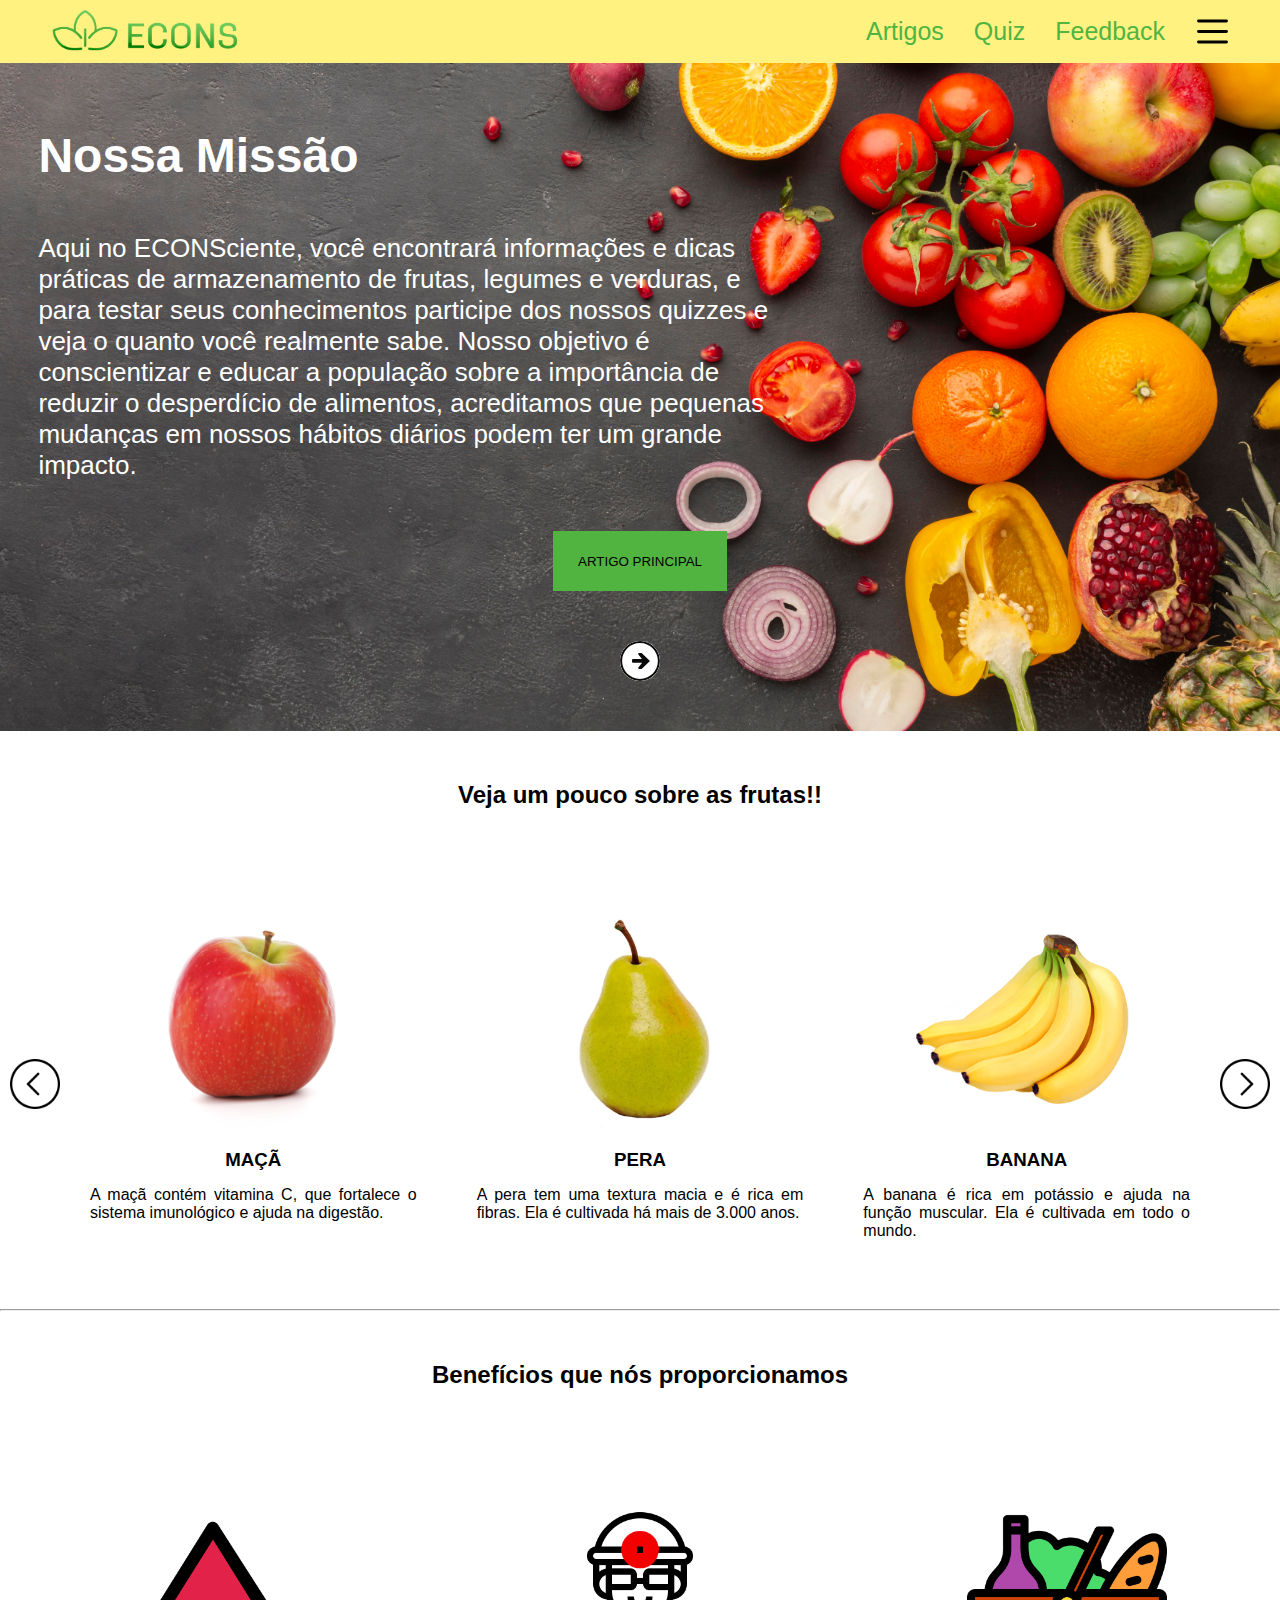
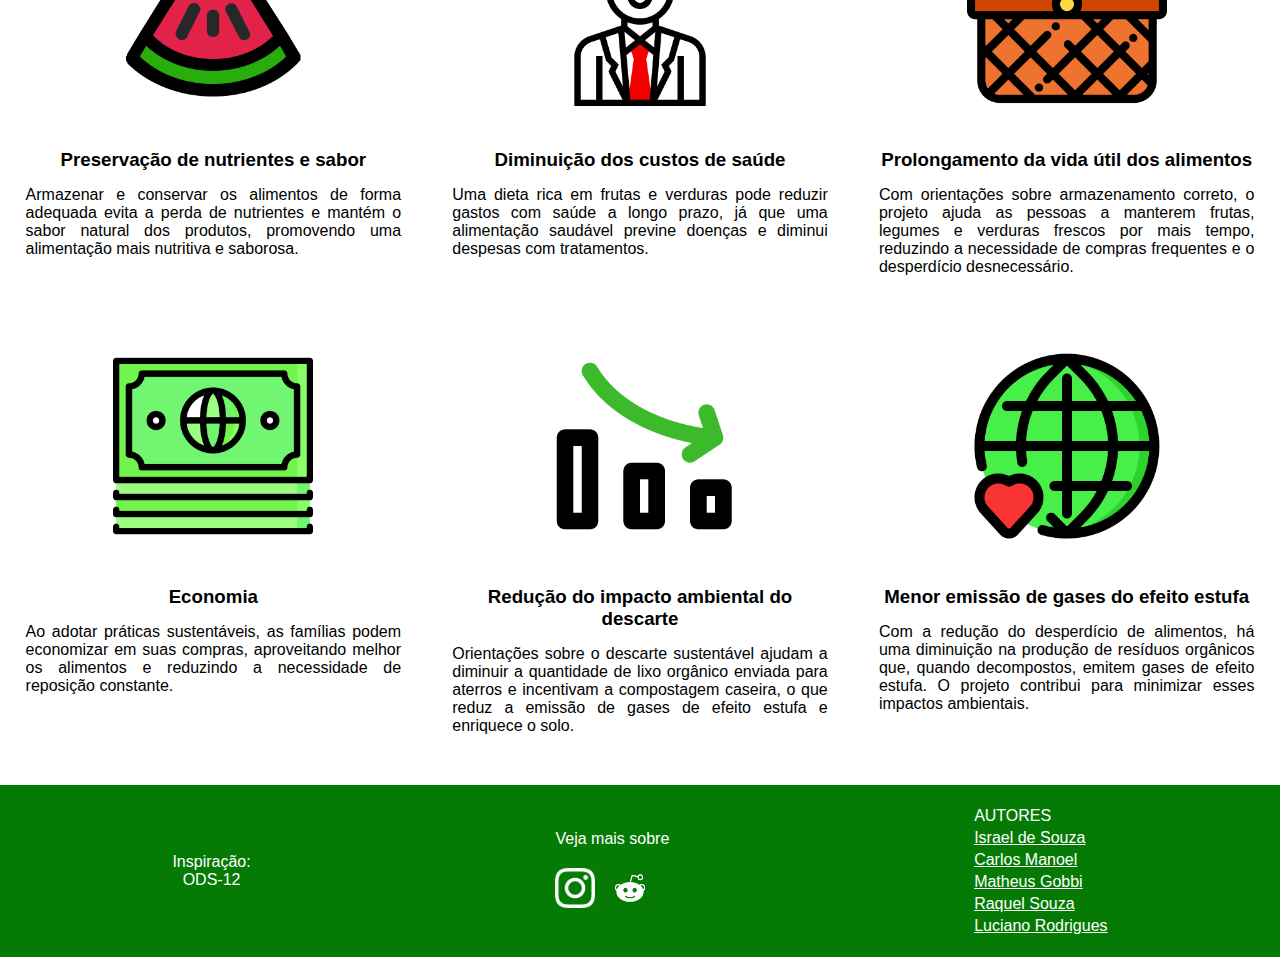
<file: index.html>
<!DOCTYPE html>
<html lang="pt-br">

<head>
    <link rel="shortcut icon" type="imagex/png" href="./assets/img/icone-logo.ico">

    <meta name="keywords" content="Frutas, Legumes, Verduras, alimento, desperdício" />
    <meta name="description" content="O website ECONSiente tem como objetivo conscientizar e educar a população sobre a importância de reduzir o desperdício de alimentos, acreditamos que pequenas mudanças em nossos hábitos diários podem ter um grande impacto." />

    <meta charset="UTF-8">
    <meta name="viewport" content="width=device-width, initial-scale=1.0">
    <title>ECONS</title>

    <link rel="stylesheet" href="./assets/style/index.css">
    <link rel="stylesheet" href="./assets/style/mainintro.css">
    <link rel="stylesheet" href="./assets/style/pontos-positivos.css">
    <link rel="stylesheet" href="./assets/style/carrossel.css">
    <link rel="stylesheet" href="./assets/style/sessao-catalogo.css">
    <link rel="stylesheet" href="./assets/style/header.css">
    <link rel="stylesheet" href="./assets/style/rodape.css">

</head>

<body>

    <header class="header">
        <div class="logo">
            <a href="./index.html"><img src="./assets/img/ECONSv2.png" alt=""></a>
        </div>

        <div>
            <nav>
                <ul>
                    <li class="nav-list-item"><a href="./artigo.html">Artigos</a></li>
                    <li class="nav-list-item"><a href="./quiz.html">Quiz</a></li>
                    <li class="nav-list-item"><a href="./feedback.html">Feedback</a></li>

                    <li class="menu-hamb">
                        <svg xmlns="http://www.w3.org/2000/svg" x="0px" y="0px" id="menu-hamb" viewBox="0 0 50 50"
                            onclick="mostrarBarraLateral()">
                            <path
                                d="M 5 8 A 2.0002 2.0002 0 1 0 5 12 L 45 12 A 2.0002 2.0002 0 1 0 45 8 L 5 8 z M 5 23 A 2.0002 2.0002 0 1 0 5 27 L 45 27 A 2.0002 2.0002 0 1 0 45 23 L 5 23 z M 5 38 A 2.0002 2.0002 0 1 0 5 42 L 45 42 A 2.0002 2.0002 0 1 0 45 38 L 5 38 z">
                            </path>
                        </svg>
                    </li>

                </ul>
            </nav>
        </div>

    </header>

    <aside id="barraLateral">
        <nav>
            <p id="veja-catalogo-menu-hamb">Veja nosso catálogo completo de</p>
            <ol>

                <a href="./artigo.html">
                    <li class="nav-list-item-aside">
                        Artigos
                    </li>
                </a>

                <a href="./quiz.html">
                    <li class="nav-list-item-aside">
                        Quiz
                    </li>
                </a>

                <a href="./feedback.html">
                    <li class="nav-list-item-aside">
                        Feedback
                    </li>
                </a>
                <a href="./frutas.html" target="_self">
                    <li>Frutas</li>
                </a>
                <a href="./legumes.html" target="_self">
                    <li>Legumes</li>
                </a>
                <a href="./verduras.html" target="_self">
                    <li>Verduras</li>
                </a>

            </ol>
        </nav>
    </aside>



    <main class="intro">
        <div class="intro-info block" id="intro-missao">
            <h1>Nossa Missão</h1>
            <p id="missao">
                Aqui no ECONSciente, você encontrará informações e dicas práticas de armazenamento de frutas, legumes e
                verduras, e para testar seus conhecimentos participe dos nossos quizzes e veja o quanto você realmente
                sabe. Nosso objetivo é conscientizar e educar a população sobre a importância de reduzir o desperdício
                de alimentos, acreditamos que pequenas mudanças em nossos hábitos diários podem ter um grande impacto.
            </p>
            <button>
            <a href="artigo.html" target="_blank">
                    ARTIGO PRINCIPAL
                </a>
                </button>
        </div>

        <div class="intro-info none" id="intro-visao">
            <h1>O que pretendemos?</h1>
            <p id="pretencao">
                Nosso propósito é incentivar o consumo consciente e ajudar a reduzir o desperdício de alimentos. Para
                isso, reunimos informações essenciais sobre como manusear, armazenar, aproveitar e descartar frutas,
                legumes e verduras. Visamos resolver a fragmentação de dados espalhados pela internet, oferecendo
                conteúdos de fácil acesso e compreensão. Com isso, você pode aprender sobre técnicas de preservação,
                condições ideais de armazenamento, como identificar alimentos estragados, aproveitar ao máximo cada
                produto e descartar de forma consciente. Além disso, incluimos um quiz interativo que permite você
                testar e aprimorar os seus conhecimentos de uma forma divertida.
            </p>
        </div>

        <!-- B O T O E S -->
        <div id="intro-btn-navegacao">
            <svg class="display-none" version="1.1" id="icon1" xmlns="http://www.w3.org/2000/svg" x="0" y="0"
                viewBox="0 0 128 128" style="enable-background:new 0 0 128 128" xml:space="preserve"
                onclick="mudarFundoPrincipal(1)">
                <path class="st2"
                    d="M64 .3C28.7.3 0 28.8 0 64s28.7 63.7 64 63.7 64-28.5 64-63.7S99.3.3 64 .3zm0 121C32.2 121.3 6.4 95.7 6.4 64 6.4 32.3 32.2 6.7 64 6.7s57.6 25.7 57.6 57.3c0 31.7-25.8 57.3-57.6 57.3zm22.4-63.7H57.6l12.3-15.2c0-2.2-1.8-3.9-3.9-3.9h-7.1L32 64l26.8 25.5H66c2.2 0 3.9-1.8 3.9-3.9L57.1 69.9h28.6c2.2 0 3.9-1.8 3.9-3.9v-4c0-2.1-1-4.4-3.2-4.4z"
                    id="left_1_" />
            </svg>
            <svg version="1.1" id="icon2" xmlns="http://www.w3.org/2000/svg" x="0" y="0" viewBox="0 0 128 128"
                onclick="mudarFundoPrincipal(2)" style="enable-background:new 0 0 128 128" xml:space="preserve">
                <style>
                    .st0 {
                        display: none
                    }

                    .st1 {
                        display: inline
                    }

                    .st2 {
                        fill: #0a0a0a
                    }
                </style>
                <g id="row2_1_">
                    <g id="_x33__3_">
                        <path class="st2"
                            d="M64 .3C28.8.3.3 28.8.3 64s28.5 63.7 63.7 63.7 63.7-28.5 63.7-63.7S99.2.3 64 .3zm0 121C32.3 121.3 6.7 95.7 6.7 64 6.7 32.3 32.3 6.7 64 6.7c31.7 0 57.3 25.7 57.3 57.3 0 31.7-25.6 57.3-57.3 57.3zm-2-82.8c-2.2 0-3.9 1.8-3.9 3.9l12.2 15.2H41.7c-2.2 0-3.2 2.2-3.2 4.4v4c0 2.2 1.8 3.9 3.9 3.9h28.4L58.1 85.6c0 2.2 1.8 3.9 3.9 3.9h7.1L95.8 64 69.1 38.5H62z"
                            id="right_1_" />
                    </g>
                </g>
            </svg>
        </div>
    </main>

    <h2 class="center carrossel-title">
        Veja um pouco sobre <span id="alimentoAtual"></span>
    </h2>

    <section id="carrossel">

        <div>
            <button class="arrow-carrossel esq" onclick="anteriorExibicao()"></button>
        </div>

        <!-- FRUTAS -->

        <!-- 01 - 03 -->
        <div class="flv" id="item-carrossel-01">
            <div class="flv-image" id="maca"></div>
            <h3>MAÇÃ</h3>
            <p>
                A maçã contém vitamina C, que fortalece o sistema imunológico e ajuda na digestão.
            </p>
        </div>

        <div class="flv" id="item-carrossel-02">
            <div class="flv-image" id="pera"></div>
            <h3>PERA</h3>
            <p>
                A pera tem uma textura macia e é rica em fibras. Ela é cultivada há mais de 3.000 anos.
            </p>
        </div>

        <div class="flv" id="item-carrossel-03">
            <div class="flv-image" id="banana"></div>
            <h3>BANANA</h3>
            <p>
                A banana é rica em potássio e ajuda na função muscular. Ela é cultivada em todo o mundo.
            </p>
        </div>





        <div class="flv none" id="item-carrossel-04">
            <div class="flv-image" id="kiwi"></div>
            <h3>KIWI</h3>
            <p>O kiwi é uma excelente fonte de vitamina C, ajudando a fortalecer o sistema imunológico.</p>
        </div>

        <div class="flv none" id="item-carrossel-05">
            <div class="flv-image" id="manga"></div>
            <h3>MANGA</h3>
            <p>A manga é rica em antioxidantes e vitamina A, beneficiando a saúde da pele e visão.</p>
        </div>

        <div class="flv none" id="item-carrossel-06">
            <div class="flv-image" id="melancia"></div>
            <h3>MELANCIA</h3>
            <p>
                A melancia é composta por 90% de água e é refrescante. Ela tem origens na África.
            </p>
        </div>





        <div class="flv none" id="item-carrossel-07">
            <div class="flv-image" id="pessego"></div>
            <h3>PÊSSEGO</h3>
            <p>
                O pêssego é rico em vitaminas A e C e tem origem na China.
            </p>
        </div>

        <div class="flv none" id="item-carrossel-08">
            <div class="flv-image" id="abacaxi"></div>
            <h3>ABACAXI</h3>
            <p>O abacaxi é rico em bromelina, uma enzima que ajuda na digestão e alivia inflamações.</p>
        </div>

        <div class="flv none" id="item-carrossel-09">
            <div class="flv-image" id="laranja"></div>
            <h3>LARANJA</h3>
            <p>A laranja é rica em vitamina C e pode ser usada para extrair óleos essenciais de sua casca.</p>
        </div>

        <!-- LEGUMES -->

        <div class="flv none" id="item-carrossel-10">
            <div class="flv-image" id="pepino"></div>
            <h3>PEPINO</h3>
            <p>
                O pepino é 95% água, ajudando na hidratação. Ele pertence à família das cucurbitáceas.
            </p>
        </div>

        <div class="flv none" id="item-carrossel-11">
            <div class="flv-image" id="abobora"></div>
            <h3>ABÓBORA</h3>
            <p>
                A abóbora é rica em vitamina A e antioxidantes, além de pertencer à família das cucurbitáceas.
            </p>
        </div>

        <div class="flv none" id="item-carrossel-12">
            <div class="flv-image maca" id="batata"></div>
            <h3>BATATA</h3>
            <p>
                A batata é rica em carboidratos e uma das hortaliças mais consumidas no mundo.
            </p>
        </div>





        <div class="flv none" id="item-carrossel-13">
            <div class="flv-image" id="cebola"></div>
            <h3>CEBOLA</h3>
            <p>
                A cebola é rica em antioxidantes e compostos que ajudam a fortalecer o sistema imunológico.
            </p>
        </div>

        <div class="flv none" id="item-carrossel-14">
            <div class="flv-image" id="beterraba"></div>
            <h3>BETERRABA</h3>
            <p>
                A beterraba é rica em ferro e antioxidantes, ajudando a melhorar a circulação sanguínea.
            </p>
        </div>

        <div class="flv none" id="item-carrossel-15">
            <div class="flv-image maca" id="aspargo"></div>
            <h3>ASPARGO</h3>
            <p>
                O aspargo é rico em vitaminas A, C e K, além de ser um excelente aliado para a saúde digestiva.
            </p>
        </div>





        <div class="flv none" id="item-carrossel-16">
            <div class="flv-image" id="rabanete"></div>
            <h3>RABANETE</h3>
            <p>
                O rabanete é rico em vitamina C e ajuda na digestão e desintoxicação.
            </p>
        </div>

        <div class="flv none" id="item-carrossel-17">
            <div class="flv-image" id="ervilha"></div>
            <h3>ERVILHA</h3>
            <p>
                A ervilha é rica em proteínas, fibras e vitaminas, sendo uma ótima opção para dietas equilibradas.
            </p>
        </div>

        <div class="flv none" id="item-carrossel-18">
            <div class="flv-image" id="berinjela"></div>
            <h3>BERINJELA</h3>
            <p>
                A berinjela é rica em fibras e antioxidantes, ajudando no controle do colesterol.
            </p>
        </div>

        <!-- VERDURAS -->

        <div class="flv none" id="item-carrossel-19">
            <div class="flv-image" id="alface"></div>
            <h3>ALFACE</h3>
            <p>
                A alface é rica em água e fibras, ajudando na digestão e na hidratação do corpo.
            </p>
        </div>

        <div class="flv none" id="item-carrossel-20">
            <div class="flv-image" id="couve"></div>
            <h3>COUVE</h3>
            <p>
                A couve é rica em vitaminas A, C e K, além de ser excelente para a saúde óssea e digestiva.
            </p>
        </div>

        <div class="flv none" id="item-carrossel-21">
            <div class="flv-image" id="espinafre"></div>
            <h3>ESPINAFRE</h3>
            <p>
                O espinafre é rico em ferro e antioxidantes, fortalecendo o sistema imunológico.
            </p>
        </div>




        <div class="flv none" id="item-carrossel-22">
            <div class="flv-image" id="brocolis"></div>
            <h3>BRÓCOLIS</h3>
            <p>
                O brócolis é rico em vitamina C e antioxidantes, bom para o coração e imunidade.
            </p>
        </div>

        <div class="flv none" id="item-carrossel-23">
            <div class="flv-image" id="agriao"></div>
            <h3>AGRIÃO</h3>
            <p>
                O agrião é rico em vitamina C e antioxidantes, beneficiando a pele e imunidade.
            </p>
        </div>

        <div class="flv none" id="item-carrossel-24">
            <div class="flv-image" id="repolho"></div>
            <h3>REPOLHO</h3>
            <p>
                O repolho é rico em fibras e vitamina C, ajudando na digestão e imunidade.
            </p>
        </div>

        <div class="flv none" id="item-carrossel-25">
            <div class="flv-image" id="acelga"></div>
            <h3>ACELGA</h3>
            <p>
                A acelga é rica em vitaminas A, C e K, além de cálcio e ferro, ajudando os ossos.
            </p>
        </div>

        <div class="flv none" id="item-carrossel-26">
            <div class="flv-image" id="pimentao"></div>
            <h3>ORÉGANO </h3>
            <p>
                O orégano tem antioxidantes e propriedades anti-inflamatórias, ajudando na digestão.
            </p>
        </div>

        <div class="flv none" id="item-carrossel-27">
            <div class="flv-image" id="coentro"></div>
            <h3>COENTRO</h3>
            <p>
                O coentro é rico em antioxidantes e vitaminas A e C, auxiliando na digestão e detox.
            </p>
        </div>

        <div>
            <button class="arrow-carrossel dir" onclick="proximaExibicao()"></button>
        </div>

    </section>

    <!-- ALGO PARA SEPARAR AS SESSÕES -->
    <hr>

    <h2 class="center">
        Benefícios que nós proporcionamos
    </h2>

    <section id="section-pontos-positivos">

        <div class="pontos-positivos">
            <div class="box">
                <div class="box-content">
                    <img src="./assets/img/index/watermelon-breakfast-svgrepo-com.png" alt="" srcset="">
                </div>
                <h3>Preservação de nutrientes e sabor</h3>
                <p>Armazenar e conservar os alimentos de forma adequada evita a perda de nutrientes e mantém o sabor
                    natural dos produtos, promovendo uma alimentação mais nutritiva e saborosa.</p>
            </div>

            <div class="box">
                <div class="box-content"><img src="./assets/img/index/doctor-human-svgrepo-com.png" alt="" srcset="">
                </div>
                <h3>Diminuição dos custos de saúde</h3>
                <p>Uma dieta rica em frutas e verduras pode reduzir gastos com saúde a longo prazo, já que uma
                    alimentação saudável previne doenças e diminui despesas com tratamentos.</p>
            </div>

            <div class="box">
                <div class="box-content ">
                    <img src="./assets/img/index/basket-picnic-svgrepo-com.png" alt="" srcset="">
                </div>
                <h3>Prolongamento da vida útil dos alimentos</h3>
                <p>Com orientações sobre armazenamento correto, o projeto ajuda as pessoas a manterem frutas, legumes e
                    verduras frescos por mais tempo, reduzindo a necessidade de compras frequentes e o desperdício
                    desnecessário.</p>
            </div>

            <div class="box">
                <div class="box-content"><img src="./assets/img/index/economy-svgrepo-com.png" alt="" srcset=""></div>
                <h3>Economia</h3>
                <p>Ao adotar práticas sustentáveis, as famílias podem economizar em suas compras, aproveitando melhor os
                    alimentos e reduzindo a necessidade de reposição constante.</p>
            </div>

            <div class="box">
                <div class="box-content ">
                    <img src="./assets/img/index/chart-column-low-svgrepo-com.png" alt="" srcset="">
                </div>
                <h3>Redução do impacto ambiental do descarte</h3>
                <p>Orientações sobre o descarte sustentável ajudam a diminuir a quantidade de lixo orgânico enviada para
                    aterros e incentivam a compostagem caseira, o que reduz a emissão de gases de efeito estufa e
                    enriquece o solo.</p>
            </div>

            <div class="box">
                <div class="box-content">
                    <img src="./assets/img/index/enviroment-green-love-planet-save-world-svgrepo-com.png" alt=""
                        srcset="">
                </div>
                <h3>Menor emissão de gases do efeito estufa</h3>
                <p>Com a redução do desperdício de alimentos, há uma diminuição na produção de resíduos orgânicos que,
                    quando decompostos, emitem gases de efeito estufa. O projeto contribui para minimizar esses impactos
                    ambientais.</p>
            </div>

        </div>





    </section>


    <footer class="rodape">

        <div class="link-footer">
            <p>Inspiração:</p>
            <p><a href="https://brasil.un.org/pt-br/sdgs/12" target="_blank">ODS-12</a></p>
        </div>

        <div>

            <div>
                <div>
                    Veja mais sobre
                </div>

                <div class="icones-rodape">
                    <a href="http://www.instagram.com/ec0ns_" target="_blank" rel="noopener noreferrer"><img
                            src="assets/img/insta.png" alt=""></a>

                    <a href="https://www.reddit.com/user/Ec0nsciente/" target="_blank"><img src="assets/img/red.png"
                            alt=""></a>
                </div>

            </div>
        </div>


        <div>
            <ul>
                <li class="fonte-bold">AUTORES </li>
                <li><a class="semEstiloAncora" href="https://github.com/israelsouza" target="_blank"
                        rel="noopener noreferrer">Israel de Souza</a> </li>
                <li><a class="semEstiloAncora" href="https://github.com/Dippshit" target="_blank">Carlos Manoel</a>
                </li>
                <li><a class="semEstiloAncora" href="https://github.com/TakiG13" target="_blank">Matheus Gobbi</a> </li>
                <li><a class="semEstiloAncora" href="https://github.com/RaquelSK" target="_blank">Raquel Souza</a> </li>
                <li><a class="semEstiloAncora" href="https://github.com/LucianoVitor" target="_blank"
                        rel="noopener noreferrer">Luciano Rodrigues</a> </li>
            </ul>
        </div>

    </footer>


    <script src="./assets/js/index.js"></script>
    <script src="./assets/js/exibirMenu.js"></script>
</body>

</html>
</file>
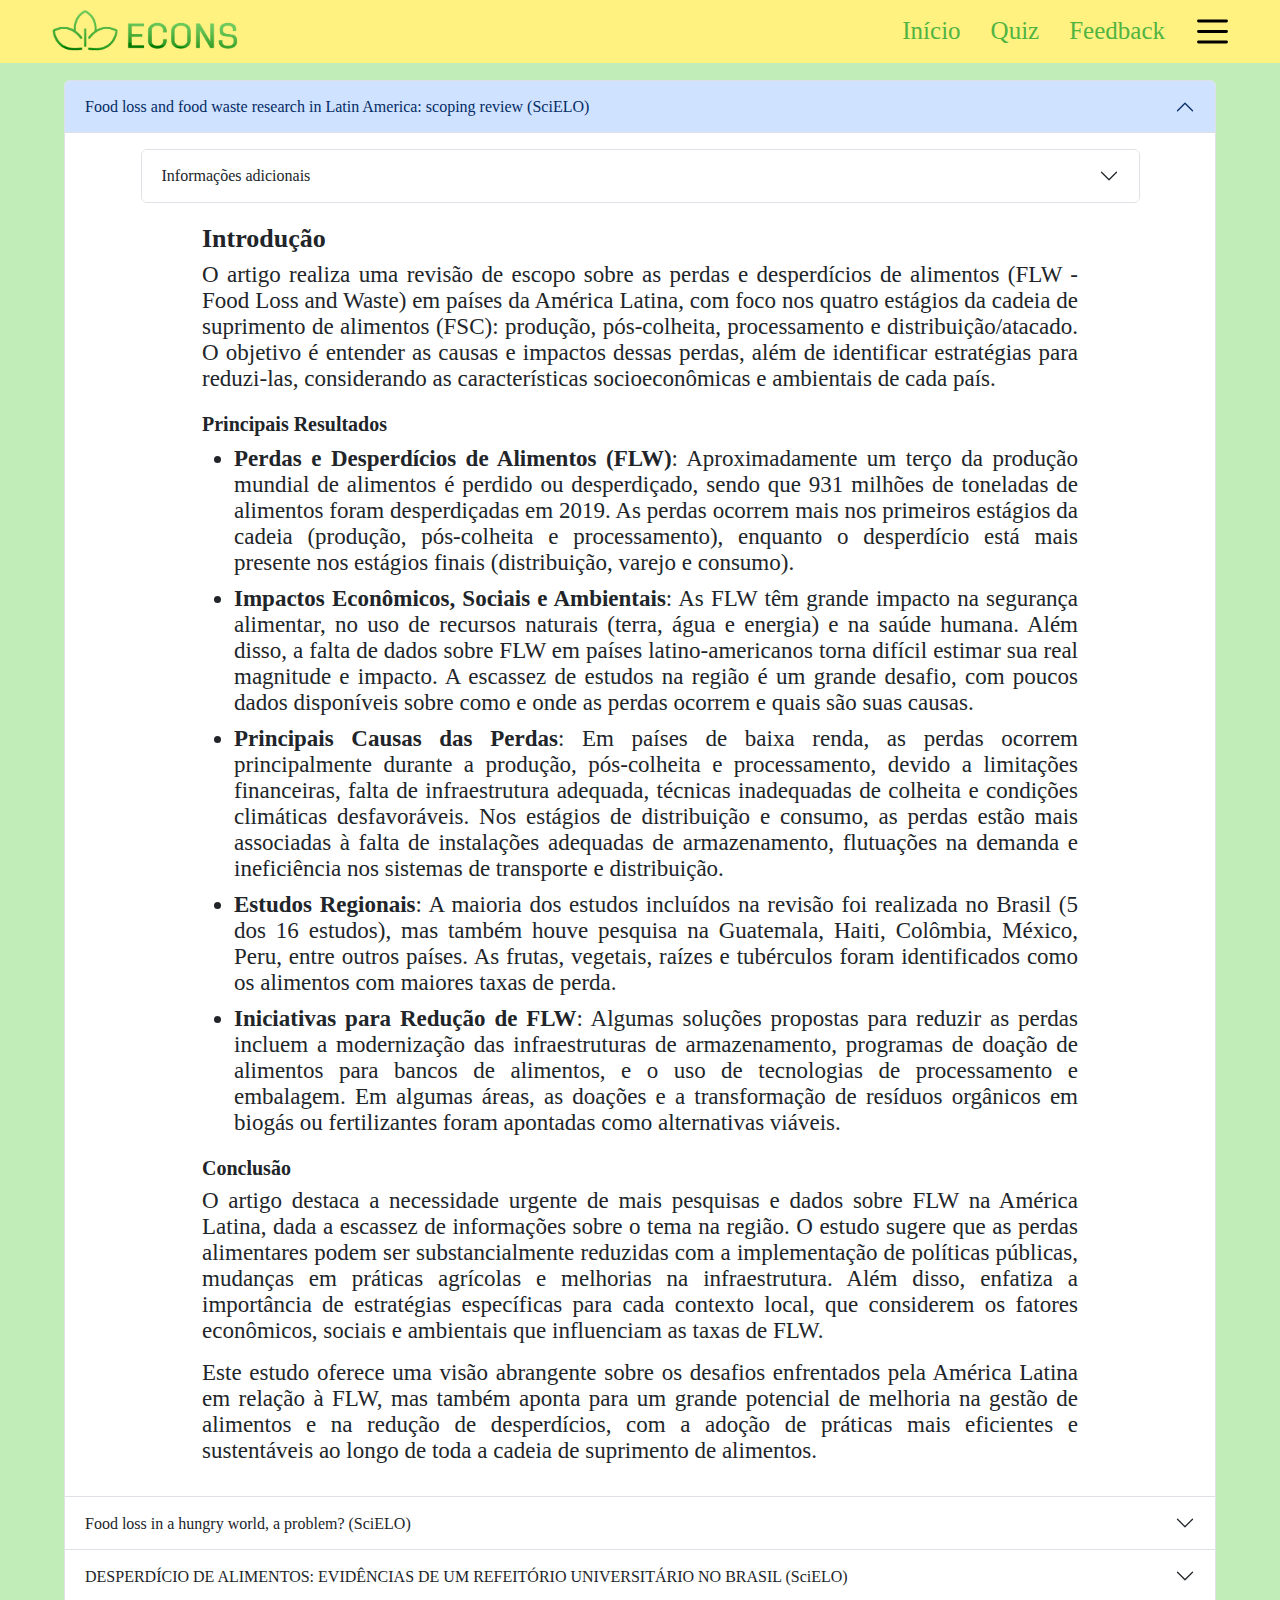
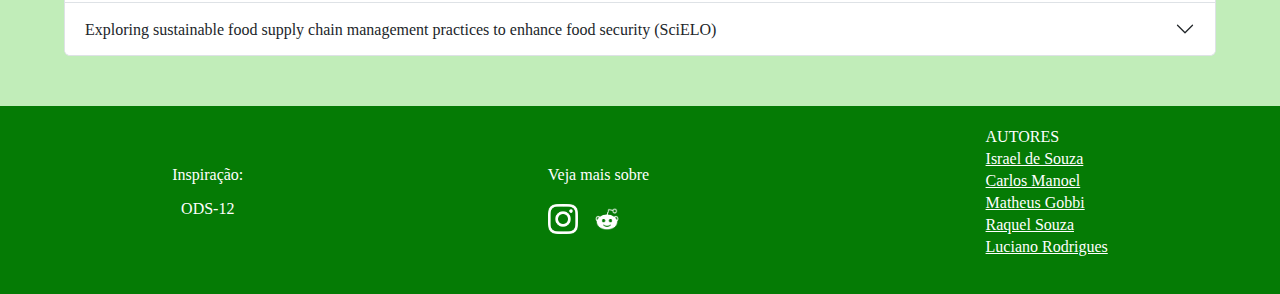
<file: artigo.html>
<!DOCTYPE html>
<html lang="pt-br">

<head>
    <link rel="shortcut icon" type="imagex/png" href="./assets/img/icone-logo.ico" />

    <meta name="keywords" content="Frutas, Legumes, Verduras, alimento, desperdício" />
    <meta name="description" content="Esta página serve para destacar pesquisas relevantes a respeito da importancia sobre o tema." />

    <meta charset="UTF-8" />
    <meta name="viewport" content="width=device-width, initial-scale=1.0" />
    <title>Artigos</title>

    <link rel="stylesheet" href="./assets/style/header.css" />
    <link rel="stylesheet" href="./assets/style/rodape.css" />
    <link rel="stylesheet" href="./assets/style/article.css" />

    <link href="./assets/style/bootstrap/bootstrap.min.css" rel="stylesheet" crossorigin="anonymous" />
</head>

<body>
    <header class="header">
        <div class="logo">
            <a href="./index.html"><img src="./assets/img/ECONSv2.png" alt="" /></a>
        </div>

        <div>
            <nav>
                <ul>
                    <li class="nav-list-item"><a href="./index.html">Início</a></li>
                    <li class="nav-list-item"><a href="./quiz.html">Quiz</a></li>
                    <li class="nav-list-item">
                        <a href="./feedback.html">Feedback</a>
                    </li>
                    <li class="menu-hamb">
                        <svg xmlns="http://www.w3.org/2000/svg" x="0px" y="0px" id="menu-hamb" viewBox="0 0 50 50"
                            onclick="mostrarBarraLateral()">
                            <path
                                d="M 5 8 A 2.0002 2.0002 0 1 0 5 12 L 45 12 A 2.0002 2.0002 0 1 0 45 8 L 5 8 z M 5 23 A 2.0002 2.0002 0 1 0 5 27 L 45 27 A 2.0002 2.0002 0 1 0 45 23 L 5 23 z M 5 38 A 2.0002 2.0002 0 1 0 5 42 L 45 42 A 2.0002 2.0002 0 1 0 45 38 L 5 38 z">
                            </path>
                        </svg>
                    </li>
                </ul>
            </nav>
        </div>
    </header>

    <aside id="barraLateral">
        <nav>
            <p id="veja-catalogo-menu-hamb">Veja nosso catálogo completo de</p>
            <ol>
                <a href="./index.html">
                    <li class="nav-list-item-aside">Início</li>
                </a>

                <a href="./quiz.html">
                    <li class="nav-list-item-aside">Quiz</li>
                </a>

                <a href="./feedback.html">
                    <li class="nav-list-item-aside">Feedback</li>
                </a>
                <a href="./frutas.html" target="_self">
                    <li>Frutas</li>
                </a>
                <a href="./legumes.html" target="_self">
                    <li>Legumes</li>
                </a>
                <a href="./verduras.html" target="_self">
                    <li>Verduras</li>
                </a>
            </ol>
        </nav>
    </aside>

    <main>
        <div class="accordion" id="accordionPanelsStayOpenExample">
            <div class="accordion-item">
                <h3 class="accordion-header">
                    <button class="accordion-button" type="button" data-bs-toggle="collapse"
                        data-bs-target="#panelsStayOpen-collapseOne" aria-expanded="true"
                        aria-controls="panelsStayOpen-collapseOne">
                        Food loss and food waste research in Latin America: scoping review
                        (SciELO)
                    </button>
                </h3>
                <div id="panelsStayOpen-collapseOne" class="accordion-collapse collapse show">
                    <div class="accordion-body">
                        <div class="accordion-item">
                            <h3 class="accordion-header">
                                <button class="accordion-button collapsed" type="button" data-bs-toggle="collapse"
                                    data-bs-target=".keywords" aria-expanded="false" aria-controls="keywords">
                                    Informações adicionais
                                </button>
                            </h3>
                            <div class="accordion-collapse collapse keywords">
                                <div class="accordion-body">
                                    <div>
                                        <strong>Autores:</strong>

                                        <ul>
                                            <li>Bruna Vieira de Lima Costa</li>
                                            <li>Nayhanne Gomes Cordeiro</li>
                                            <li>Victória Bortolosso Bocardi</li>
                                            <li>Gislene Regina Fernandes</li>
                                            <li>Simone Cardoso Lisboa Pereira</li>
                                            <li>Rafael Moreira Claro</li>
                                            <li>Camila Kümmel Duarte</li>
                                        </ul>
                                    </div>

                                    <div>
                                        <p>
                                            Para mais detalhes das informações, visite o artigo
                                            clicando
                                            <a href="https://www.scielosp.org/article/csc/2024.v29n10/e04532023/"
                                                target="_blank">aqui</a>
                                        </p>
                                    </div>
                                </div>
                            </div>
                        </div>

                        <article class="conteudo-pesquisa container">
                            <section>
                                <h2>Introdução</h2>
                                <p>
                                    O artigo realiza uma revisão de escopo sobre as perdas e
                                    desperdícios de alimentos (FLW - Food Loss and Waste) em
                                    países da América Latina, com foco nos quatro estágios da
                                    cadeia de suprimento de alimentos (FSC): produção,
                                    pós-colheita, processamento e distribuição/atacado. O
                                    objetivo é entender as causas e impactos dessas perdas, além
                                    de identificar estratégias para reduzi-las, considerando as
                                    características socioeconômicas e ambientais de cada país.
                                </p>
                            </section>

                            <section>
                                <h3>Principais Resultados</h3>
                                <ul>
                                    <li>
                                        <strong>Perdas e Desperdícios de Alimentos (FLW)</strong>:
                                        Aproximadamente um terço da produção mundial de alimentos
                                        é perdido ou desperdiçado, sendo que 931 milhões de
                                        toneladas de alimentos foram desperdiçadas em 2019. As
                                        perdas ocorrem mais nos primeiros estágios da cadeia
                                        (produção, pós-colheita e processamento), enquanto o
                                        desperdício está mais presente nos estágios finais
                                        (distribuição, varejo e consumo).
                                    </li>
                                    <li>
                                        <strong>Impactos Econômicos, Sociais e Ambientais</strong>: As FLW têm grande
                                        impacto na segurança
                                        alimentar, no
                                        uso de recursos naturais (terra, água e energia) e na
                                        saúde humana. Além disso, a falta de dados sobre FLW em
                                        países latino-americanos torna difícil estimar sua real
                                        magnitude e impacto. A escassez de estudos na região é um
                                        grande desafio, com poucos dados disponíveis sobre como e
                                        onde as perdas ocorrem e quais são suas causas.
                                    </li>
                                    <li>
                                        <strong>Principais Causas das Perdas</strong>: Em países
                                        de baixa renda, as perdas ocorrem principalmente durante a
                                        produção, pós-colheita e processamento, devido a
                                        limitações financeiras, falta de infraestrutura adequada,
                                        técnicas inadequadas de colheita e condições climáticas
                                        desfavoráveis. Nos estágios de distribuição e consumo, as
                                        perdas estão mais associadas à falta de instalações
                                        adequadas de armazenamento, flutuações na demanda e
                                        ineficiência nos sistemas de transporte e distribuição.
                                    </li>
                                    <li>
                                        <strong>Estudos Regionais</strong>: A maioria dos estudos
                                        incluídos na revisão foi realizada no Brasil (5 dos 16
                                        estudos), mas também houve pesquisa na Guatemala, Haiti,
                                        Colômbia, México, Peru, entre outros países. As frutas,
                                        vegetais, raízes e tubérculos foram identificados como os
                                        alimentos com maiores taxas de perda.
                                    </li>
                                    <li>
                                        <strong>Iniciativas para Redução de FLW</strong>: Algumas
                                        soluções propostas para reduzir as perdas incluem a
                                        modernização das infraestruturas de armazenamento,
                                        programas de doação de alimentos para bancos de alimentos,
                                        e o uso de tecnologias de processamento e embalagem. Em
                                        algumas áreas, as doações e a transformação de resíduos
                                        orgânicos em biogás ou fertilizantes foram apontadas como
                                        alternativas viáveis.
                                    </li>
                                </ul>
                            </section>

                            <section>
                                <h3>Conclusão</h3>
                                <p>
                                    O artigo destaca a necessidade urgente de mais pesquisas e
                                    dados sobre FLW na América Latina, dada a escassez de
                                    informações sobre o tema na região. O estudo sugere que as
                                    perdas alimentares podem ser substancialmente reduzidas com
                                    a implementação de políticas públicas, mudanças em práticas
                                    agrícolas e melhorias na infraestrutura. Além disso,
                                    enfatiza a importância de estratégias específicas para cada
                                    contexto local, que considerem os fatores econômicos,
                                    sociais e ambientais que influenciam as taxas de FLW.
                                </p>
                                <p>
                                    Este estudo oferece uma visão abrangente sobre os desafios
                                    enfrentados pela América Latina em relação à FLW, mas também
                                    aponta para um grande potencial de melhoria na gestão de
                                    alimentos e na redução de desperdícios, com a adoção de
                                    práticas mais eficientes e sustentáveis ao longo de toda a
                                    cadeia de suprimento de alimentos.
                                </p>
                            </section>
                        </article>
                    </div>
                </div>
            </div>

            <div class="accordion-item">
                <h3 class="accordion-header">
                    <button class="accordion-button collapsed" type="button" data-bs-toggle="collapse"
                        data-bs-target="#panelsStayOpen-collapseTwo" aria-expanded="false"
                        aria-controls="panelsStayOpen-collapseTwo">
                        Food loss in a hungry world, a problem? (SciELO)
                    </button>
                </h3>
                <div id="panelsStayOpen-collapseTwo" class="accordion-collapse collapse">
                    <div class="accordion-body">
                        <div class="accordion-item">
                            <h3 class="accordion-header">
                                <button class="accordion-button collapsed" type="button" data-bs-toggle="collapse"
                                    data-bs-target="#panelsStayOpen-collapseTwo-keywords" aria-expanded="false"
                                    aria-controls="panelsStayOpen-collapseTwo-keywords">
                                    Informações adicionais
                                </button>
                            </h3>
                            <div id="panelsStayOpen-collapseTwo-keywords" class="accordion-collapse collapse">
                                <div class="accordion-body">
                                    <div>
                                        <strong>Autores:</strong>

                                        <ul>
                                            <li>Natalia Martínez Z.</li>
                                            <li>Zoila Menacho P.</li>
                                            <li>Fabio Pachón-Ariza</li>
                                        </ul>
                                    </div>

                                    <div>
                                        <p>
                                            Para mais detalhes das informações, visite o artigo
                                            clicando
                                            <a href="http://www.scielo.org.co/scielo.php?script=sci_arttext&pid=S0120-99652014000200016&lang=pt"
                                                target="_blank">aqui</a>
                                        </p>
                                    </div>
                                </div>
                            </div>
                        </div>

                        <article class="container">
                            <h2>Resumo do Artigo sobre Desperdício de Alimentos</h2>
                            <p>
                                Este artigo aborda as causas do desperdício de alimentos ao
                                longo da cadeia de suprimentos alimentares, destacando as
                                diferenças nas etapas de perda entre países desenvolvidos e em
                                desenvolvimento. Os dados apresentados indicam que as perdas
                                são significativas nas fases iniciais da cadeia alimentar,
                                como o cultivo, colheita e pós-colheita, em países em
                                desenvolvimento. Já em países desenvolvidos, o desperdício é
                                mais concentrado na fase de consumo, devido ao comportamento e
                                à conscientização dos consumidores.
                            </p>

                            <h3>Fases da Cadeia Alimentar e Causas de Perda</h3>
                            <p>
                                A cadeia de fornecimento de alimentos é composta por várias
                                fases, incluindo produção, pós-colheita, processamento,
                                transporte, venda e consumo. Cada uma dessas fases apresenta
                                diferentes causas e níveis de desperdício, dependendo do grau
                                de desenvolvimento do país. Em países em desenvolvimento, as
                                perdas são frequentemente causadas por infraestruturas
                                deficientes, falta de tecnologia e recursos econômicos
                                limitados para melhorar o processo. Por outro lado, em países
                                desenvolvidos, o desperdício ocorre principalmente durante o
                                consumo, em parte devido à cultura de abundância e à falta de
                                percepção sobre o valor dos alimentos.
                            </p>

                            <h3>
                                Comparações entre Países Desenvolvidos e em Desenvolvimento
                            </h3>
                            <p>
                                Os países desenvolvidos, como os EUA, Reino Unido e países da
                                Europa, enfrentam desperdício principalmente nas fases de
                                consumo e venda. Fatores como a preferência por alimentos
                                esteticamente perfeitos e a abundância de opções em mercados e
                                restaurantes contribuem para isso. Além disso, hábitos como o
                                excesso de porções em buffets e a compra de alimentos em
                                excesso, com prazos de validade próximos, resultam em uma
                                grande quantidade de desperdício.
                            </p>
                            <p>
                                Em contraste, países em desenvolvimento, como os da África,
                                Ásia e América Latina, sofrem perdas maiores nas fases
                                iniciais da cadeia, como o cultivo, colheita e pós-colheita,
                                devido à falta de infraestrutura adequada para armazenagem e
                                transporte, além de condições climáticas desfavoráveis. Essas
                                perdas podem ser evitadas com melhorias simples em técnicas
                                agrícolas e melhores condições de armazenamento e transporte.
                            </p>

                            <h3>Impactos Econômicos e Ambientais</h3>
                            <p>
                                O desperdício de alimentos não traz apenas perdas econômicas
                                significativas para os stakeholders da cadeia de fornecimento,
                                mas também impactos ambientais, como a emissão de metano
                                durante a decomposição de alimentos descartados. Além disso, a
                                perda de alimentos também implica no desperdício de recursos
                                naturais e energia, o que agrava ainda mais a crise ambiental.
                            </p>

                            <h3>Alternativas e Soluções</h3>
                            <p>
                                Diversas iniciativas têm sido tomadas por organizações não
                                governamentais (ONGs) e outras entidades para reduzir o
                                desperdício de alimentos, incluindo a redistribuição de
                                alimentos excedentes para populações vulneráveis. Programas
                                como o FareShare no Reino Unido e o ABACO na Colômbia têm como
                                objetivo fornecer alimentos ainda comestíveis para aqueles em
                                situação de insegurança alimentar. Além disso, estratégias
                                como o uso de alimentos desperdiçados para alimentação animal,
                                para fins industriais ou para compostagem estão sendo
                                exploradas.
                            </p>
                            <p>
                                Para resolver o problema de desperdício em casa, é essencial
                                educar os consumidores sobre a importância de evitar
                                desperdícios. Isso inclui práticas como comprar apenas o
                                necessário, armazenar alimentos adequadamente, e repensar a
                                ideia de que alimentos "feios" ou imperfeitos não são
                                consumíveis. A mudança nos hábitos dos consumidores é a chave
                                para transformar toda a cadeia de fornecimento de alimentos,
                                incentivando a adoção de práticas mais sustentáveis.
                            </p>

                            <h3>Conclusão</h3>
                            <p>
                                O desperdício de alimentos é um problema complexo que varia em
                                diferentes fases da cadeia alimentar, dependendo do nível de
                                desenvolvimento do país. As perdas são especialmente altas em
                                países em desenvolvimento devido a questões estruturais,
                                enquanto nos países desenvolvidos, o desperdício é mais uma
                                questão de hábitos de consumo e falta de conscientização. Para
                                resolver esse problema, é essencial envolver os consumidores e
                                promover mudanças nos comportamentos alimentares, ao mesmo
                                tempo em que se investe em melhorias nas fases iniciais da
                                cadeia de produção.
                            </p>
                        </article>
                    </div>
                </div>
            </div>

            <div class="accordion-item">
                <h3 class="accordion-header">
                    <button class="accordion-button collapsed" type="button" data-bs-toggle="collapse"
                        data-bs-target="#panelsStayOpen-collapseThree" aria-expanded="false"
                        aria-controls="panelsStayOpen-collapseThree">
                        DESPERDÍCIO DE ALIMENTOS: EVIDÊNCIAS DE UM REFEITÓRIO UNIVERSITÁRIO NO BRASIL (SciELO)
                    </button>
                </h3>
                <div id="panelsStayOpen-collapseThree" class="accordion-collapse collapse">
                    <div class="accordion-body">


                        <div class="accordion-item">
                            <h3 class="accordion-header">
                                <button class="accordion-button collapsed" type="button" data-bs-toggle="collapse"
                                    data-bs-target="#panelsStayOpen-collapseThree-keywords" aria-expanded="false"
                                    aria-controls="panelsStayOpen-collapseThree-keywords">
                                    Informações adicionais
                                </button>
                            </h3>
                            <div id="panelsStayOpen-collapseThree-keywords" class="accordion-collapse collapse">
                                <div class="accordion-body">

                                    <div>
                                        <strong>Autores:</strong>

                                        <ul>
                                            <li>SCIMAGO INSTITUTIONS RANKINGS</li>
                                        </ul>
                                    </div>

                                    <div>
                                        <p>
                                            Para mais detalhes das informações, visite o artigo
                                            clicando
                                            <a href="https://www.scielo.br/j/rae/a/RDYrRkHfXXvq6NLNhTgNrsG/?lang=pt#"
                                                target="_blank">aqui</a>
                                        </p>

                                    </div>
                                </div>
                            </div>



                        </div>


                        <article class="container">
                            <h2>Resumo do Estudo sobre Desperdício de Alimentos em Refeitórios Universitários</h2>

                            <p>Este estudo investiga o desperdício de alimentos em um refeitório de uma universidade
                                brasileira, com foco em entender as causas e identificar possíveis intervenções para
                                reduzir esse desperdício. A pesquisa envolveu a análise de 342 consumidores em três dias
                                de coleta de dados, considerando as variáveis relacionadas ao desperdício, como
                                características sensoriais dos alimentos (sabor, cheiro, aparência, textura,
                                temperatura) e o tipo de recipiente utilizado (bandeja ou prato).</p>

                            <h3>Resultados Principais:</h3>
                            <ul>
                                <li>A quantidade média de desperdício foi de 68g por consumidor, um valor superior ao
                                    considerado aceitável na literatura (7 a 25g), mas semelhante a outros estudos
                                    realizados em refeitórios universitários no Brasil.</li>
                                <li>O desperdício não apresentou diferenças significativas entre consumidores masculinos
                                    e femininos, nem entre aqueles que consumiram proteínas vegetais ou animais.</li>
                                <li>A análise revelou que o uso de <strong>bandejas</strong> estava diretamente
                                    associado a um maior desperdício de alimentos, comparado ao uso de pratos. A
                                    substituição das bandejas por pratos, conforme sugerido por outros estudos, pode
                                    reduzir significativamente o desperdício.</li>
                                <li>Os fatores sensoriais (sabor, cheiro, aparência, textura e temperatura)
                                    influenciaram o comportamento dos consumidores em relação ao desperdício: quando
                                    esses aspectos eram avaliados positivamente, o desperdício era menor.</li>
                            </ul>

                            <h3>Percepções dos Consumidores:</h3>
                            <ul>
                                <li>Os consumidores apresentaram percepções mistas sobre as causas do desperdício, mas a
                                    maioria considerou o sabor, a aparência e a temperatura dos alimentos como
                                    determinantes importantes.</li>
                                <li>As melhorias na qualidade dos alimentos, especialmente em relação ao preparo,
                                    poderiam contribuir para a redução do desperdício, pois alimentos mal preparados
                                    tendem a ser mais rejeitados.</li>
                            </ul>

                            <h3>Intervenções Recomendadas:</h3>
                            <ol>
                                <li><strong>Redução do Tamanho das Porções:</strong> A redução da quantidade de
                                    alimentos servidos poderia ajudar a diminuir o desperdício, especialmente em relação
                                    à proteína.</li>
                                <li><strong>Melhoria da Qualidade dos Alimentos:</strong> Revisões periódicas da
                                    qualidade das refeições e a escolha criteriosa dos fornecedores são essenciais para
                                    garantir alimentos de melhor qualidade, reduzindo o desperdício.</li>
                                <li><strong>Eliminação das Bandejas:</strong> A substituição das bandejas por pratos
                                    poderia diminuir o desperdício, pois os consumidores tendem a pegar menos comida
                                    quando têm uma visão mais limitada do que está disponível.</li>
                                <li><strong>Campanhas de Conscientização:</strong> Informar os consumidores sobre os
                                    impactos ambientais e econômicos do desperdício alimentar pode promover uma mudança
                                    de comportamento, incentivando escolhas mais conscientes.</li>
                                <li><strong>Promoção de Flexibilidade nos Menus:</strong> Menus flexíveis que permitam
                                    aos consumidores escolher a quantidade e o tipo de alimento podem ajudar a reduzir o
                                    desperdício.</li>
                            </ol>

                            <h3>Conclusões:</h3>
                            <p>O estudo conclui que o desperdício de alimentos em refeitórios universitários tem impacto
                                econômico, ambiental e social significativo, e que intervenções simples, como a mudança
                                no formato dos pratos, podem resultar em reduções substanciais no desperdício. Futuros
                                estudos devem expandir a pesquisa para outros tipos de estabelecimentos e investigar
                                mais a fundo a relação entre superprodução de alimentos e desperdício.</p>
                        </article>


                    </div>
                </div>
            </div>

            <div class="accordion-item">
                <h3 class="accordion-header">
                    <button class="accordion-button collapsed" type="button" data-bs-toggle="collapse"
                        data-bs-target="#panelsStayOpen-collapseFour" aria-expanded="false"
                        aria-controls="panelsStayOpen-collapseFour">
                        Exploring sustainable food supply chain management practices to enhance food security (SciELO)
                    </button>
                </h3>
                <div id="panelsStayOpen-collapseFour" class="accordion-collapse collapse">
                    <div class="accordion-body">


                        <div class="accordion-item">
                            <h3 class="accordion-header">
                                <button class="accordion-button collapsed" type="button" data-bs-toggle="collapse"
                                    data-bs-target="#panelsStayOpen-collapseFour-keywords" aria-expanded="false"
                                    aria-controls="panelsStayOpen-collapseFour-keywords">
                                    Informações adicionais
                                </button>
                            </h3>
                            <div id="panelsStayOpen-collapseFour-keywords" class="accordion-collapse collapse">
                                <div class="accordion-body">

                                    <div>
                                        <strong>Autores:</strong>

                                        <ul>
                                            <li>Shakerod Munuhwa</li>
                                            <li>Progress Hove-Sibanda</li>
                                        </ul>
                                    </div>

                                    <div>
                                        <p>
                                            Para mais detalhes das informações, visite o artigo
                                            clicando
                                            <a href="https://www.scielo.org.za/scielo.php?script=sci_arttext&pid=S2310-87892024000100022&lang=pt"
                                                target="_blank">aqui</a>
                                        </p>

                                    </div>
                                </div>
                            </div>
                        </div>

                        <article class="container">
                            <h2>Resumo do Estudo sobre Gestão Sustentável da Cadeia de Suprimentos Alimentares (SFSCM)
                            </h2>

                            <h3>Extensão da Implementação das Práticas SFSCM</h3>
                            <p>
                                O estudo identificou dois grupos principais com relação à aplicação das práticas SFSCM:
                            </p>
                            <ul>
                                <li><strong>Grupo 1 (11 participantes)</strong>: Empresas que aplicam de forma
                                    consistente e abrangente as práticas SFSCM, apoiadas por associações profissionais
                                    de alimentos como ISO, HACCP e Sistemas de Gestão de Segurança Alimentar.</li>
                                <li><strong>Grupo 2 (11 participantes)</strong>: Empresas com aplicação inconsistente
                                    devido à mudança constante nas regulamentações alimentícias, altos custos
                                    (principalmente durante a pandemia de COVID-19) e desafios financeiros.</li>
                            </ul>
                            <p>
                                A principal barreira identificada foi o alto custo e a falta de financiamento,
                                especialmente durante a pandemia de COVID-19. Além disso, todos os participantes
                                concordaram sobre a importância de acordos sobre métricas de desempenho entre os
                                stakeholders para o sucesso da SFSCM.
                            </p>

                            <h3>Desafios Enfrentados pelos Stakeholders</h3>
                            <p>
                                A indústria alimentícia no Zimbábue enfrenta desafios tanto organizacionais quanto
                                macroambientais:
                            </p>
                            <ul>
                                <li><strong>Problemas organizacionais</strong>: Falta de financiamento, ausência de
                                    tecnologia adequada, falta de comprometimento da alta gestão, medições de desempenho
                                    deficientes, e baixa confiança entre os stakeholders.</li>
                                <li><strong>Desafios macroambientais</strong>: Apoio insuficiente do governo, demanda
                                    reduzida de consumidores por alimentos sustentáveis e saudáveis, corrupção, e falhas
                                    na governança da distribuição alimentar.</li>
                            </ul>
                            <p>
                                Esses desafios dificultam a adoção de práticas sustentáveis e impactam diretamente a
                                segurança alimentar e a sustentabilidade ambiental no Zimbábue.
                            </p>

                            <h3>Estratégias para Superar os Desafios</h3>
                            <p>
                                Diversas estratégias foram adotadas pelas empresas para enfrentar os obstáculos da
                                implementação de SFSCM:
                            </p>
                            <ul>
                                <li><strong>Treinamento contínuo</strong> para stakeholders internos, visando aumentar a
                                    compreensão sobre a importância da produção sustentável de alimentos.</li>
                                <li><strong>Desenvolvimento de planos de comunicação</strong> para melhorar o
                                    compartilhamento de informações entre os stakeholders.</li>
                                <li><strong>Integração das práticas SFSCM</strong> nas declarações de missão e visão das
                                    empresas, destacando o comprometimento da gestão superior com a sustentabilidade.
                                </li>
                                <li><strong>Promoção de campanhas de conscientização</strong> junto aos consumidores
                                    para incentivar a demanda por alimentos saudáveis e sustentáveis.</li>
                            </ul>

                            <h3>Resultados e Efetividade das Estratégias</h3>
                            <p>
                                A maioria dos participantes (17) relatou que ainda não implementou completamente as
                                estratégias de SFSCM, enquanto três estão em processo de resolução dos desafios. Apenas
                                dois participantes mencionaram que suas organizações observaram resultados positivos na
                                superação dos problemas relacionados à implementação de SFSCM.
                            </p>

                            <h3>Conclusões e Recomendações</h3>
                            <p>
                                O estudo conclui que, apesar das iniciativas em andamento, ainda há um longo caminho a
                                percorrer para alcançar a sustentabilidade plena na cadeia de suprimentos alimentares no
                                Zimbábue. As recomendações incluem:
                            </p>
                            <ul>
                                <li><strong>Desenvolvimento de planos de comunicação eficazes</strong> para fomentar a
                                    colaboração entre os stakeholders.</li>
                                <li><strong>Capacitação contínua</strong> dos envolvidos na cadeia de suprimentos para
                                    promover mudanças comportamentais em prol da sustentabilidade.</li>
                                <li><strong>Advocacia junto ao governo</strong> para aumentar o apoio e os recursos para
                                    a transição para práticas sustentáveis.</li>
                                <li><strong>Transparência na comunicação</strong> com todos os stakeholders e o
                                    fortalecimento da governança no setor alimentar.</li>
                            </ul>

                            <h3>Limitações e Sugestões para Pesquisas Futuras</h3>
                            <p>
                                O estudo se concentrou apenas no Zimbábue, limitando a generalização dos resultados para
                                outros contextos. Pesquisas futuras podem ampliar o escopo geográfico e metodológico
                                (utilizando métodos mistos) para obter uma visão mais abrangente e aprofundada sobre a
                                implementação das práticas SFSCM.
                            </p>

                            <h3>Conclusão</h3>
                            <p>
                                O estudo sublinha a importância da adoção de práticas SFSCM para enfrentar os desafios
                                relacionados à segurança alimentar, sustentabilidade ambiental e equidade social. Para
                                superar as barreiras identificadas, são necessárias ações estratégicas contínuas,
                                incluindo a colaboração entre stakeholders, o fortalecimento do apoio governamental e a
                                promoção de uma maior conscientização pública sobre a sustentabilidade na cadeia de
                                suprimentos alimentares.
                            </p>
                        </article>


                    </div>
                </div>
            </div>
    </main>

    <footer class="rodape">
        <div class="link-footer">
            <p>Inspiração:</p>
            <p>
                <a href="https://brasil.un.org/pt-br/sdgs/12" target="_blank">ODS-12</a>
            </p>
        </div>

        <div>
            <div>
                <div>Veja mais sobre</div>

                <div class="icones-rodape">
                    <a href="http://www.instagram.com/ec0ns_" target="_blank" rel="noopener noreferrer"><img
                            src="assets/img/insta.png" alt="" /></a>

                    <a href="https://www.reddit.com/user/Ec0nsciente/" target="_blank"><img src="assets/img/red.png"
                            alt="" /></a>
                </div>
            </div>
        </div>

        <div>
            <ul>
                <li class="fonte-bold">AUTORES</li>
                <li>
                    <a class="semEstiloAncora" href="https://github.com/israelsouza" target="_blank"
                        rel="noopener noreferrer">Israel de Souza</a>
                </li>
                <li>
                    <a class="semEstiloAncora" href="https://github.com/Dippshit" target="_blank">Carlos Manoel</a>
                </li>
                <li>
                    <a class="semEstiloAncora" href="https://github.com/TakiG13" target="_blank">Matheus Gobbi</a>
                </li>
                <li>
                    <a class="semEstiloAncora" href="https://github.com/RaquelSK" target="_blank">Raquel Souza</a>
                </li>
                <li>
                    <a class="semEstiloAncora" href="https://github.com/LucianoVitor" target="_blank"
                        rel="noopener noreferrer">Luciano Rodrigues</a>
                </li>
            </ul>
        </div>
    </footer>

    <script src="./assets/js/exibirMenu.js"></script>
</body>
<script src="https://cdn.jsdelivr.net/npm/bootstrap@5.3.3/dist/js/bootstrap.bundle.min.js"
    integrity="sha384-YvpcrYf0tY3lHB60NNkmXc5s9fDVZLESaAA55NDzOxhy9GkcIdslK1eN7N6jIeHz"
    crossorigin="anonymous"></script>

</html>
</file>
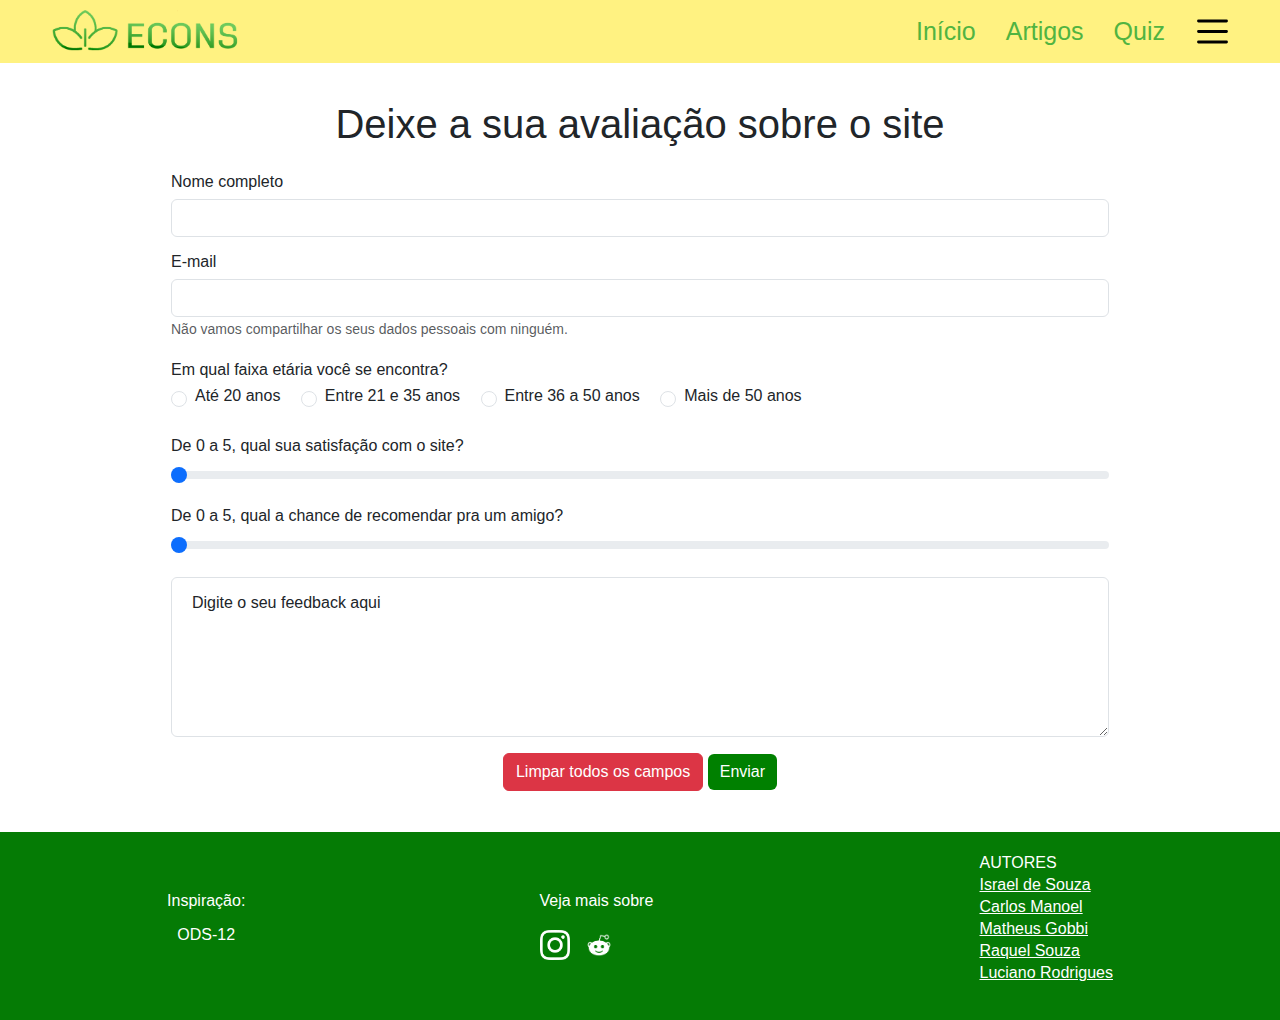
<file: feedback.html>
<!DOCTYPE html>
<html lang="pt-br">

<head>
    <link rel="shortcut icon" type="imagex/png" href="./assets/img/icone-logo.ico">
    
    <meta name="keywords" content="Frutas, Legumes, Verduras, alimento, desperdício" />
    <meta name="description" content="Preencha o nosso formulário para conhecermos melhor você, e não esqueça de deixar o seu comentário." />

    <meta charset="UTF-8">
    <meta name="viewport" content="width=device-width, initial-scale=1.0">
    <title>Feedback</title>
    
    <link rel="stylesheet" href="./assets/style/index.css">
    <link rel="stylesheet" href="./assets/style/header.css">
    <link rel="stylesheet" href="./assets/style/rodape.css">
    <link rel="stylesheet" href="./assets/style/feedback.css">

    <link href="./assets/style/bootstrap/bootstrap.min.css" rel="stylesheet" crossorigin="anonymous">
</head>

<body>

    <header class="header">
        <div class="logo">
            <a href="./index.html"><img src="./assets/img/ECONSv2.png" alt=""></a>
        </div>

        <div>
            <nav>
                <ul>
                    
                    <li class="nav-list-item">
                    <a href="./index.html">
                        Início
                    </a>
                </li>
                    
                    <li class="nav-list-item">
                    <a href="./artigo.html">
                            Artigos
                        </a>
                        </li>
                    
                    <li class="nav-list-item">
                    <a href="./quiz.html">
                            Quiz
                        </a>
                        </li>
                    <li class="menu-hamb">
                        <svg xmlns="http://www.w3.org/2000/svg" x="0px" y="0px" id="menu-hamb"
                            viewBox="0 0 50 50" onclick="mostrarBarraLateral()">
                            <path
                                d="M 5 8 A 2.0002 2.0002 0 1 0 5 12 L 45 12 A 2.0002 2.0002 0 1 0 45 8 L 5 8 z M 5 23 A 2.0002 2.0002 0 1 0 5 27 L 45 27 A 2.0002 2.0002 0 1 0 45 23 L 5 23 z M 5 38 A 2.0002 2.0002 0 1 0 5 42 L 45 42 A 2.0002 2.0002 0 1 0 45 38 L 5 38 z">
                            </path>
                        </svg>
                    </li>
                </ul>
            </nav>
        </div>

    </header>

    <aside id="barraLateral">
        <nav>
            <p id="veja-catalogo-menu-hamb">Veja nosso catálogo completo de</p>
            <ol>
                
                <a href="./index.html">
                        <li class="nav-list-item-aside">
                            Início
                        </li>
                    </a>
                
                <a href="./artigo.html">
                <li class="nav-list-item-aside">
                    Artigos
                    </li>
                </a>
                
                <a href="./quiz.html">
                <li class="nav-list-item-aside">
                    Quiz
                    </li>
                </a>
                <a href="./frutas.html" target="_self">
                    <li>Frutas</li>
                </a>
                <a href="./legumes.html" target="_self">
                    <li>Legumes</li>
                </a>
                <a href="./verduras.html" target="_self">
                    <li>Verduras</li>
                </a>

            </ol>
        </nav>
    </aside>

    <main>

        <h1>Deixe a sua avaliação sobre o site</h1>

        <form>
            <div class="mb-3 px-3">
                <label class="form-label">Nome completo</label>
                <input type="text" required class="form-control" id="nomeCompleto" aria-describedby="emailHelp">
            </div>

            <div class="mb-4 px-3">
                <label class="form-label">E-mail</label>
                <input type="email" class="form-control" id="InputEmail" aria-describedby="emailHelp" required>
                <div id="emailHelp" class="form-text">Não vamos compartilhar os seus dados pessoais com ninguém.</div>
            </div>

            <!-- data de nascimento -->

            <div class="px-3 mb-4">

                <div>
                    <label class="form-label">Em qual faixa etária você se encontra?</label>
                </div>

                <div class="form-check form-check-inline">
                    <input class="form-check-input" type="radio" name="inlineRadioOptions" id="inlineRadio1"
                        value="option1" required>
                    <label class="form-check-label" for="inlineRadio1">Até 20 anos</label>
                </div>
                <div class="form-check form-check-inline">
                    <input class="form-check-input" type="radio" name="inlineRadioOptions" id="inlineRadio2"
                        value="option2">
                    <label class="form-check-label" for="inlineRadio2">Entre 21 e 35 anos</label>
                </div>
                <div class="form-check form-check-inline">
                    <input class="form-check-input" type="radio" name="inlineRadioOptions" id="inlineRadio3"
                        value="option3">
                    <label class="form-check-label" for="inlineRadio3">Entre 36 a 50 anos</label>
                </div>
                <div class="form-check form-check-inline">
                    <input class="form-check-input" type="radio" name="inlineRadioOptions" id="inlineRadio3"
                        value="option3">
                    <label class="form-check-label" for="inlineRadio3">Mais de 50 anos</label>
                </div>
            </div>

            <!-- Avaliações -->

            <div class="mb-3 px-3">
                <label for="customRange2" class="form-label">De 0 a 5, qual sua satisfação com o site?</label>
                <input value="0" type="range" class="form-range" min="0" max="5" id="notaSatisfacao" required>
            </div>

            <div class="mb-3 px-3">
                <label for="customRange2" class="form-label">De 0 a 5, qual a chance de recomendar pra um amigo?</label>
                <input value="0" type="range" class="form-range" min="0" max="5" id="notaRecomendacao" required>
            </div>

            <!-- Feedback -->

            <div class="form-floating mb-3 px-3">
                <textarea class="form-control" placeholder="Leave a comment here" id="floatingTextarea2"
                    style="height: 160px" required></textarea>
                <label for="floatingTextarea2" class="ms-4">Digite o seu feedback aqui</label>
            </div>

            <!-- Botões -->

            <div class="box-botoes text-center mb-3 px-3">
                <button type="reset" class="btn btn-danger">Limpar todos os campos</button>
                <button type="submit" class="btn btn-primary">Enviar</button>
            </div>

        </form>



    </main>

    <footer class="rodape">

        <div class="link-footer">
            <p>Inspiração:</p>
            <p><a href="https://brasil.un.org/pt-br/sdgs/12" target="_blank">ODS-12</a></p>
        </div>

        <div>

            <div>
                <div>
                    Veja mais sobre
                </div>

                <div class="icones-rodape">
                    <a href="http://www.instagram.com/ec0ns_" target="_blank" rel="noopener noreferrer"><img
                            src="assets/img/insta.png" alt=""></a>

                    <a href="https://www.reddit.com/user/Ec0nsciente/" target="_blank"><img src="assets/img/red.png"
                            alt=""></a>
                </div>

            </div>
        </div>


        <div>
            <ul>
                <li class="fonte-bold">AUTORES </li>
                <li><a class="semEstiloAncora" href="https://github.com/israelsouza" target="_blank"
                        rel="noopener noreferrer">Israel de Souza</a> </li>
                <li><a class="semEstiloAncora" href="https://github.com/Dippshit" target="_blank">Carlos Manoel</a>
                </li>
                <li><a class="semEstiloAncora" href="https://github.com/TakiG13" target="_blank">Matheus Gobbi</a> </li>
                <li><a class="semEstiloAncora" href="https://github.com/RaquelSK" target="_blank">Raquel Souza</a> </li>
                <li><a class="semEstiloAncora" href="https://github.com/LucianoVitor" target="_blank"
                        rel="noopener noreferrer">Luciano Rodrigues</a> </li>
            </ul>
        </div>

    </footer>


    <script src="https://cdn.jsdelivr.net/npm/bootstrap@5.3.3/dist/js/bootstrap.bundle.min.js"
        integrity="sha384-YvpcrYf0tY3lHB60NNkmXc5s9fDVZLESaAA55NDzOxhy9GkcIdslK1eN7N6jIeHz"
        crossorigin="anonymous"></script>
    <script src="./assets/js/exibirMenu.js"></script>
</body>
<script src="./assets/js/form.js">

    

</script>
</html>
</file>
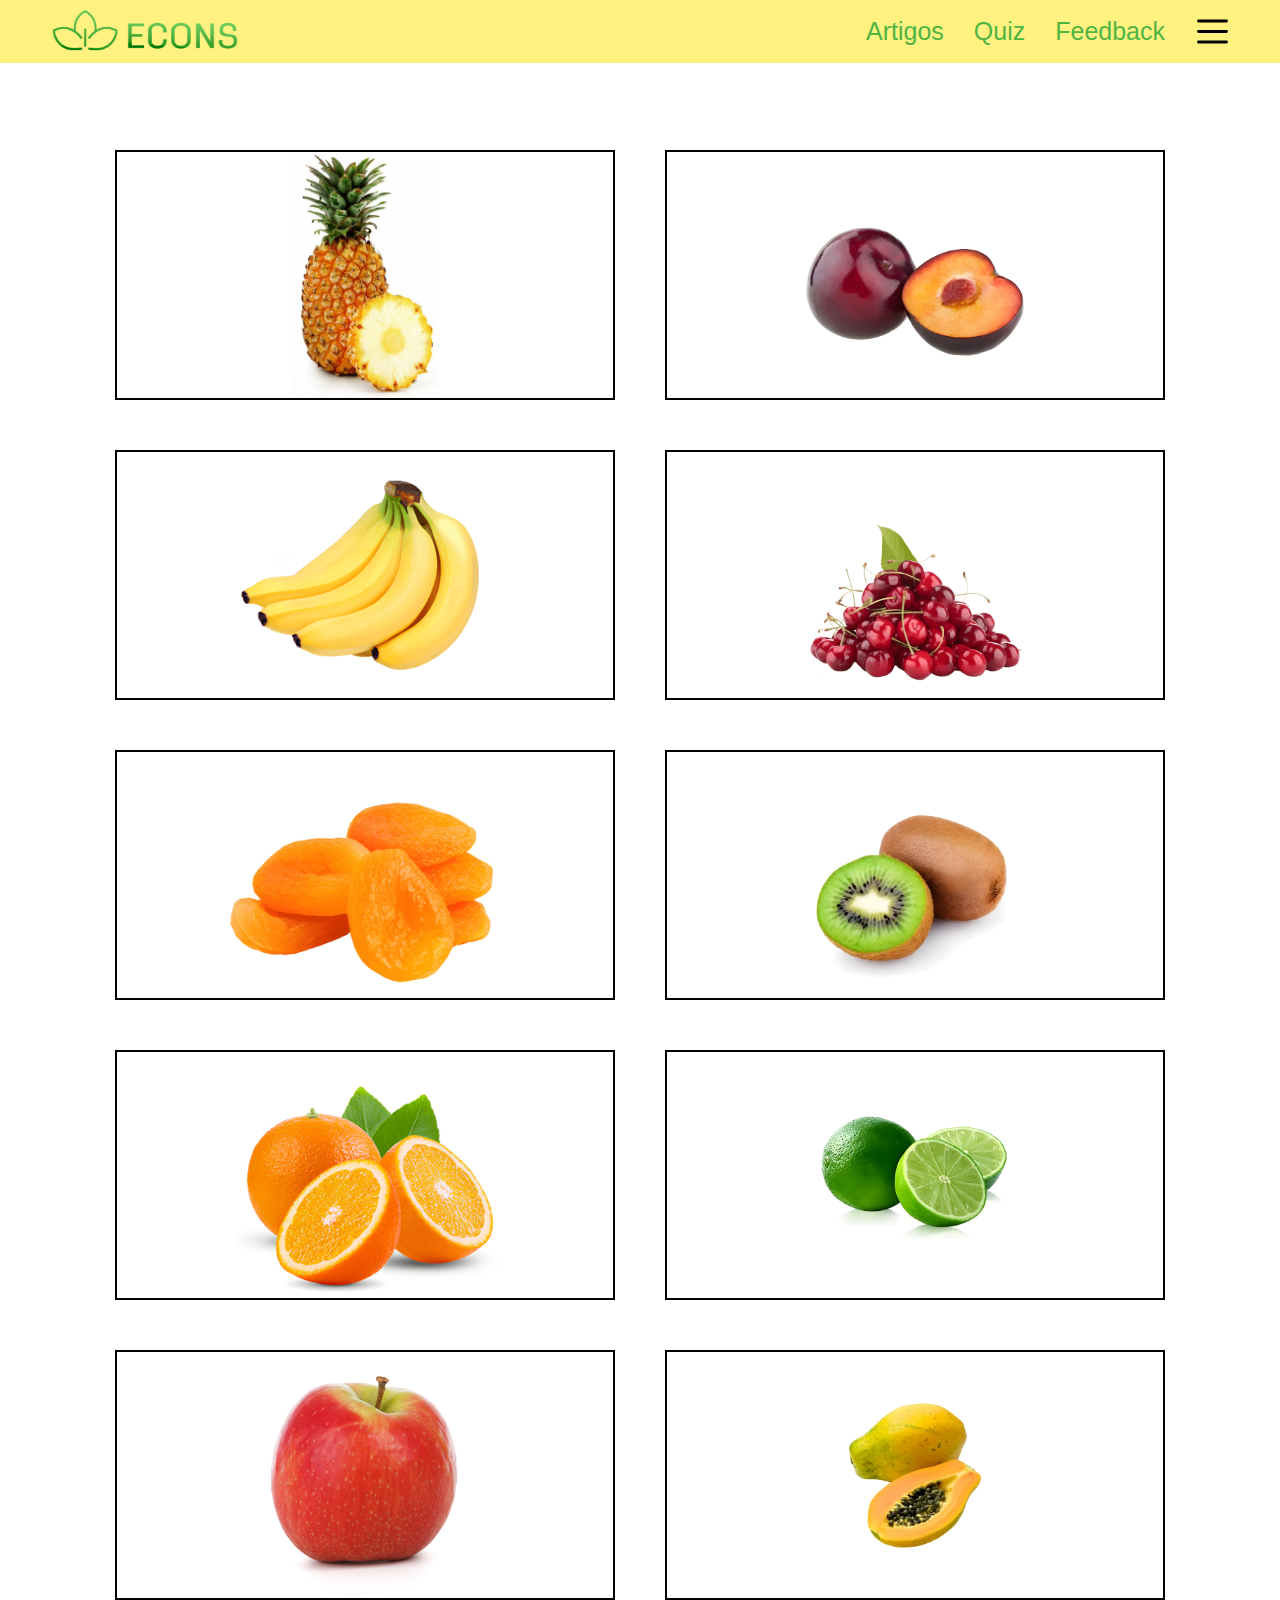
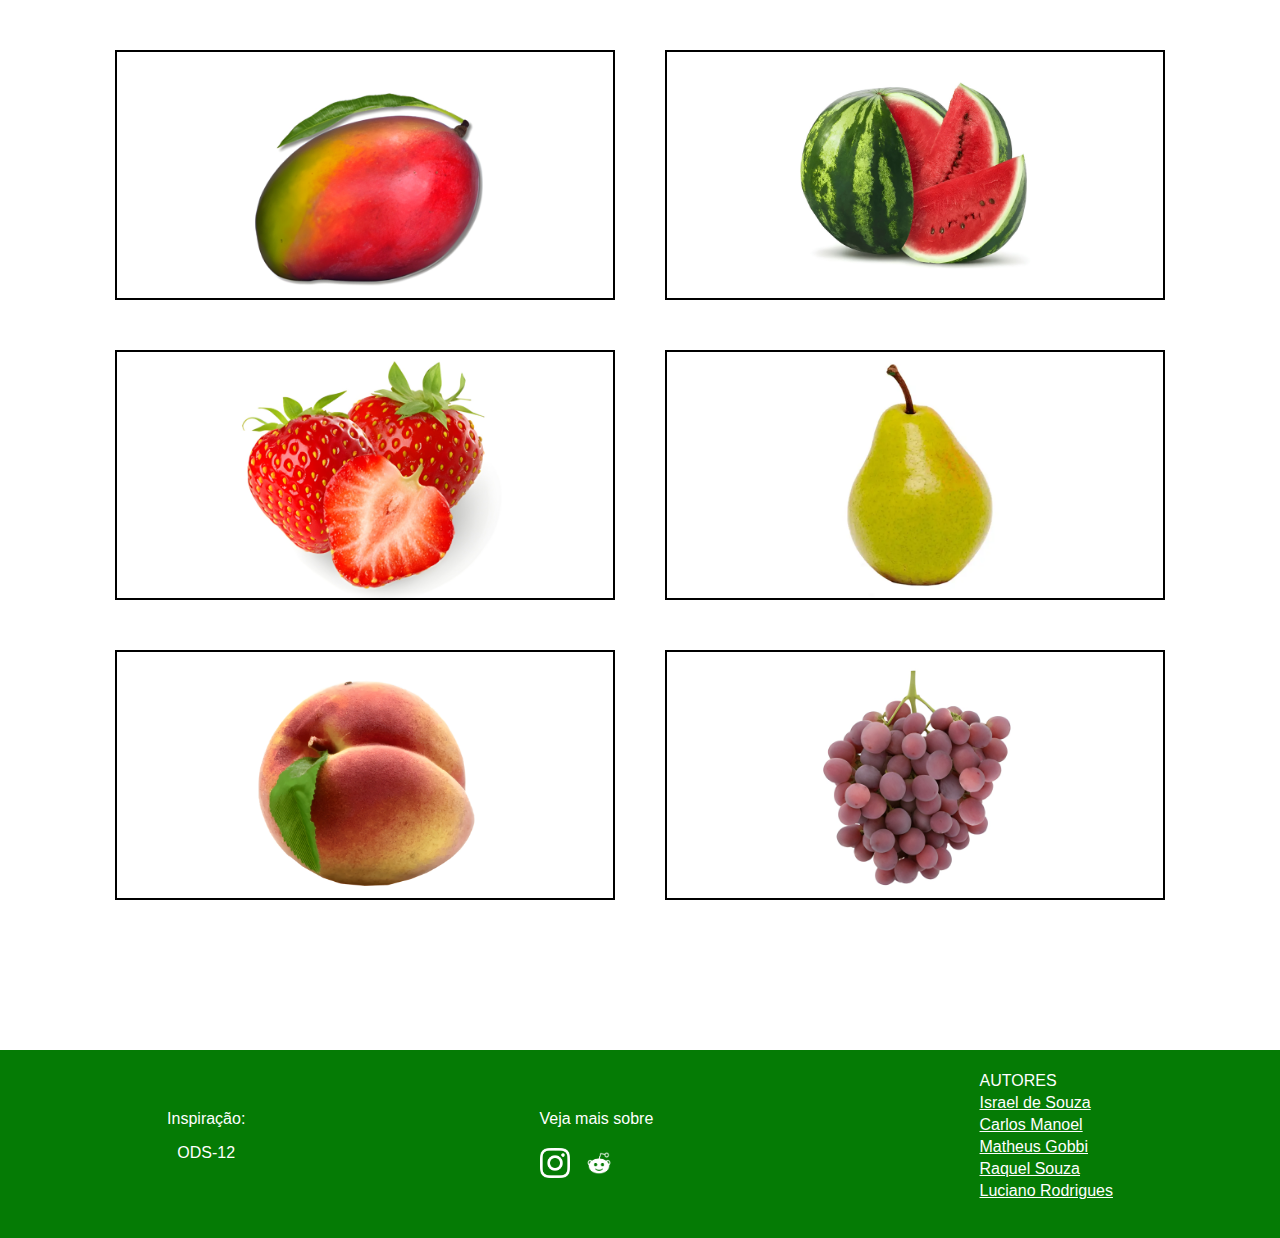
<file: frutas.html>
<!DOCTYPE html>
<html lang="pt">

<head>
    <link rel="shortcut icon" type="imagex/png" href="./assets/img/icone-logo.ico">

    <meta name="keywords" content="frutas, alimento, desperdício, armazenamento, reutilizar, dicas, boas práticas, abacaxi, ameixa, banana, cereja, damasco, kiwi, laranja, limão, maçã, mamao, manga, melancia, morango, pera, pessego, uva" />
    <meta name="description" content="O catalogo de frutas serve para exibir todas boas práticas e formas de descartes corretas a respeito de dada fruta. " />
    
    <meta charset="UTF-8">
    <meta name="viewport" content="width=device-width, initial-scale=1.0">
    <title>Frutas</title>

    <link rel="stylesheet" href="./assets/style/index.css">
    <link href="./assets/style/bootstrap/bootstrap.min.css" rel="stylesheet" crossorigin="anonymous">
    <link rel="stylesheet" href="./assets/style/estilo_catalogo.css">
    <link rel="stylesheet" href="./assets/style/header.css">
    <link rel="stylesheet" href="./assets/style/rodape.css">
</head>

<body>


    <header class="header">
        <div class="logo">
            <a href="./index.html"><img src="./assets/img/ECONSv2.png" alt=""></a>
        </div>

        <div>
            <nav>
                <ul>
                    <li class="nav-list-item"><a href="./artigo.html">Artigos</a></li>
                    <li class="nav-list-item"><a href="./quiz.html">Quiz</a></li>
                    <li class="nav-list-item"><a href="./feedback.html">Feedback</a></li>
                    <li class="menu-hamb">
                        <svg xmlns="http://www.w3.org/2000/svg" x="0px" y="0px" id="menu-hamb"
                            viewBox="0 0 50 50" onclick="mostrarBarraLateral()">
                            <path
                                d="M 5 8 A 2.0002 2.0002 0 1 0 5 12 L 45 12 A 2.0002 2.0002 0 1 0 45 8 L 5 8 z M 5 23 A 2.0002 2.0002 0 1 0 5 27 L 45 27 A 2.0002 2.0002 0 1 0 45 23 L 5 23 z M 5 38 A 2.0002 2.0002 0 1 0 5 42 L 45 42 A 2.0002 2.0002 0 1 0 45 38 L 5 38 z">
                            </path>
                        </svg>
                    </li>
                </ul>
            </nav>
        </div>

    </header>

    <aside id="barraLateral">
        <nav>
            <p id="veja-catalogo-menu-hamb">Veja nosso catálogo completo de</p>
            <ol>
                <a href="./artigo.html"><li class="nav-list-item-aside">Artigos</li></a>
                <a href="./quiz.html"><li class="nav-list-item-aside">Quiz</li></a>
                <a href="./feedback.html"><li class="nav-list-item-aside">Feedback</li></a>
                <a href="./frutas.html" target="_self"><li>Frutas</li></a>
                <a href="./legumes.html" target="_self"><li>Legumes</li></a>
                <a href="./verduras.html" target="_self"><li>Verduras</li></a>
            </ol>
        </nav>
    </aside>



    <main>
        <div id="Catalogo-Frutas">
            <div class="container text-center">
                <div class="row">
                    <div class="col" data-bs-toggle="modal" data-bs-target="#Modal00"></div>
                    <div class="col" data-bs-toggle="modal" data-bs-target="#Modal01"></div>
                    <div class="col" data-bs-toggle="modal" data-bs-target="#Modal02"></div>
                    <div class="col" data-bs-toggle="modal" data-bs-target="#Modal03"></div>
                </div>
            </div>

            <div class="container text-center">
                <div class="row">
                    <div class="col" data-bs-toggle="modal" data-bs-target="#Modal04"></div>
                    <div class="col" data-bs-toggle="modal" data-bs-target="#Modal05"></div>
                    <div class="col" data-bs-toggle="modal" data-bs-target="#Modal06"></div>
                    <div class="col" data-bs-toggle="modal" data-bs-target="#Modal07"></div>
                </div>
            </div>

            <div class="container text-center">
                <div class="row">
                    <div class="col" data-bs-toggle="modal" data-bs-target="#Modal08"></div>
                    <div class="col" data-bs-toggle="modal" data-bs-target="#Modal09"></div>
                    <div class="col" data-bs-toggle="modal" data-bs-target="#Modal10"></div>
                    <div class="col" data-bs-toggle="modal" data-bs-target="#Modal11"></div>
                </div>
            </div>

            <div class="container text-center">
                <div class="row">
                    <div class="col" data-bs-toggle="modal" data-bs-target="#Modal12"></div>
                    <div class="col" data-bs-toggle="modal" data-bs-target="#Modal13"></div>
                    <div class="col" data-bs-toggle="modal" data-bs-target="#Modal14"></div>
                    <div class="col" data-bs-toggle="modal" data-bs-target="#Modal15"></div>
                </div>
            </div>
        </div>
    </main>

    <section>

        <div class="modal fade " id="Modal00" tabindex="-1" aria-labelledby="exampleModalLabel" aria-hidden="true">
            <div class="modal-dialog">
                <div class="modal-content">
                    <div class="modal-header">
                        <h1 class="modal-title fs-5" id="exampleModalLabel">Abacaxi</h1>
                        <button type="button" class="btn-close" data-bs-dismiss="modal" aria-label="Close"></button>
                    </div>
                    <div class="modal-body">
                    
                    </div>
                    <div class="modal-footer">
                        <button type="button" class="btn btn-secondary" data-bs-dismiss="modal">Close</button>
                        <button class="btn btn-primary" data-bs-target="#Modal01" data-bs-toggle="modal">Leia sobre a ameixa</button>
                    </div>
                </div>
            </div>
        </div>

        <div class="modal fade modal-xl" id="Modal01" tabindex="-1" aria-labelledby="exampleModalLabel" aria-hidden="true">
            <div class="modal-dialog">
                <div class="modal-content">
                    <div class="modal-header">
                        <h1 class="modal-title fs-5" id="exampleModalLabel">Ameixa</h1>
                        <button type="button" class="btn-close" data-bs-dismiss="modal" aria-label="Close"></button>
                    </div>
                    <div class="modal-body">
                        
                    </div>
                    <div class="modal-footer">
                        <button type="button" class="btn btn-secondary" data-bs-dismiss="modal">Close</button>
                        <button class="btn btn-primary" data-bs-target="#Modal02" data-bs-toggle="modal">Leia sobre a banana</button>
                    </div>
                </div>
            </div>
        </div>

        <div class="modal fade modal-xl" id="Modal02" tabindex="-1" aria-labelledby="exampleModalLabel" aria-hidden="true">
            <div class="modal-dialog">
                <div class="modal-content">
                    <div class="modal-header">
                        <h1 class="modal-title fs-5" id="exampleModalLabel">Banana</h1>
                        <button type="button" class="btn-close" data-bs-dismiss="modal" aria-label="Close"></button>
                    </div>
                    <div class="modal-body">
                        
                    </div>
                    <div class="modal-footer">
                        <button type="button" class="btn btn-secondary" data-bs-dismiss="modal">Close</button>
                        <button class="btn btn-primary" data-bs-target="#Modal03" data-bs-toggle="modal">Leia sobre a cereja</button>
                    </div>
                </div>
            </div>
        </div>

        <div class="modal fade modal-xl" id="Modal03" tabindex="-1" aria-labelledby="exampleModalLabel" aria-hidden="true">
            <div class="modal-dialog">
                <div class="modal-content">
                    <div class="modal-header">
                        <h1 class="modal-title fs-5" id="exampleModalLabel">Cereja</h1>
                        <button type="button" class="btn-close" data-bs-dismiss="modal" aria-label="Close"></button>
                    </div>
                    <div class="modal-body">
                        
                    </div>
                    <div class="modal-footer">
                        <button type="button" class="btn btn-secondary" data-bs-dismiss="modal">Close</button>
                        <button class="btn btn-primary" data-bs-target="#Modal04" data-bs-toggle="modal">Leia sobre o damasco</button>
                    </div>
                </div>
            </div>
        </div>

        <div class="modal fade modal-xl" id="Modal04" tabindex="-1" aria-labelledby="exampleModalLabel" aria-hidden="true">
            <div class="modal-dialog">
                <div class="modal-content">
                    <div class="modal-header">
                        <h1 class="modal-title fs-5" id="exampleModalLabel">Damasco</h1>
                        <button type="button" class="btn-close" data-bs-dismiss="modal" aria-label="Close"></button>
                    </div>
                    <div class="modal-body">
                        
                    </div>
                    <div class="modal-footer">
                        <button type="button" class="btn btn-secondary" data-bs-dismiss="modal">Close</button>
                        <button class="btn btn-primary" data-bs-target="#Modal05" data-bs-toggle="modal">Leia sobre o kiwi</button>
                    </div>
                </div>
            </div>
        </div>

        <div class="modal fade modal-xl" id="Modal05" tabindex="-1" aria-labelledby="exampleModalLabel" aria-hidden="true">
            <div class="modal-dialog">
                <div class="modal-content">
                    <div class="modal-header">
                        <h1 class="modal-title fs-5" id="exampleModalLabel">Kiwi</h1>
                        <button type="button" class="btn-close" data-bs-dismiss="modal" aria-label="Close"></button>
                    </div>
                    <div class="modal-body">
                        
                    </div>
                    <div class="modal-footer">
                        <button type="button" class="btn btn-secondary" data-bs-dismiss="modal">Close</button>
                        <button class="btn btn-primary" data-bs-target="#Modal06" data-bs-toggle="modal">Leia sobre a laranja</button>
                    </div>
                </div>
            </div>
        </div>

        <div class="modal fade modal-xl" id="Modal06" tabindex="-1" aria-labelledby="exampleModalLabel" aria-hidden="true">
            <div class="modal-dialog">
                <div class="modal-content">
                    <div class="modal-header">
                        <h1 class="modal-title fs-5" id="exampleModalLabel">Laranja</h1>
                        <button type="button" class="btn-close" data-bs-dismiss="modal" aria-label="Close"></button>
                    </div>
                    <div class="modal-body">
                        
                    </div>
                    <div class="modal-footer">
                        <button type="button" class="btn btn-secondary" data-bs-dismiss="modal">Close</button>
                        <button class="btn btn-primary" data-bs-target="#Modal07" data-bs-toggle="modal">Leia sobre o limão</button>
                    </div>
                </div>
            </div>
        </div>

        <div class="modal fade modal-xl" id="Modal07" tabindex="-1" aria-labelledby="exampleModalLabel" aria-hidden="true">
            <div class="modal-dialog">
                <div class="modal-content">
                    <div class="modal-header">
                        <h1 class="modal-title fs-5" id="exampleModalLabel">Limão</h1>
                        <button type="button" class="btn-close" data-bs-dismiss="modal" aria-label="Close"></button>
                    </div>
                    <div class="modal-body">
                        
                    </div>
                    <div class="modal-footer">
                        <button type="button" class="btn btn-secondary" data-bs-dismiss="modal">Close</button>
                        <button class="btn btn-primary" data-bs-target="#Modal08" data-bs-toggle="modal">Leia sobre a maçã</button>
                    </div>
                </div>
            </div>
        </div>

        <div class="modal fade modal-xl" id="Modal08" tabindex="-1" aria-labelledby="exampleModalLabel" aria-hidden="true">
            <div class="modal-dialog">
                <div class="modal-content">
                    <div class="modal-header">
                        <h1 class="modal-title fs-5" id="exampleModalLabel">Maçã</h1>
                        <button type="button" class="btn-close" data-bs-dismiss="modal" aria-label="Close"></button>
                    </div>
                    <div class="modal-body">
                        
                    </div>
                    <div class="modal-footer">
                        <button type="button" class="btn btn-secondary" data-bs-dismiss="modal">Close</button>
                        <button class="btn btn-primary" data-bs-target="#Modal09" data-bs-toggle="modal">Leia sobre o mamão</button>
                    </div>
                </div>
            </div>
        </div>

        <div class="modal fade modal-xl" id="Modal09" tabindex="-1" aria-labelledby="exampleModalLabel" aria-hidden="true">
            <div class="modal-dialog">
                <div class="modal-content">
                    <div class="modal-header">
                        <h1 class="modal-title fs-5" id="exampleModalLabel">Mamão</h1>
                        <button type="button" class="btn-close" data-bs-dismiss="modal" aria-label="Close"></button>
                    </div>
                    <div class="modal-body">
                        
                    </div>
                    <div class="modal-footer">
                        <button type="button" class="btn btn-secondary" data-bs-dismiss="modal">Close</button>
                        <button class="btn btn-primary" data-bs-target="#Modal10" data-bs-toggle="modal">Leia sobre a manga</button>
                    </div>
                </div>
            </div>
        </div>

        <div class="modal fade modal-xl" id="Modal10" tabindex="-1" aria-labelledby="exampleModalLabel" aria-hidden="true">
            <div class="modal-dialog">
                <div class="modal-content">
                    <div class="modal-header">
                        <h1 class="modal-title fs-5" id="exampleModalLabel">Manga</h1>
                        <button type="button" class="btn-close" data-bs-dismiss="modal" aria-label="Close"></button>
                    </div>
                    <div class="modal-body">
                        
                    </div>
                    <div class="modal-footer">
                        <button type="button" class="btn btn-secondary" data-bs-dismiss="modal">Close</button>
                        <button class="btn btn-primary" data-bs-target="#Modal11" data-bs-toggle="modal">Leia sobre a melancia</button>
                    </div>
                </div>
            </div>
        </div>

        <div class="modal fade modal-xl" id="Modal11" tabindex="-1" aria-labelledby="exampleModalLabel" aria-hidden="true">
            <div class="modal-dialog">
                <div class="modal-content">
                    <div class="modal-header">
                        <h1 class="modal-title fs-5" id="exampleModalLabel">Melancia</h1>
                        <button type="button" class="btn-close" data-bs-dismiss="modal" aria-label="Close"></button>
                    </div>
                    <div class="modal-body">
                        
                    </div>
                    <div class="modal-footer">
                        <button type="button" class="btn btn-secondary" data-bs-dismiss="modal">Close</button>
                        <button class="btn btn-primary" data-bs-target="#Modal12" data-bs-toggle="modal">Leia sobre o morango</button>
                    </div>
                </div>
            </div>
        </div>

        <div class="modal fade modal-xl" id="Modal12" tabindex="-1" aria-labelledby="exampleModalLabel" aria-hidden="true">
            <div class="modal-dialog">
                <div class="modal-content">
                    <div class="modal-header">
                        <h1 class="modal-title fs-5" id="exampleModalLabel">Morango</h1>
                        <button type="button" class="btn-close" data-bs-dismiss="modal" aria-label="Close"></button>
                    </div>
                    <div class="modal-body">
                        
                    </div>
                    <div class="modal-footer">
                        <button type="button" class="btn btn-secondary" data-bs-dismiss="modal">Close</button>
                        <button class="btn btn-primary" data-bs-target="#Modal13" data-bs-toggle="modal">Leia sobre a pera</button>
                    </div>
                </div>
            </div>
        </div>

        <div class="modal fade modal-xl" id="Modal13" tabindex="-1" aria-labelledby="exampleModalLabel" aria-hidden="true">
            <div class="modal-dialog">
                <div class="modal-content">
                    <div class="modal-header">
                        <h1 class="modal-title fs-5" id="exampleModalLabel">Pera</h1>
                        <button type="button" class="btn-close" data-bs-dismiss="modal" aria-label="Close"></button>
                    </div>
                    <div class="modal-body">
                        
                    </div>
                    <div class="modal-footer">
                        <button type="button" class="btn btn-secondary" data-bs-dismiss="modal">Close</button>
                        <button class="btn btn-primary" data-bs-target="#Modal14" data-bs-toggle="modal">Leia sobre o pêssego</button>
                    </div>
                </div>
            </div>
        </div>

        <div class="modal fade modal-xl" id="Modal14" tabindex="-1" aria-labelledby="exampleModalLabel" aria-hidden="true">
            <div class="modal-dialog">
                <div class="modal-content">
                    <div class="modal-header">
                        <h1 class="modal-title fs-5" id="exampleModalLabel">Pêssego</h1>
                        <button type="button" class="btn-close" data-bs-dismiss="modal" aria-label="Close"></button>
                    </div>
                    <div class="modal-body">
                        
                    </div>
                    <div class="modal-footer">
                        <button type="button" class="btn btn-secondary" data-bs-dismiss="modal">Close</button>
                        <button class="btn btn-primary" data-bs-target="#Modal15" data-bs-toggle="modal">Leia sobre a uva</button>
                    </div>
                </div>
            </div>
        </div>

        <div class="modal fade modal-xl" id="Modal15" tabindex="-1" aria-labelledby="exampleModalLabel" aria-hidden="true">
            <div class="modal-dialog">
                <div class="modal-content">
                    <div class="modal-header">
                        <h1 class="modal-title fs-5" id="exampleModalLabel">Uva</h1>
                        <button type="button" class="btn-close" data-bs-dismiss="modal" aria-label="Close"></button>
                    </div>
                    <div class="modal-body">
                        
                    </div>
                    <div class="modal-footer">
                        <button type="button" class="btn btn-secondary" data-bs-dismiss="modal">Close</button>
                        <button class="btn btn-primary" data-bs-target="#Modal00" data-bs-toggle="modal">Leia sobre o abacaxi</button>
                    </div>
                </div>
            </div>
        </div>
    </section>



    <footer class="rodape">

        <div class="link-footer">
            <p>Inspiração:</p>
            <p><a href="https://brasil.un.org/pt-br/sdgs/12" target="_blank">ODS-12</a></p>
        </div>

        <div>

            <div>
                <div>
                    Veja mais sobre
                </div>

                <div class="icones-rodape">
                    <a href="http://www.instagram.com/ec0ns_" target="_blank" rel="noopener noreferrer"><img
                            src="assets/img/insta.png" alt=""></a>

                    <a href="https://www.reddit.com/user/Ec0nsciente/" target="_blank"><img src="assets/img/red.png"
                            alt=""></a>
                </div>

            </div>
        </div>


        <div>
            <ul>
                <li class="fonte-bold">AUTORES </li>
                <li><a class="semEstiloAncora" href="https://github.com/israelsouza" target="_blank"
                        rel="noopener noreferrer">Israel de Souza</a> </li>
                <li><a class="semEstiloAncora" href="https://github.com/Dippshit" target="_blank">Carlos Manoel</a>
                </li>
                <li><a class="semEstiloAncora" href="https://github.com/TakiG13" target="_blank">Matheus Gobbi</a> </li>
                <li><a class="semEstiloAncora" href="https://github.com/RaquelSK" target="_blank">Raquel Souza</a> </li>
                <li><a class="semEstiloAncora" href="https://github.com/LucianoVitor" target="_blank"
                        rel="noopener noreferrer">Luciano Rodrigues</a> </li>
            </ul>
        </div>

    </footer>

    <script src="https://cdn.jsdelivr.net/npm/bootstrap@5.3.3/dist/js/bootstrap.bundle.min.js"
        integrity="sha384-YvpcrYf0tY3lHB60NNkmXc5s9fDVZLESaAA55NDzOxhy9GkcIdslK1eN7N6jIeHz"
        crossorigin="anonymous"></script>
    <script src="./assets/js/catalogoF.js"></script>
    <script src="./assets/js/exibirMenu.js"></script>
</body>

</html>
</file>
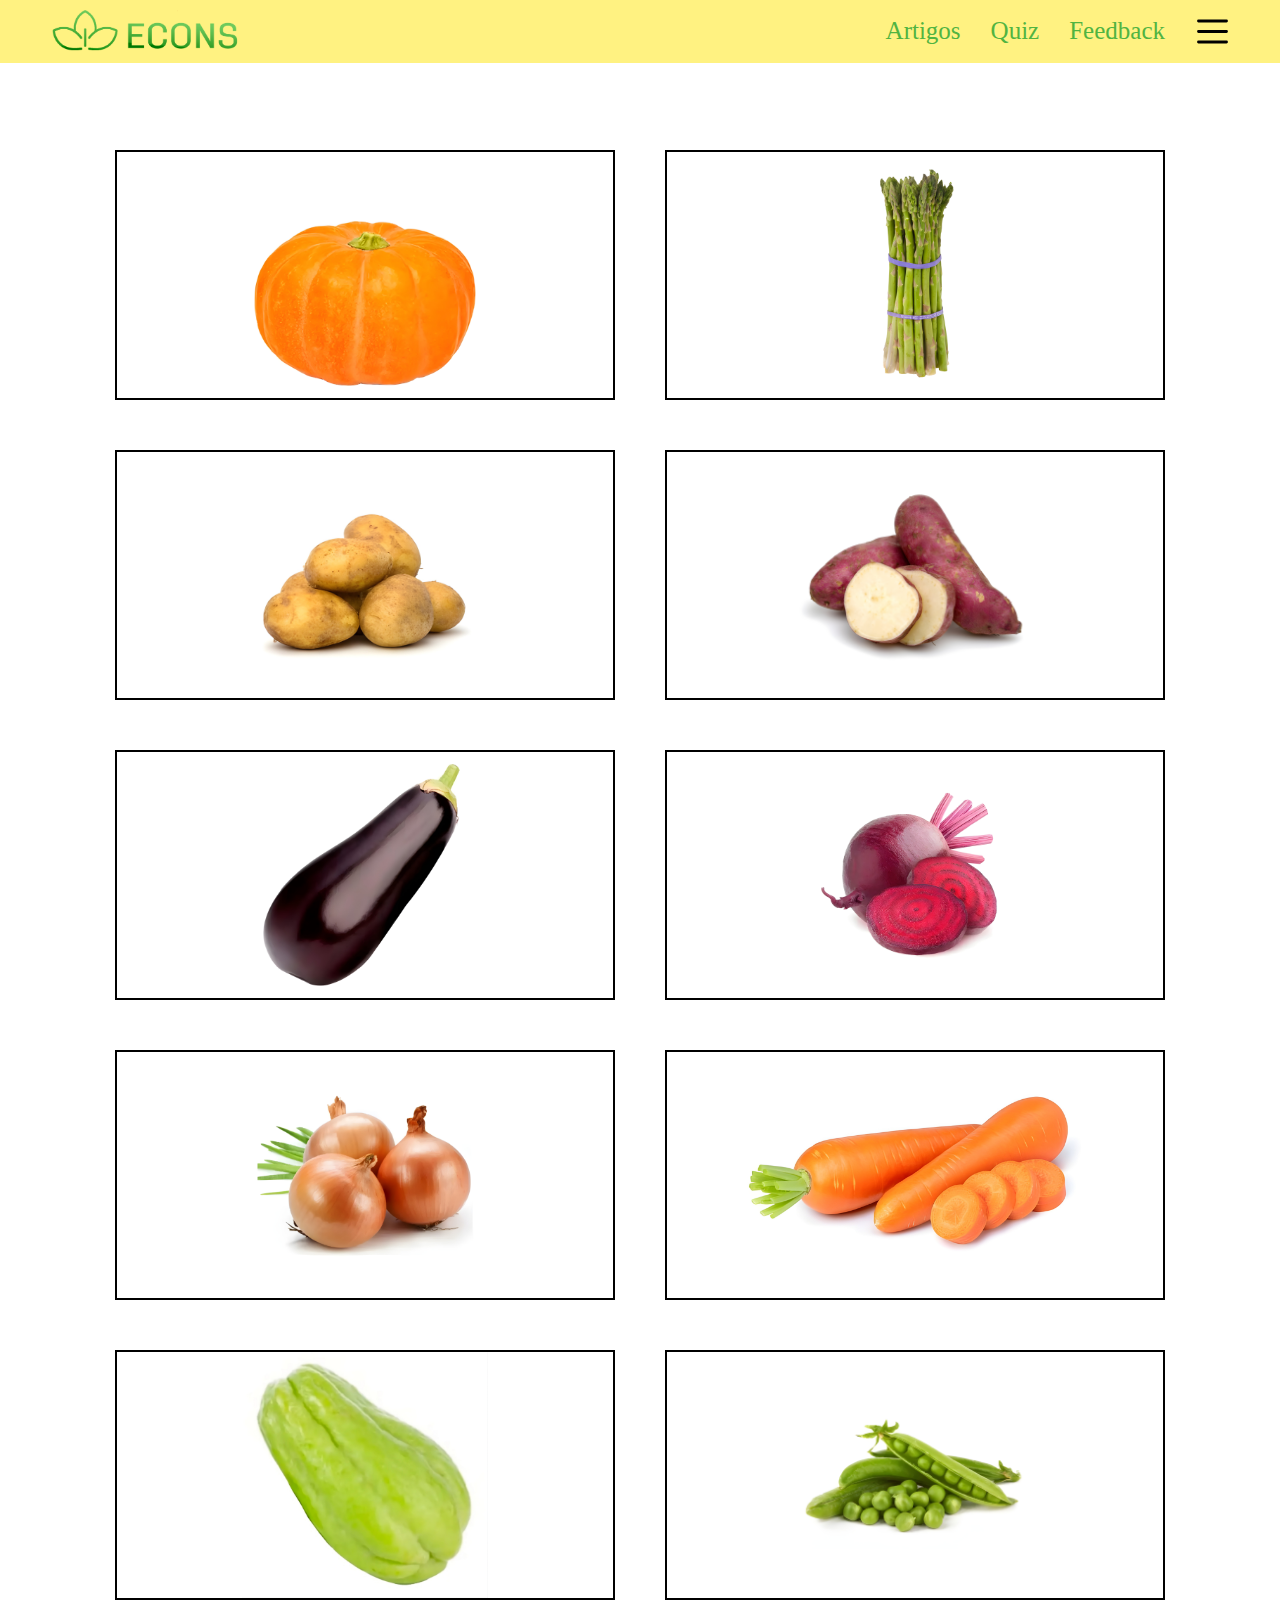
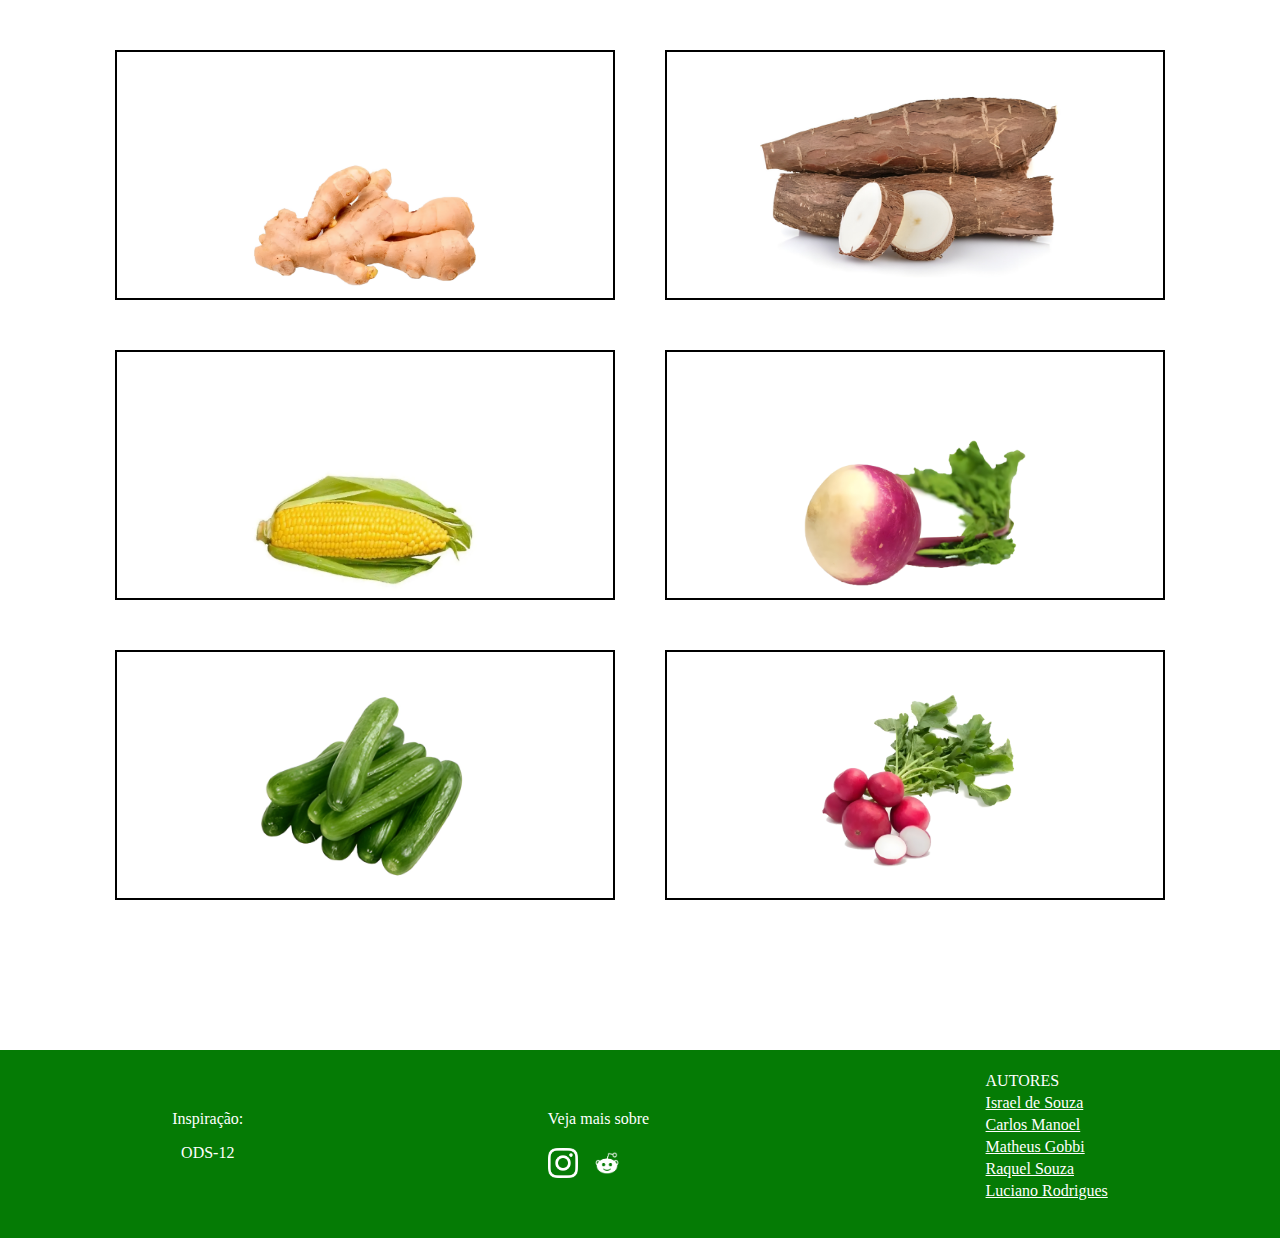
<file: legumes.html>
<!DOCTYPE html>
<html lang="pt">

<head>
    <link rel="shortcut icon" type="imagex/png" href="./assets/img/icone-logo.ico">

    <meta name="keywords" content="legumes, alimento, desperdício, armazenamento, reutilizar, dicas, boas práticas, abóbora, aspargo, batata, Batata-doce, Berinjela, Beterraba, Cebola,Cenoura,Chuchu,Ervilha,Gengibre,Mandioca,Milho,Nabo,Pepino,Rabanete" />
    <meta name="description" content="O catalogo de legumes serve para exibir todas boas práticas e formas de descartes corretas a respeito de dada legume. " />
    
    <meta charset="UTF-8">
    <meta name="viewport" content="width=device-width, initial-scale=1.0">
    <title>Legumes</title>
    
    <link href="./assets/style/bootstrap/bootstrap.min.css" rel="stylesheet" crossorigin="anonymous">
    <link rel="stylesheet" href="./assets/style/estilo_catalogo.css">
    <link rel="stylesheet" href="./assets/style/header.css">
    <link rel="stylesheet" href="./assets/style/rodape.css">
</head>

<body>


    <header class="header">
        <div class="logo">
            <a href="./index.html"><img src="./assets/img/ECONSv2.png" alt=""></a>
        </div>

        <div>
            <nav>
                <ul>
                    <li class="nav-list-item"><a href="./artigo.html">Artigos</a></li>
                    <li class="nav-list-item"><a href="./quiz.html">Quiz</a></li>
                    <li class="nav-list-item"><a href="./feedback.html">Feedback</a></li>
                    <li class="menu-hamb">
                        <svg xmlns="http://www.w3.org/2000/svg" x="0px" y="0px" id="menu-hamb"
                            viewBox="0 0 50 50" onclick="mostrarBarraLateral()">
                            <path
                                d="M 5 8 A 2.0002 2.0002 0 1 0 5 12 L 45 12 A 2.0002 2.0002 0 1 0 45 8 L 5 8 z M 5 23 A 2.0002 2.0002 0 1 0 5 27 L 45 27 A 2.0002 2.0002 0 1 0 45 23 L 5 23 z M 5 38 A 2.0002 2.0002 0 1 0 5 42 L 45 42 A 2.0002 2.0002 0 1 0 45 38 L 5 38 z">
                            </path>
                        </svg>
                    </li>
                </ul>
            </nav>
        </div>

    </header>

    <aside id="barraLateral">
        <nav>
            <p id="veja-catalogo-menu-hamb">Veja nosso catálogo completo de</p>
            <ol>
                <a href="./artigo.html">
                    <li class="nav-list-item-aside">
                        Artigos
                    </li>
                </a>
                <a href="./quiz.html">
                    <li class="nav-list-item-aside">
                        Quiz
                    </li>
                </a>
                <a href="./feedback.html">
                    <li class="nav-list-item-aside">
                        Feedback
                    </li>
                </a>
                <a href="./frutas.html" target="_self"><li>Frutas</li></a>
                <a href="./legumes.html" target="_self"><li>Legumes</li></a>
                <a href="./verduras.html" target="_self"><li>Verduras</li></a>
                
            </ol>
        </nav>
    </aside>

    <main>
        <div id="Catalogo-Legumes">
            <div class="container text-center">
                <div class="row">
                    <div class="col" data-bs-toggle="modal" data-bs-target="#Modal00"></div>
                    <div class="col" data-bs-toggle="modal" data-bs-target="#Modal01"></div>
                    <div class="col" data-bs-toggle="modal" data-bs-target="#Modal02"></div>
                    <div class="col" data-bs-toggle="modal" data-bs-target="#Modal03"></div>
                </div>
            </div>

            <div class="container text-center">
                <div class="row">
                    <div class="col" data-bs-toggle="modal" data-bs-target="#Modal04"></div>
                    <div class="col" data-bs-toggle="modal" data-bs-target="#Modal05"></div>
                    <div class="col" data-bs-toggle="modal" data-bs-target="#Modal06"></div>
                    <div class="col" data-bs-toggle="modal" data-bs-target="#Modal07"></div>
                </div>
            </div>

            <div class="container text-center">
                <div class="row">
                    <div class="col" data-bs-toggle="modal" data-bs-target="#Modal08"></div>
                    <div class="col" data-bs-toggle="modal" data-bs-target="#Modal09"></div>
                    <div class="col" data-bs-toggle="modal" data-bs-target="#Modal10"></div>
                    <div class="col" data-bs-toggle="modal" data-bs-target="#Modal11"></div>
                </div>
            </div>

            <div class="container text-center">
                <div class="row">
                    <div class="col" data-bs-toggle="modal" data-bs-target="#Modal12"></div>
                    <div class="col" data-bs-toggle="modal" data-bs-target="#Modal13"></div>
                    <div class="col" data-bs-toggle="modal" data-bs-target="#Modal14"></div>
                    <div class="col" data-bs-toggle="modal" data-bs-target="#Modal15"></div>
                </div>
            </div>
        </div>
    </main>

    <section>

        <!-- Abóbora -->
        <div class="modal fade modal-xl" id="Modal00" tabindex="-1" aria-labelledby="ModalLabel" aria-hidden="true">
            <div class="modal-dialog">
                <div class="modal-content">
                    <div class="modal-header">
                        <h1 class="modal-title fs-5" id="ModalLabel">Abóbora</h1>
                        <button type="button" class="btn-close" data-bs-dismiss="modal" aria-label="Close"></button>
                    </div>
                    <div class="modal-body">


                        <div class="conteudo-pesquisa">

                            <div class="conteudo-pesquisa-content">
                                <h4 class="sub-titulo">Manuseio</h4>
                                <p>A abóbora deve ser manuseada com cuidado para não danificar a casca. Antes de usar, lave bem a casca para remover sujeiras. Quando for cortar, utilize uma faca afiada, pois a casca pode ser dura. Quando for utilizar apenas uma parte da abóbora, guarde o restante com a casca intacta, pois ela ajuda a preservar a fruta por mais tempo.</p>
                            </div>

                            <div class="conteudo-pesquisa-content">
                                <h4 class="sub-titulo">Armazenamento</h4>
                                <p>Armazene a abóbora inteira em local fresco, seco e bem ventilado. Idealmente, o ambiente deve ser escuro, já que a luz pode acelerar o processo de deterioração. Se a abóbora for cortada, deve ser guardada na geladeira em um recipiente bem fechado, e consumida dentro de alguns dias. As abóboras cozidas podem ser armazenadas na geladeira por até 3 dias ou congeladas para preservação a longo prazo.</p>
                            </div>

                            <div class="conteudo-pesquisa-content">
                                <h4 class="sub-titulo">Condições</h4>
                                <p>Para garantir que a abóbora esteja boa para consumo, verifique se a casca está firme e sem rachaduras. Evite usar abóboras que apresentem partes moles, sinais de apodrecimento ou manchas escuras, especialmente no interior. A cor deve ser vibrante, geralmente laranja ou amarela, dependendo do tipo. As sementes também devem estar bem formadas se a abóbora for cortada.</p>
                            </div>

                            <div class="conteudo-pesquisa-content">
                                <h4 class="sub-titulo">Aproveito</h4>
                                <p>
                                    A abóbora é versátil e pode ser usada de diversas maneiras. A polpa pode ser assada, cozida ou transformada em purê, que é excelente para sopas, massas ou como acompanhamento. As sementes também podem ser assadas e consumidas como petisco. Além disso, a abóbora pode ser usada em receitas de bolos e tortas, proporcionando um sabor suave e doce. 
                                </p>
                            </div>

                            <div class="conteudo-pesquisa-content">
                                <h4 class="sub-titulo">Descarte</h4>
                                <p>
                                    Se a abóbora estiver estragada, é recomendável descartá-la na compostagem, já que ela pode ser facilmente decomposta e ajudar na fertilização do solo. Se não for possível compostar, deve ser descartada em lixo orgânico. Ao descartá-la, tome cuidado para não deixar partes da fruta expostas, pois pode gerar odores desagradáveis. 
                                </p>
                            </div>
                        </div>


                    </div>
                    <div class="modal-footer">
                        <button type="button" class="btn btn-secondary" data-bs-dismiss="modal">Close</button>
                        <button class="btn btn-primary" data-bs-target="#Modal01" data-bs-toggle="modal">Leia sobre o aspargo</button>
                    </div>
                </div>
            </div>
        </div>

        <!-- Aspargo -->
        <div class="modal fade modal-xl" id="Modal01" tabindex="-1" aria-labelledby="ModalLabel" aria-hidden="true">
            <div class="modal-dialog">
                <div class="modal-content">
                    <div class="modal-header">
                        <h1 class="modal-title fs-5" id="ModalLabel">Aspargo</h1>
                        <button type="button" class="btn-close" data-bs-dismiss="modal" aria-label="Close"></button>
                    </div>
                    <div class="modal-body">
                        
                        
                        <div class="conteudo-pesquisa">

                            <div class="conteudo-pesquisa-content">
                                <h4 class="sub-titulo">Manuseio</h4>
                                <p>
                                    O aspargo deve ser lavado cuidadosamente para remover sujeiras e resíduos de terra. Se for usar os talos mais grossos, pode ser necessário cortar as extremidades mais duras. Para facilitar o manuseio, pode-se cortar apenas a parte inferior mais dura, deixando o restante do talo intacto, pois é a parte mais saborosa.
                                </p>
                            </div>

                            <div class="conteudo-pesquisa-content">
                                <h4 class="sub-titulo">Armazenamento</h4>
                                <p>
                                    O aspargo é mais bem armazenado na geladeira. Para manter sua frescura, pode ser armazenado em um recipiente fechado ou colocado em um copo com água, com as pontas voltadas para baixo, como se fosse um buquê. Cobrir o aspargo com um saco plástico ou pano úmido também pode ajudar a preservá-lo por mais tempo.
                                </p>
                            </div>

                            <div class="conteudo-pesquisa-content">
                                <h4 class="sub-titulo">Condições</h4>
                                <p>
                                    O aspargo deve ser consumido fresco, quando está firme e com as pontas fechadas. Evite aspargos com pontas moles, secas ou que comecem a abrir. Se o aspargo estiver passado, as fibras podem ficar duras e o sabor, amargo.
                                </p>
                            </div>

                            <div class="conteudo-pesquisa-content">
                                <h4 class="sub-titulo">Aproveito</h4>
                                <p>
                                    O aspargo pode ser consumido cru em saladas ou cozido de diversas formas, como grelhado, assado ou cozido no vapor. Também é excelente em sopas, risotos e omeletes. Suas pontas delicadas podem ser usadas para decorar pratos ou como ingrediente principal em receitas mais sofisticadas.
                                </p>
                            </div>

                            <div class="conteudo-pesquisa-content">
                                <h4 class="sub-titulo">Descarte</h4>
                                <p>
                                    Os talos duros ou secos podem ser descartados na compostagem, já que são biodegradáveis e ricos em nutrientes para o solo. Caso contrário, pode ser descartado no lixo orgânico, com o cuidado de não gerar odores indesejáveis.
                                </p>
                            </div>
                        </div>

                        
                    </div>
                    <div class="modal-footer">
                        <button type="button" class="btn btn-secondary" data-bs-dismiss="modal">Close</button>
                        <button class="btn btn-primary" data-bs-target="#Modal02" data-bs-toggle="modal">Leia sobre a batata</button>
                    </div>
                </div>
            </div>
        </div>

        <!-- Batata -->
        <div class="modal fade modal-xl" id="Modal02" tabindex="-1" aria-labelledby="ModalLabel" aria-hidden="true">
            <div class="modal-dialog">
                <div class="modal-content">
                    <div class="modal-header">
                        <h1 class="modal-title fs-5" id="ModalLabel">Batata</h1>
                        <button type="button" class="btn-close" data-bs-dismiss="modal" aria-label="Close"></button>
                    </div>
                    <div class="modal-body">
                        
                        
                        <div class="conteudo-pesquisa">

                            <div class="conteudo-pesquisa-content">
                                <h4 class="sub-titulo">Manuseio</h4>
                                <p>
                                    Antes de utilizar a batata, lave bem a casca em água corrente para remover a terra e possíveis impurezas. Use uma escova ou esponja para garantir que a sujeira saia por completo, especialmente se você pretende cozinhá-la com a casca. Se for descascar a batata, faça isso imediatamente antes do preparo para evitar que a polpa escureça. Para evitar a oxidação, se for necessário deixar as batatas descascadas por um tempo, mantenha-as imersas em água fria.
                                </p>
                            </div>

                            <div class="conteudo-pesquisa-content">
                                <h4 class="sub-titulo">Armazenamento</h4>
                                <p>
                                    Para preservar suas batatas, armazene em local fresco, seco e escuro. Não é recomendado deixar as batatas próximo de cebolas, pois a cebola libera um gás que faz com que as batatas estraguem antes do tempo.
                                </p>

                                <ol>

                                    <li>Congelador</li>
                                    <p>
                                        Antes de colocar as batatas no congelador branqueie as batatas, esse processo ajuda a manter a textura e o sabor das batatas. Coloque as batatas em água fervente por 3-5 minutos (o tempo depende do tamanho dos pedaços) e, em seguida, transfira rapidamente para uma tigela com água gelada para interromper o cozimento. Escorra e seque bem.
                                    </p>

                                    <li>Pré-congele as batatas</li>
                                    <p>
                                        Espalhe os pedaços de batata em uma assadeira em uma única camada, sem sobreposição. Leve ao congelador por cerca de 1-2 horas ou até que estejam firmes. Esse passo evita que os pedaços grudem uns nos outros.
                                    </p>

                                    <li>Armazene em sacos ou recipientes</li>
                                    <p>
                                        Coloque as batatas congeladas em sacos plásticos próprios para congelamento ou em recipientes herméticos, removendo o máximo de ar possível para evitar queimaduras de congelamento. Identifique com a data.
                                    </p>
                                    
                                </ol>
                            </div>

                            <div class="conteudo-pesquisa-content">
                                <h4 class="sub-titulo">Condições</h4>
                                <p>
                                   Evite consumir batatas com partes esverdeadas ou com brotos grandes, pois isso pode indicar a presença de solanina, uma substância tóxica. Para escolher boas batatas, prefira aquelas com casca firme, sem machucados, cortes ou manchas escuras. Batatas lisas são indicadas para purês, enquanto as de casca rugosa são ideais para frituras, pois ficam mais crocantes.
                                </p>
                            </div>

                            <div class="conteudo-pesquisa-content">
                                <h4 class="sub-titulo">Aproveito</h4>
                                <p>
                                    A batata pode ser aproveitada de diversas formas, seja cozida, assada, frita ou em sopas e ensopados. A casca, se estiver bem limpa, é rica em nutrientes e pode ser utilizada para fazer chips crocantes. As batatas pequenas podem ser assadas inteiras, temperadas com azeite e ervas, enquanto as maiores são perfeitas para purês e gratinados. Outra opção é preparar batatas recheadas, assando-as inteiras e depois adicionando recheios como queijos, legumes ou carnes. 
                                </p>
                            </div>

                            <div class="conteudo-pesquisa-content">
                                <h4 class="sub-titulo">Descarte</h4>
                                
                                <ol>

                                    <li>Compostagem caseira</li>
                                    <p>
                                        Se você tem uma composteira, a batata é um ótimo material para compostagem, pois é rico em nutrientes. Corte em pedaços menores para acelerar o processo e misture com outros resíduos secos, como folhas secas ou papel picado.
                                    </p>

                                    <li>Lixo orgânico</li>
                                    <p>
                                        Caso não faça compostagem, descarte a batata no lixo orgânico ou úmido. Colocar em um saco biodegradável pode ajudar a reduzir o impacto ambiental.
                                    </p>

                                    <li>Coleta seletiva de resíduos orgânicos</li>
                                    <p>
                                        Em algumas cidades, há coleta seletiva de lixo orgânico para compostagem comunitária. Verifique se existe essa opção no seu bairro e descarte a batata com outros resíduos orgânicos.
                                    </p>

                                    <li>Doação para compostagem comunitária</li>
                                    <p>
                                        Algumas hortas urbanas ou fazendas comunitárias aceitam restos de alimentos para compostagem. Se tiver acesso a uma dessas, entre em contato para saber se aceitam restos de verduras e legumes.
                                    </p>

                                </ol>
                            </div>
                        </div>


                    </div>
                    <div class="modal-footer">
                        <button type="button" class="btn btn-secondary" data-bs-dismiss="modal">Close</button>
                        <button class="btn btn-primary" data-bs-target="#Modal03" data-bs-toggle="modal">Leia sobre a batata-doce</button>
                    </div>
                </div>
            </div>
        </div>

        <!-- batata-doce -->
        <div class="modal fade modal-xl" id="Modal03" tabindex="-1" aria-labelledby="ModalLabel" aria-hidden="true">
            <div class="modal-dialog">
                <div class="modal-content">
                    <div class="modal-header">
                        <h1 class="modal-title fs-5" id="ModalLabel">Batata-doce</h1>
                        <button type="button" class="btn-close" data-bs-dismiss="modal" aria-label="Close"></button>
                    </div>
                    <div class="modal-body">
                        

                        <div class="conteudo-pesquisa">

                            <div class="conteudo-pesquisa-content">
                                <h4 class="sub-titulo">Manuseio</h4>
                                <p>
                                    Antes de utilizar a batata-doce, lave-a bem em água corrente para remover resíduos de terra e sujeira. Utilize uma escova macia para limpar a casca, caso vá consumi-la, já que ela é comestível e rica em fibras. Para receitas que exigem o alimento descascado, retire a casca com uma faca ou descascador, conforme a preferência.
                                </p>
                            </div>

                            <div class="conteudo-pesquisa-content">
                                <h4 class="sub-titulo">Armazenamento</h4>
                                <ol>
                                    <li>In natura</li>
                                    <p>Armazene a batata-doce em local fresco, seco e ventilado, longe da luz solar direta. Evite a geladeira para evitar alterações na textura, como endurecimento ou gosto residual. Bem armazenada, a batata-doce pode durar até 2 semanas.</p>

                                    <li>Cozida</li>
                                    <p>Depois de cozida, guarde em um recipiente hermético na geladeira e consuma em até 5 dias.</p>
                                    
                                    <li>Congelamento</li>
                                    <p>A batata-doce pode ser congelada já cozida ou assada, em pedaços ou purê. Assim, pode durar até 3 meses no freezer.</p>
                                </ol>
                            </div>

                            <div class="conteudo-pesquisa-content">
                                <h4 class="sub-titulo">Condições</h4>
                                <p>
                                    Evite batatas que estejam moles, com cheiro fermentado ou com brotos grandes, pois indicam perda de frescor ou início de deterioração. Para escolher uma boa batata e garantir a qualidade, escolha batatas-doces com casca firme, sem cortes, rachaduras, manchas escuras ou sinais de mofo. Após o cozimento, a batata deve estar macia, com sabor adocicado e textura cremosa.

                                </p>
                            </div>

                            <div class="conteudo-pesquisa-content">
                                <h4 class="sub-titulo">Aproveito</h4>
                                <p>
                                    A batata-doce é versátil e pode ser consumida assada, cozida, grelhada ou em preparações como purês, sopas e chips.
                                </p>

                                <ol>
                                    <li>Casca</li>
                                    <p>Caso a casca esteja bem higienizada, ela pode ser consumida junto com a polpa, sendo rica em nutrientes e fibras.</p>

                                    <li>Sobra</li>
                                    <p>
                                        Restos de batata-doce cozida podem ser reutilizados em sopas, recheios de tortas ou na forma de purê para incrementar outras receitas.
                                    </p>
                                </ol>


                            </div>

                            <div class="conteudo-pesquisa-content">
                                <h4 class="sub-titulo">Descarte</h4>
                                
                                <ol>

                                    <li>Compostagem caseira</li>
                                    <p>
                                        Cascas e sobras não consumíveis de batata-doce são ótimos materiais para compostagem, ricos em matéria orgânica. Corte em pedaços menores para acelerar o processo.
                                    </p>

                                    <li>Lixo orgânico</li>
                                    <p>
                                        Caso não faça compostagem, descarte no lixo orgânico ou úmido. Prefira utilizar sacos biodegradáveis para reduzir o impacto ambiental.
                                    </p>

                                    <li>Coleta seletiva de resíduos orgânicos</li>
                                    <p>
                                        Se sua cidade oferece esse serviço, descarte as cascas e restos de batata-doce junto com outros resíduos orgânicos para compostagem comunitária.
                                    </p>

                                    <li>Doação para compostagem comunitária</li>
                                    <p>
                                        Hortas urbanas ou fazendas comunitárias podem aceitar restos de batata-doce como insumo para o solo.
                                    </p>

                                </ol>

                            </div>
                        </div>


                    </div>
                    <div class="modal-footer">
                        <button type="button" class="btn btn-secondary" data-bs-dismiss="modal">Close</button>
                        <button class="btn btn-primary" data-bs-target="#Modal04" data-bs-toggle="modal">Leia sobre a berinjela</button>
                    </div>
                </div>
            </div>
        </div>

        <!-- berinjela -->
        <div class="modal fade modal-xl" id="Modal04" tabindex="-1" aria-labelledby="ModalLabel" aria-hidden="true">
            <div class="modal-dialog">
                <div class="modal-content">
                    <div class="modal-header">
                        <h1 class="modal-title fs-5" id="ModalLabel">Berinjela</h1>
                        <button type="button" class="btn-close" data-bs-dismiss="modal" aria-label="Close"></button>
                    </div>
                    <div class="modal-body">
                        
                        
                        <div class="conteudo-pesquisa">

                            <div class="conteudo-pesquisa-content">
                                <h4 class="sub-titulo">Manuseio</h4>
                                <p>
                                    A berinjela deve ser manuseada com cuidado para não a amassar. Lave bem a casca antes de utilizar e, se necessário, retire o cabo. Se for cozinhar a berinjela, pode ser necessário cortá-la em fatias ou cubos, dependendo da receita. Algumas pessoas preferem deixar as fatias de berinjela de molho em água com sal antes de cozinhar para reduzir seu sabor amargo.
                                </p>
                            </div>

                            <div class="conteudo-pesquisa-content">
                                <h4 class="sub-titulo">Armazenamento</h4>
                                <p>
                                    A berinjela deve ser guardada em um local fresco, seco e ventilado. Ela não deve ser armazenada na geladeira por longos períodos, pois tende a perder a textura e o sabor. Caso a berinjela esteja cortada, é melhor guardá-la na geladeira e consumi-la em poucos dias.
                                </p>
                            </div>

                            <div class="conteudo-pesquisa-content">
                                <h4 class="sub-titulo">Condições</h4>
                                <p>
                                    A berinjela deve ser firme e sem manchas escuras ou moles. Evite usar berinjelas que apresentem áreas escuras, amolecidas ou com manchas de podridão. Quanto mais jovem e fresca a berinjela, melhor será sua textura e sabor.
                                </p>
                            </div>

                            <div class="conteudo-pesquisa-content">
                                <h4 class="sub-titulo">Aproveito</h4>
                                <p>
                                    A berinjela é extremamente versátil e pode ser grelhada, assada, frita ou cozida. Ela é um ingrediente chave em pratos como moussaka, lasanha de berinjela e caponata. Pode também ser transformada em patês, como o famoso baba ganoush. 
                                </p>
                            </div>

                            <div class="conteudo-pesquisa-content">
                                <h4 class="sub-titulo">Descarte</h4>
                                <p>
                                    A berinjela que está com partes podres ou amolecidas pode ser descartada no lixo orgânico ou utilizada para compostagem. As cascas e partes não consumíveis são ótimas para enriquecer o solo. 
                                </p>
                            </div>
                        </div>


                    </div>
                    <div class="modal-footer">
                        <button type="button" class="btn btn-secondary" data-bs-dismiss="modal">Close</button>
                        <button class="btn btn-primary" data-bs-target="#Modal05" data-bs-toggle="modal">Leia sobre a beterraba</button>
                    </div>
                </div>
            </div>
        </div>

        <!-- beterraba -->
        <div class="modal fade modal-xl" id="Modal05" tabindex="-1" aria-labelledby="ModalLabel" aria-hidden="true">
            <div class="modal-dialog">
                <div class="modal-content">
                    <div class="modal-header">
                        <h1 class="modal-title fs-5" id="ModalLabel">Beterraba</h1>
                        <button type="button" class="btn-close" data-bs-dismiss="modal" aria-label="Close"></button>
                    </div>
                    <div class="modal-body">
                        
                        
                        <div class="conteudo-pesquisa">

                            <div class="conteudo-pesquisa-content">
                                <h4 class="sub-titulo">Manuseio</h4>
                                <p>
                                    A beterraba deve ser manuseada com cuidado para não amassar a raiz. Antes de cozinhar ou cortar, lave bem as beterrabas para remover sujeiras e terra. Se for utilizar as beterrabas cruas, elas podem ser raladas ou fatiadas finamente.
                                </p>
                                <p>
                                    Caso vá cozinhar, é possível deixar a casca, pois ela pode ser facilmente retirada após o cozimento. 
                                </p>
                            </div>

                            <div class="conteudo-pesquisa-content">
                                <h4 class="sub-titulo">Armazenamento</h4>
                                <p>
                                    As beterrabas devem ser armazenadas em local fresco, seco e ventilado. As folhas das beterrabas podem ser removidas para evitar que a raiz perca água. Caso as beterrabas já tenham sido cozidas ou cortadas, elas podem ser mantidas na geladeira em um recipiente fechado por até 3 dias. Beterrabas frescas podem ser armazenadas por até 2 semanas, desde que estejam em local adequado. 
                                </p>
                            </div>

                            <div class="conteudo-pesquisa-content">
                                <h4 class="sub-titulo">Condições</h4>
                                <p>
                                    As beterrabas devem ser firmes e com uma casca lisa, sem rachaduras. Evite utilizar beterrabas com partes moles ou que apresentem sinais de podridão. A cor da raiz deve ser vibrante, de preferência em tons de vermelho ou roxo, e a parte superior deve ser verde e fresca se ainda estiver acompanhada das folhas.
                                </p>
                            </div>

                            <div class="conteudo-pesquisa-content">
                                <h4 class="sub-titulo">Aproveito</h4>
                                <p>
                                    A beterraba pode ser cozida, assada ou consumida crua em saladas. Ela também é excelente para sucos, pois possui propriedades antioxidantes. As folhas da beterraba também podem ser consumidas em saladas ou refogadas, pois são ricas em nutrientes. 
                                </p>
                            </div>

                            <div class="conteudo-pesquisa-content">
                                <h4 class="sub-titulo">Descarte</h4>
                                <p>
                                    Caso a beterraba esteja estragada ou passada, as partes danificadas podem ser compostadas. O restante pode ser descartado no lixo orgânico. As beterrabas que apresentarem sinais de apodrecimento devem ser removidas com cuidado para evitar a contaminação de outros alimentos.
                                </p>
                            </div>
                        </div>

                        
                    </div>
                    <div class="modal-footer">
                        <button type="button" class="btn btn-secondary" data-bs-dismiss="modal">Close</button>
                        <button class="btn btn-primary" data-bs-target="#Modal06" data-bs-toggle="modal">Leia sobre a cebola</button>
                    </div>
                </div>
            </div>
        </div>

        <!-- cebola -->
        <div class="modal fade modal-xl" id="Modal06" tabindex="-1" aria-labelledby="ModalLabel" aria-hidden="true">
            <div class="modal-dialog">
                <div class="modal-content">
                    <div class="modal-header">
                        <h1 class="modal-title fs-5" id="ModalLabel">Cebola</h1>
                        <button type="button" class="btn-close" data-bs-dismiss="modal" aria-label="Close"></button>
                    </div>
                    <div class="modal-body">
                        

                        <div class="conteudo-pesquisa">

                            <div class="conteudo-pesquisa-content">
                                <h4 class="sub-titulo">Manuseio</h4>
                                <p>
                                    A cebola deve ser lavada antes de ser cortada, e as extremidades devem ser removidas. Ao cortá-la, a liberação de compostos voláteis pode causar irritação nos olhos, então é recomendável usar uma faca bem afiada para minimizar esse efeito. Dependendo da receita, pode ser fatiada, picada ou cortada em rodelas.
                                </p>
                            </div>

                            <div class="conteudo-pesquisa-content">
                                <h4 class="sub-titulo">Armazenamento</h4>
                                <p>
                                    A cebola deve ser armazenada em um local fresco, seco e ventilado. Não é aconselhável guardá-la na geladeira, pois isso pode afetar seu sabor e textura. Se a cebola for cortada, deve ser armazenada na geladeira em um recipiente fechado, onde pode durar de 3 a 5 dias. 
                                </p>
                            </div>

                            <div class="conteudo-pesquisa-content">
                                <h4 class="sub-titulo">Condições</h4>
                                <p>
                                    Ao escolher uma cebola, verifique se ela está firme, sem manchas e sem brotos. A cebola deve ser seca e de casca fina. Evite usar cebolas que estejam murchas ou com áreas escuras e brotos, pois isso indica que estão começando a se deteriorar.
                                </p>
                            </div>

                            <div class="conteudo-pesquisa-content">
                                <h4 class="sub-titulo">Aproveito</h4>
                                <p>
                                    A cebola é um ingrediente essencial em praticamente todos os tipos de pratos. Pode ser utilizada crua, em saladas, ou cozida, em sopas, molhos, refogados e frituras. Ela pode ser caramelizada para dar um sabor adocicado em vários pratos e é frequentemente usada como base para muitas receitas.
                                </p>
                            </div>

                            <div class="conteudo-pesquisa-content">
                                <h4 class="sub-titulo">Descarte</h4>
                                <p>
                                    Cebolas com brotos ou podres devem ser descartadas no lixo orgânico ou compostadas, caso não apresentem fungos ou bactérias. 
                                </p>
                            </div>
                        </div>


                    </div>
                    <div class="modal-footer">
                        <button type="button" class="btn btn-secondary" data-bs-dismiss="modal">Close</button>
                        <button class="btn btn-primary" data-bs-target="#Modal07" data-bs-toggle="modal">Leia sobre a cenoura</button>
                    </div>
                </div>
            </div>
        </div>

        <!-- cenoura -->
        <div class="modal fade modal-xl" id="Modal07" tabindex="-1" aria-labelledby="ModalLabel" aria-hidden="true">
            <div class="modal-dialog">
                <div class="modal-content">
                    <div class="modal-header">
                        <h1 class="modal-title fs-5" id="ModalLabel">Cenoura</h1>
                        <button type="button" class="btn-close" data-bs-dismiss="modal" aria-label="Close"></button>
                    </div>
                    <div class="modal-body">
                        

                        <div class="conteudo-pesquisa">

                            <div class="conteudo-pesquisa-content">
                                <h4 class="sub-titulo">Manuseio</h4>
                                <p>
                                    A cenoura deve ser lavada bem para remover toda a terra e resíduos. Retire as extremidades e, se necessário, pode ser descascada. A cenoura pode ser cortada em rodelas, tiras ou ralada, dependendo da receita. Quando utilizada crua, ela pode ser consumida em saladas ou como petisco. Se for cozinhada, pode ser cortada em pedaços maiores ou fatiada.
                                </p>
                            </div>

                            <div class="conteudo-pesquisa-content">
                                <h4 class="sub-titulo">Armazenamento</h4>
                                <p>
                                    Guarde as cenouras na geladeira, de preferência em um saco plástico ou recipiente vedado para evitar que ressequem. Se a cenoura ainda tiver as folhas, remova-as para evitar que a raiz perca umidade. Cenouras bem armazenadas podem durar por até 2 semanas. 
                                </p>
                            </div>

                            <div class="conteudo-pesquisa-content">
                                <h4 class="sub-titulo">Condições</h4>
                                <p>
                                    As cenouras devem ser firmes e crocantes, com a casca lisa e sem rachaduras. Se a cenoura estiver murcha, com partes amolecidas ou sinais de podridão, ela deve ser descartada.
                                </p>
                            </div>

                            <div class="conteudo-pesquisa-content">
                                <h4 class="sub-titulo">Aproveito</h4>
                                <p>
                                    As cenouras podem ser consumidas cruas em saladas, ou em sucos, além de serem ótimas em sopas, refogados e assados. Elas também podem ser cozidas ou até mesmo transformadas em purê para ser servido como acompanhamento.
                                </p>
                            </div>

                            <div class="conteudo-pesquisa-content">
                                <h4 class="sub-titulo">Descarte</h4>
                                <p>
                                    As cenouras que estiverem muito murchas ou danificadas podem ser compostadas ou descartadas no lixo orgânico. A casca, se não for utilizada, também pode ser compostada. 
                                </p>
                            </div>
                        </div>


                    </div>
                    <div class="modal-footer">
                        <button type="button" class="btn btn-secondary" data-bs-dismiss="modal">Close</button>
                        <button class="btn btn-primary" data-bs-target="#Modal08" data-bs-toggle="modal">Leia sobre o chuchu</button>
                    </div>
                </div>
            </div>
        </div>

        <!-- chuchu -->
        <div class="modal fade modal-xl" id="Modal08" tabindex="-1" aria-labelledby="ModalLabel" aria-hidden="true">
            <div class="modal-dialog">
                <div class="modal-content">
                    <div class="modal-header">
                        <h1 class="modal-title fs-5" id="ModalLabel">Chuchu</h1>
                        <button type="button" class="btn-close" data-bs-dismiss="modal" aria-label="Close"></button>
                    </div>
                    <div class="modal-body">
                        

                        <div class="conteudo-pesquisa">

                            <div class="conteudo-pesquisa-content">
                                <h4 class="sub-titulo">Manuseio</h4>
                                <p>
                                    O chuchu deve ser lavado bem para remover sujeiras e impurezas. Ao cortar, pode ser necessário remover a casca, embora ela seja comestível. A polpa do chuchu é bem macia e pode ser cortada facilmente em pedaços para cozimento. Se preferir, pode ser deixado de molho por alguns minutos após cortado, o que ajuda a tirar um possível sabor amargo. 
                                </p>
                            </div>

                            <div class="conteudo-pesquisa-content">
                                <h4 class="sub-titulo">Armazenamento</h4>
                                <p>
                                    O chuchu deve ser armazenado em local fresco e seco. Não deve ser guardado na geladeira antes de estar cortado, pois a casca pode ser danificada. Quando cortado, o chuchu deve ser armazenado na geladeira e consumido em poucos dias. 
                                </p>
                            </div>

                            <div class="conteudo-pesquisa-content">
                                <h4 class="sub-titulo">Condições</h4>
                                <p>
                                    Escolha chuchus firmes e sem manchas. Evite os que estão com a casca rachada ou amolecida. A textura deve ser crocante e a cor, verde clara, indicativa de frescor.
                                </p>
                            </div>

                            <div class="conteudo-pesquisa-content">
                                <h4 class="sub-titulo">Aproveito</h4>
                                <p>
                                    O chuchu pode ser consumido cru, em saladas, ou cozido em sopas, refogados ou como acompanhamento. Pode ser substituto de outros vegetais em receitas como escondidinho ou até mesmo em purês. Seu sabor neutro o torna versátil para diferentes pratos.
                                </p>
                            </div>

                            <div class="conteudo-pesquisa-content">
                                <h4 class="sub-titulo">Descarte</h4>
                                <p>
                                    O chuchu estragado pode ser descartado na compostagem, já que é orgânico e se decompõe rapidamente. Caso não seja possível compostar, o lixo orgânico é uma boa opção para descarte.
                                </p>
                            </div>
                        </div>


                    </div>
                    <div class="modal-footer">
                        <button type="button" class="btn btn-secondary" data-bs-dismiss="modal">Close</button>
                        <button class="btn btn-primary" data-bs-target="#Modal09" data-bs-toggle="modal">Leia sobre a ervilha</button>
                    </div>
                </div>
            </div>
        </div>

        <!-- ervilha -->
        <div class="modal fade modal-xl" id="Modal09" tabindex="-1" aria-labelledby="ModalLabel" aria-hidden="true">
            <div class="modal-dialog">
                <div class="modal-content">
                    <div class="modal-header">
                        <h1 class="modal-title fs-5" id="ModalLabel">Ervilha</h1>
                        <button type="button" class="btn-close" data-bs-dismiss="modal" aria-label="Close"></button>
                    </div>
                    <div class="modal-body">
                        

                        <div class="conteudo-pesquisa">

                            <div class="conteudo-pesquisa-content">
                                <h4 class="sub-titulo">Manuseio</h4>
                                <p>
                                    As ervilhas devem ser manuseadas com cuidado, especialmente se estiverem frescas, pois suas vagens podem ser frágeis e se romper facilmente. Quando for utilizá-las, retire as ervilhas das vagens. Se forem ervilhas congeladas, você pode usá-las diretamente, sem a necessidade de descongelar. Lave as ervilhas frescas antes de consumi-las ou cozinhá-las.
                                </p>
                            </div>

                            <div class="conteudo-pesquisa-content">
                                <h4 class="sub-titulo">Armazenamento</h4>
                                <p>
                                    As ervilhas frescas devem ser armazenadas na geladeira em um recipiente fechado ou saco plástico, onde podem durar de 2 a 3 dias. Se você comprou ervilhas congeladas, elas devem ser mantidas no congelador e podem ser armazenadas por até 6 meses. Evite deixar as ervilhas fora da geladeira por longos períodos, pois elas tendem a murchar rapidamente.
                                </p>
                            </div>

                            <div class="conteudo-pesquisa-content">
                                <h4 class="sub-titulo">Condições</h4>
                                <p>
                                    As ervilhas frescas devem ser firmes e brilhantes. Evite usar ervilhas com manchas escuras ou secas, pois isso indica que estão velhas e podem ter perdido seu sabor. Se estiverem murchas ou apresentando um cheiro desagradável, é melhor descartá-las.
                                </p>
                            </div>

                            <div class="conteudo-pesquisa-content">
                                <h4 class="sub-titulo">Aproveito</h4>
                                <p>
                                    As ervilhas são muito versáteis. Podem ser consumidas frescas em saladas, ou cozidas em sopas, refogados e pratos com arroz. Ervilhas também são populares em pratos de arroz e até mesmo como acompanhamento em receitas de carnes. As ervilhas congeladas também podem ser usadas em receitas similares.
                                </p>
                            </div>

                            <div class="conteudo-pesquisa-content">
                                <h4 class="sub-titulo">Descarte</h4>
                                <p>
                                    Se as ervilhas estiverem estragadas, é recomendado descartá-las no lixo orgânico ou, se forem frescas, podem ser compostadas. A casca das ervilhas também é compostável, sendo uma boa opção para reciclagem orgânica.
                                </p>
                            </div>
                        </div>


                    </div>
                    <div class="modal-footer">
                        <button type="button" class="btn btn-secondary" data-bs-dismiss="modal">Close</button>
                        <button class="btn btn-primary" data-bs-target="#Modal10" data-bs-toggle="modal">Leia sobre a gengibre</button>
                    </div>
                </div>
            </div>
        </div>

        <!-- gengibre -->
        <div class="modal fade modal-xl" id="Modal10" tabindex="-1" aria-labelledby="ModalLabel" aria-hidden="true">
            <div class="modal-dialog">
                <div class="modal-content">
                    <div class="modal-header">
                        <h1 class="modal-title fs-5" id="ModalLabel">Gengibre</h1>
                        <button type="button" class="btn-close" data-bs-dismiss="modal" aria-label="Close"></button>
                    </div>
                    <div class="modal-body">
                        

                        <div class="conteudo-pesquisa">

                            <div class="conteudo-pesquisa-content">
                                <h4 class="sub-titulo">Manuseio</h4>
                                <p>
                                    O gengibre deve ser bem lavado para remover qualquer sujeira, pois ele costuma ser vendido com a casca. Para manuseá-lo, raspe a casca com uma colher, que permite descascar sem desperdício. O gengibre pode ser ralado, fatiado ou picado, dependendo da receita. Se estiver usando gengibre fresco, ele libera mais sabor e aroma quando cortado ou ralado na hora.
                                </p>
                            </div>

                            <div class="conteudo-pesquisa-content">
                                <h4 class="sub-titulo">Armazenamento</h4>
                                <p>
                                    Para armazenar gengibre fresco, mantenha-o na geladeira, preferencialmente em um saco plástico ou envolto em papel-toalha, o que ajuda a conservar sua umidade e frescor por até 2 a 3 semanas. Para armazená-lo por mais tempo, o gengibre pode ser congelado. Se já estiver cortado, ele deve ser bem fechado em um recipiente ou saco plástico para que não resseque rapidamente. O gengibre em pó deve ser guardado em um recipiente bem fechado, em local fresco e escuro.
                                </p>
                            </div>

                            <div class="conteudo-pesquisa-content">
                                <h4 class="sub-titulo">Condições</h4>
                                <p>
                                    O gengibre fresco deve ser firme e de cor marrom-clara, sem sinais de mofo ou partes moles. Um gengibre fresco tem uma textura rígida, e se ele parecer ressecado ou apresentar manchas escuras, pode estar perdendo seu sabor. Ao toque, ele deve ser firme e liberar um aroma picante característico.
                                </p>
                            </div>

                            <div class="conteudo-pesquisa-content">
                                <h4 class="sub-titulo">Aproveito</h4>
                                <p>
                                    O gengibre é extremamente versátil e pode ser usado em pratos doces e salgados. Ele é muito popular em chás, sucos, temperos para carnes, caldos e molhos. Em receitas de doces, é utilizado para dar um toque especial em biscoitos e compotas. Gengibre também é um ingrediente central em diversas cozinhas, como a indiana e a asiática, sendo comum em refogados e marinadas.
                                </p>
                            </div>

                            <div class="conteudo-pesquisa-content">
                                <h4 class="sub-titulo">Descarte</h4>
                                <p>
                                    Se o gengibre estiver muito ressecado, mofado ou com partes amolecidas, ele deve ser descartado. O gengibre fresco pode ser colocado em compostagem, pois é biodegradável e ajuda a enriquecer o solo. Já o gengibre em pó deve ser descartado no lixo orgânico, se estiver fora do prazo ou com cheiro desagradável.
                                </p>
                            </div>
                        </div>


                    </div>
                    <div class="modal-footer">
                        <button type="button" class="btn btn-secondary" data-bs-dismiss="modal">Close</button>
                        <button class="btn btn-primary" data-bs-target="#Modal11" data-bs-toggle="modal">Leia sobre a mandioca</button>
                    </div>
                </div>
            </div>
        </div>

        <!-- mandioca -->
        <div class="modal fade modal-xl" id="Modal11" tabindex="-1" aria-labelledby="ModalLabel" aria-hidden="true">
            <div class="modal-dialog">
                <div class="modal-content">
                    <div class="modal-header">
                        <h1 class="modal-title fs-5" id="ModalLabel">Mandioca</h1>
                        <button type="button" class="btn-close" data-bs-dismiss="modal" aria-label="Close"></button>
                    </div>
                    <div class="modal-body">
                        

                        <div class="conteudo-pesquisa">

                            <div class="conteudo-pesquisa-content">
                                <h4 class="sub-titulo">Manuseio</h4>
                                <p>
                                    Antes de utilizar a mandioca, é importante lavar bem em água corrente para remover sujeiras e resíduos de terra. Em seguida, descasque-a completamente, utilizando uma faca ou descascador apropriado, pois a casca contém compostos tóxicos (glicosídeos cianogênicos). Caso a mandioca seja usada crua em preparações, recomenda-se deixá-la de molho em água por algumas horas para reduzir possíveis toxinas e melhorar a textura.
                                </p>
                            </div>

                            <div class="conteudo-pesquisa-content">
                                <h4 class="sub-titulo">Armazenamento</h4>
                                <ol>
                                    <li>Crua</li>
                                    <p>A mandioca deve ser armazenada em local fresco, seco e ventilado, longe da luz solar direta. Na geladeira, pode ser colocada dentro de um saco plástico furado ou recipiente fechado, durando de 3 a 5 dias.</p>

                                    <li>Cozida</li>
                                    <p>Depois de cozida, guarde em um recipiente hermético na geladeira e consuma em até 3 dias.</p>
                                    
                                    <li>Congelamento</li>
                                    <p>Para maior durabilidade, a mandioca pode ser congelada crua ou pré-cozida em pedaços. No freezer,pode ser armazenada por até 3 meses.</p>
                                </ol>
                            </div>

                            <div class="conteudo-pesquisa-content">
                                <h4 class="sub-titulo">Condições</h4>
                                <p>
                                    Evite consumir mandioca com textura viscosa, cheiro fermentado ou casca mofada. A polpa deve estar branca ou amarelada (dependendo do tipo da mandioca), sem manchas escuras ou áreas podres. Após o cozimento, a mandioca deve estar macia e com sabor suave. Caso o gosto seja amargo ou ardido, descarte, pois pode ser sinal de toxinas não eliminadas no preparo.
                                </p>
                            </div>

                            <div class="conteudo-pesquisa-content">
                                <h4 class="sub-titulo">Aproveito</h4>
                                
                                <ol>
                                    <li>
                                        In natura
                                    </li>
                                    <p>
                                        Pode ser cozida, frita ou assada como acompanhamento.
                                    </p>

                                    <li>
                                        Farinha
                                    </li>
                                    <p>
                                        Pode ser transformada em farinha de mandioca, utilizada em farofas, pirões ou como base para pães e bolos.
                                    </p>

                                    <li>
                                        Polvilho
                                    </li>
                                    <p>
                                        O polvilho extraído da mandioca é usado em receitas como pão de queijo ou biscoitos.
                                    </p>

                                    <li>
                                        Raiz inteira
                                    </li>

                                    <p>
                                        Pode ser incluída em caldos, sopas, purês e até mesmo recheios.
                                    </p>

                                    <li>
                                        Folhas
                                    </li>

                                    <p>
                                        As folhas da mandioca (mandioca-brava) são usadas em receitas como a maniçoba após cozimento prolongado para eliminar toxinas.
                                    </p>
                                </ol>


                            </div>

                            <div class="conteudo-pesquisa-content">
                                <h4 class="sub-titulo">Descarte</h4>
                                
                                <ol>

                                    <li>Compostagem caseira</li>
                                    <p>
                                        As cascas e restos de mandioca são ricos em nutrientes e podem ser usados em composteiras. Corte em pedaços menores para acelerar a decomposição.
                                    </p>

                                    <li>Lixo orgânico</li>
                                    <p>
                                       Caso não tenha composteira, descarte no lixo orgânico. Utilizar sacos biodegradáveis pode ajudar a reduzir o impacto ambiental.
                                    </p>

                                    <li>Coleta seletiva de resíduos orgânicos</li>
                                    <p>
                                        Algumas cidades oferecem coleta seletiva para compostagem comunitária. Verifique se essa opção está disponível no seu bairro.
                                    </p>

                                    <li>Doação para compostagem comunitária</li>
                                    <p>
                                        Restos de mandioca podem ser doados para hortas urbanas ou fazendas comunitárias que aceitem resíduos orgânicos.
                                    </p>

                                    

                                </ol>

                            </div>
                        </div>


                    </div>
                    <div class="modal-footer">
                        <button type="button" class="btn btn-secondary" data-bs-dismiss="modal">Close</button>
                        <button class="btn btn-primary" data-bs-target="#Modal12" data-bs-toggle="modal">Leia sobre o milho</button>
                    </div>
                </div>
            </div>
        </div>

        <!-- milho -->
        <div class="modal fade modal-xl" id="Modal12" tabindex="-1" aria-labelledby="ModalLabel" aria-hidden="true">
            <div class="modal-dialog">
                <div class="modal-content">
                    <div class="modal-header">
                        <h1 class="modal-title fs-5" id="ModalLabel">Milho</h1>
                        <button type="button" class="btn-close" data-bs-dismiss="modal" aria-label="Close"></button>
                    </div>
                    <div class="modal-body">
                        

                        <div class="conteudo-pesquisa">

                            <div class="conteudo-pesquisa-content">
                                <h4 class="sub-titulo">Manuseio</h4>
                                <p>
                                    O milho pode ser manuseado de várias formas, dependendo de sua preparação. O milho fresco geralmente vem em espigas, e essas devem ser removidas da casca e do fio (barbas) antes de serem cozidas ou assadas. O milho em grãos pode ser congelado ou utilizado imediatamente em receitas como sopas, saladas ou até como acompanhamento. 
                                </p>
                            </div>

                            <div class="conteudo-pesquisa-content">
                                <h4 class="sub-titulo">Armazenamento</h4>
                                <p>
                                    O milho fresco deve ser armazenado na geladeira, onde pode durar de 2 a 3 dias. Se você tiver milho em grãos, pode armazená-lo na geladeira por 3 a 4 dias ou congelá-lo por até 6 meses. Milho em conserva ou enlatado deve ser mantido em sua lata, em local fresco e seco, ou na geladeira depois de aberto.
                                </p>
                            </div>

                            <div class="conteudo-pesquisa-content">
                                <h4 class="sub-titulo">Condições</h4>
                                <p>
                                    O milho deve ser fresco, com as espigas firmes e com grãos bem visíveis e hidratados. As espigas de milho devem ter casca verde e sem sinais de ressecamento. Evite milho que tenha grãos secos ou emborrachados, pois isso pode indicar que o milho está velho ou mal conservado.
                                </p>
                            </div>

                            <div class="conteudo-pesquisa-content">
                                <h4 class="sub-titulo">Aproveito</h4>
                                <p>
                                    O milho é consumido de diversas formas. O milho fresco pode ser cozido ou assado na espiga e servido com manteiga, sal e pimenta. Os grãos podem ser usados em saladas, tortilhas, como base para sopas ou refogados. O milho também é amplamente utilizado para fazer farinhas e produtos como pipoca, milho verde enlatado ou congelado.
                                </p>
                            </div>

                            <div class="conteudo-pesquisa-content">
                                <h4 class="sub-titulo">Descarte</h4>
                                <p>
                                    O milho estragado ou com sinais de mofo deve ser descartado no lixo orgânico. As cascas do milho também podem ser compostadas, pois são biodegradáveis.
                                </p>
                            </div>
                        </div>


                    </div>
                    <div class="modal-footer">
                        <button type="button" class="btn btn-secondary" data-bs-dismiss="modal">Close</button>
                        <button class="btn btn-primary" data-bs-target="#Modal13" data-bs-toggle="modal">Leia sobre o nabo</button>
                    </div>
                </div>
            </div>
        </div>

        <!-- Nabo -->
        <div class="modal fade modal-xl" id="Modal13" tabindex="-1" aria-labelledby="ModalLabel" aria-hidden="true">
            <div class="modal-dialog">
                <div class="modal-content">
                    <div class="modal-header">
                        <h1 class="modal-title fs-5" id="ModalLabel">Nabo</h1>
                        <button type="button" class="btn-close" data-bs-dismiss="modal" aria-label="Close"></button>
                    </div>
                    <div class="modal-body">
                        

                        <div class="conteudo-pesquisa">

                            <div class="conteudo-pesquisa-content">
                                <h4 class="sub-titulo">Manuseio</h4>
                                <p>
                                    O nabo deve ser lavado bem para remover qualquer sujeira ou resíduo de terra. Após a lavagem, pode ser cortado em fatias ou cubos, dependendo da receita. O talo do nabo também pode ser consumido e, caso não seja necessário, deve ser removido. Pode ser consumido cru ou cozido.
                                </p>
                            </div>

                            <div class="conteudo-pesquisa-content">
                                <h4 class="sub-titulo">Armazenamento</h4>
                                <p>
                                    O nabo deve ser armazenado na geladeira, preferencialmente em um saco plástico ou recipiente fechado, para evitar a perda de umidade. Ele pode durar de 1 a 2 semanas quando armazenado de forma correta. Se for cortado, o nabo deve ser consumido dentro de alguns dias, pois a parte exposta tende a murchar rapidamente.
                                </p>
                            </div>

                            <div class="conteudo-pesquisa-content">
                                <h4 class="sub-titulo">Condições</h4>
                                <p>
                                    O nabo deve ser firme e de cor branca ou roxa, dependendo da variedade. Evite nabos com rachaduras, manchas escuras ou partes moles, pois isso indica que o vegetal está começando a estragar. A casca do nabo também deve estar intacta e sem sinais de deterioração.
                                </p>
                            </div>

                            <div class="conteudo-pesquisa-content">
                                <h4 class="sub-titulo">Aproveito</h4>
                                <p>
                                    O nabo pode ser consumido cru em saladas ou refogado, assado ou até mesmo utilizado em sopas e purês. Sua carne é um pouco mais firme e com sabor ligeiramente picante, tornando-o ótimo para dar textura a pratos cozidos. Também pode ser fatiado e grelhado.
                                </p>
                            </div>

                            <div class="conteudo-pesquisa-content">
                                <h4 class="sub-titulo">Descarte</h4>
                                <p>
                                    Os nabos que estiverem passados ou muito murchos devem ser descartados no lixo orgânico ou compostados. Evite jogar nabos com sinais de podridão no lixo comum.
                                </p>
                            </div>
                        </div>


                    </div>
                    <div class="modal-footer">
                        <button type="button" class="btn btn-secondary" data-bs-dismiss="modal">Close</button>
                        <button class="btn btn-primary" data-bs-target="#Modal14" data-bs-toggle="modal">Leia sobre o pepino</button>
                    </div>
                </div>
            </div>
        </div>

        <!-- pepino -->
        <div class="modal fade modal-xl" id="Modal14" tabindex="-1" aria-labelledby="ModalLabel" aria-hidden="true">
            <div class="modal-dialog">
                <div class="modal-content">
                    <div class="modal-header">
                        <h1 class="modal-title fs-5" id="ModalLabel">Pepino</h1>
                        <button type="button" class="btn-close" data-bs-dismiss="modal" aria-label="Close"></button>
                    </div>
                    <div class="modal-body">
                        

                        <div class="conteudo-pesquisa">

                            <div class="conteudo-pesquisa-content">
                                <h4 class="sub-titulo">Manuseio</h4>
                                <p>
                                    O pepino deve ser lavado bem antes de ser consumido, para remover resíduos de terra ou pesticidas. A casca do pepino pode ser consumida, mas, se preferir, pode ser retirada. O pepino é mais comumente consumido cru, em saladas, ou em sanduíches, e pode ser cortado em rodelas, palitos ou em cubos, dependendo da preferência.
                                </p>
                            </div>

                            <div class="conteudo-pesquisa-content">
                                <h4 class="sub-titulo">Armazenamento</h4>
                                <p>
                                    O pepino deve ser armazenado na geladeira, de preferência em um saco plástico ou recipiente fechado para evitar a perda de umidade. Em condições adequadas, ele pode durar de 3 a 5 dias. Evite armazenar o pepino fora da geladeira por muito tempo, pois ele pode se tornar amargo e murchar rapidamente.
                                </p>
                            </div>

                            <div class="conteudo-pesquisa-content">
                                <h4 class="sub-titulo">Condições</h4>
                                <p>
                                    O pepino deve ser firme ao toque, com uma casca lisa e sem manchas escuras ou rachaduras. Se estiver murchando ou amolecido, ele pode não ter o sabor ideal. Pepinos com a casca danificada ou áreas amolecidas devem ser descartados. 
                                </p>
                            </div>

                            <div class="conteudo-pesquisa-content">
                                <h4 class="sub-titulo">Aproveito</h4>
                                <p>
                                    O pepino pode ser consumido cru em saladas, sanduíches ou como aperitivo. Ele também pode ser transformado em picles ou usado como guarnição em pratos asiáticos e mediterrâneos. Além disso, o pepino pode ser adicionado a sucos ou smoothies para um toque refrescante.
                                </p>
                            </div>

                            <div class="conteudo-pesquisa-content">
                                <h4 class="sub-titulo">Descarte</h4>
                                <p>
                                    Caso o pepino esteja estragado, deve ser descartado no lixo orgânico. As cascas do pepino também são compostáveis, sendo uma boa opção para reciclagem natural.
                                </p>
                            </div>
                        </div>


                    </div>
                    <div class="modal-footer">
                        <button type="button" class="btn btn-secondary" data-bs-dismiss="modal">Close</button>
                        <button class="btn btn-primary" data-bs-target="#Modal15" data-bs-toggle="modal">Leia sobre o rabanete<button>
                    </div>
                </div>
            </div>
        </div>

        <!-- rabanete -->
        <div class="modal fade modal-xl" id="Modal15" tabindex="-1" aria-labelledby="ModalLabel" aria-hidden="true">
            <div class="modal-dialog">
                <div class="modal-content">
                    <div class="modal-header">
                        <h1 class="modal-title fs-5" id="ModalLabel">Rabanete</h1>
                        <button type="button" class="btn-close" data-bs-dismiss="modal" aria-label="Close"></button>
                    </div>
                    <div class="modal-body">
                        

                        <div class="conteudo-pesquisa">

                            <div class="conteudo-pesquisa-content">
                                <h4 class="sub-titulo">Manuseio</h4>
                                <p>
                                    O rabanete deve ser lavado bem para remover terra e impurezas. É importante remover as extremidades e as folhas antes de consumi-lo. O rabanete pode ser fatiado, cortado em tiras ou deixado inteiro, dependendo do prato. Seu sabor fresco e levemente picante é excelente em saladas e pratos crus
                                </p>
                            </div>

                            <div class="conteudo-pesquisa-content">
                                <h4 class="sub-titulo">Armazenamento</h4>
                                <p>
                                    O rabanete deve ser armazenado na geladeira, em um saco plástico ou recipiente fechado, para evitar que murche. Ele pode durar de 1 a 2 semanas. Se o rabanete já estiver cortado, o tempo de conservação é menor, e deve ser consumido rapidamente.
                                </p>
                            </div>

                            <div class="conteudo-pesquisa-content">
                                <h4 class="sub-titulo">Condições</h4>
                                <p>
                                    O rabanete deve ser firme, com uma casca lisa e sem rachaduras. Se estiver amolecido ou com manchas escuras, é melhor descartá-lo, pois isso indica que o rabanete está estragando.
                                </p>
                            </div>

                            <div class="conteudo-pesquisa-content">
                                <h4 class="sub-titulo">Aproveito</h4>
                                <p>
                                    O rabanete é comumente consumido cru, em saladas ou como aperitivo. Ele também pode ser usado em sanduíches ou para dar um toque crocante e picante a pratos assados ou refogados. 
                                </p>
                            </div>

                            <div class="conteudo-pesquisa-content">
                                <h4 class="sub-titulo">Descarte</h4>
                                <p>
                                    Se o rabanete estiver passado, deve ser descartado no lixo orgânico. A casca e as partes não consumíveis podem ser compostadas. 
                                </p>
                            </div>
                        </div>


                    </div>
                    <div class="modal-footer">
                        <button type="button" class="btn btn-secondary" data-bs-dismiss="modal">Close</button>
                        <button class="btn btn-primary" data-bs-target="#Modal00" data-bs-toggle="modal">Leia sobre a abóbora</button>
                    </div>
                </div>
            </div>
        </div>
    </section>



    <footer class="rodape">

        <div class="link-footer">
            <p>Inspiração:</p>
            <p><a href="https://brasil.un.org/pt-br/sdgs/12" target="_blank">ODS-12</a></p>
        </div>

        <div>

            <div>
                <div>
                    Veja mais sobre
                </div>

                <div class="icones-rodape">
                    <a href="http://www.instagram.com/ec0ns_" target="_blank" rel="noopener noreferrer"><img
                            src="assets/img/insta.png" alt=""></a>

                    <a href="https://www.reddit.com/user/Ec0nsciente/" target="_blank"><img src="assets/img/red.png"
                            alt=""></a>
                </div>

            </div>
        </div>


        <div>
            <ul>
                <li class="fonte-bold">AUTORES </li>
                <li><a class="semEstiloAncora" href="https://github.com/israelsouza" target="_blank"
                        rel="noopener noreferrer">Israel de Souza</a> </li>
                <li><a class="semEstiloAncora" href="https://github.com/Dippshit" target="_blank">Carlos Manoel</a>
                </li>
                <li><a class="semEstiloAncora" href="https://github.com/TakiG13" target="_blank">Matheus Gobbi</a> </li>
                <li><a class="semEstiloAncora" href="https://github.com/RaquelSK" target="_blank">Raquel Souza</a> </li>
                <li><a class="semEstiloAncora" href="https://github.com/LucianoVitor" target="_blank"
                        rel="noopener noreferrer">Luciano Rodrigues</a> </li>
            </ul>
        </div>

    </footer>

    <script src="https://cdn.jsdelivr.net/npm/bootstrap@5.3.3/dist/js/bootstrap.bundle.min.js"
        integrity="sha384-YvpcrYf0tY3lHB60NNkmXc5s9fDVZLESaAA55NDzOxhy9GkcIdslK1eN7N6jIeHz"
        crossorigin="anonymous"></script>
    <script src="./assets/js/catalogoL.js"></script>
    <script src="./assets/js/exibirMenu.js"></script>
</body>

</html>
</file>
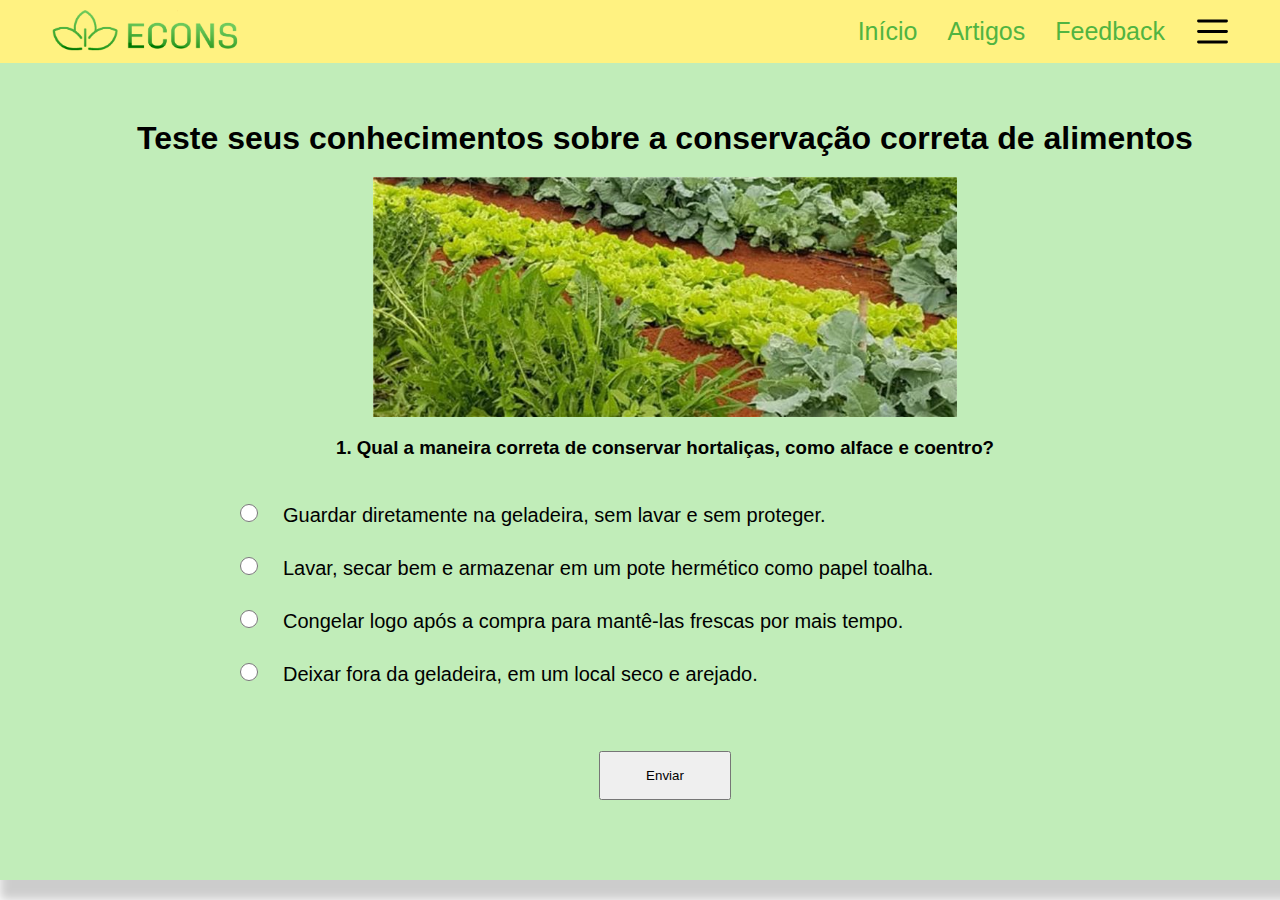
<file: quiz.html>
<!DOCTYPE html>
<html lang="pt-br">

<head>
    <link rel="shortcut icon" type="imagex/png" href="./assets/img/icone-logo.ico">

    <meta name="keywords" content="Frutas, Legumes, Verduras, alimento, desperdício, interativo, quiz" />
    <meta name="description" content="Essa página serve para aproximar ainda mais a teoria da prática, resultando em uma absorção de conhecimento mais eficaz." />

    <meta charset="UTF-8">
    <meta name="viewport" content="width=device-width, initial-scale=1.0">
    <title>Quiz</title>

    <link rel="stylesheet" href="./assets/style/index.css">
    <link rel="stylesheet" href="./assets/style/header.css">
    <link rel="stylesheet" href="./assets/style/quiz.css">
    <link rel="stylesheet" href="./assets/style/rodape.css">
</head>

<body>

    <header class="header">
        <div class="logo">
            <a href="./index.html"><img src="./assets/img/ECONSv2.png" alt=""></a>
        </div>

        <div>
            <nav>
                <ul>
                    <li class="nav-list-item"><a href="./index.html">Início</a></li>
                    <li class="nav-list-item"><a href="./artigo.html">Artigos</a></li>
                    <li class="nav-list-item"><a href="./feedback.html">Feedback</a></li>
                    <li class="menu-hamb">
                        <svg xmlns="http://www.w3.org/2000/svg" x="0px" y="0px" id="menu-hamb"
                            viewBox="0 0 50 50" onclick="mostrarBarraLateral()">
                            <path
                                d="M 5 8 A 2.0002 2.0002 0 1 0 5 12 L 45 12 A 2.0002 2.0002 0 1 0 45 8 L 5 8 z M 5 23 A 2.0002 2.0002 0 1 0 5 27 L 45 27 A 2.0002 2.0002 0 1 0 45 23 L 5 23 z M 5 38 A 2.0002 2.0002 0 1 0 5 42 L 45 42 A 2.0002 2.0002 0 1 0 45 38 L 5 38 z">
                            </path>
                        </svg>
                    </li>
                </ul>
            </nav>
        </div>

    </header>

    <aside id="barraLateral">
        <nav>
            <ol>
                
                <a href="./index.html">
                <li class="nav-list-item-aside">
                        Início
                    </li>
                </a>
                
                <a href="./artigo.html">
                <li class="nav-list-item-aside">
                        Artigos
                    </li>
                </a>
                
                <a href="./feedback.html">
                <li class="nav-list-item-aside">
                        Feedback
                    </li>
                </a>
                <p id="veja-catalogo-menu-hamb">Veja nosso catálogo completo de</p>
                <a href="./frutas.html" target="_self"><li>Frutas</li></a>
                <a href="./legumes.html" target="_self"><li>Legumes</li></a>
                <a href="./verduras.html" target="_self"><li>Verduras</li></a>
            </ol>
        </nav>
    </aside>

    <main>

        <div id="tituloInicial">
            <h1 class="txt-center">Teste seus conhecimentos sobre a conservação correta de alimentos</h1>
        </div>

        <div class="display_block" id="blocoQuestao01">
            <div class="imagem-questao"></div>

            <h3 class="txt-center">1. Qual a maneira correta de conservar hortaliças, como alface e coentro?</h3>
            <div class="alternativas">
                <p>
                    <input type="radio" value="0" name="questao" >Guardar diretamente na
                    geladeira, sem lavar e sem proteger.
                </p>

                <p>
                    <input type="radio" value="1" name="questao" >Lavar, secar bem e armazenar
                    em um pote hermético como papel
                    toalha.
                </p>

                <p>
                    <input type="radio" value="0" name="questao" >Congelar logo após a compra
                    para mantê-las frescas por mais
                    tempo.
                </p>

                <p>
                    <input type="radio" value="0" name="questao" >Deixar fora da geladeira, em
                    um local seco e arejado.
                </p>

            </div>

            <div class="centralizar">
                <button onclick="proximaQuestao()">Enviar</button>
            </div>


        </div>

        <div class="display_none" id="blocoQuestao02">
            <div class="imagem-questao"></div>

            <h3 class="txt-center">2. Qual a maneira correta de conservar batatas? </h3>
            <div class="alternativas">
                <p>
                    <input type="radio" value="0" name="questao">
                    Guardar na geladeira para manter a umidade.
                </p>

                <p>
                    <input type="radio" value="1" name="questao">
                    Armazenar em local fresco, seco e escuro.
                </p> <!-- CORRETA -->

                <p>
                    <input type="radio" value="0" name="questao">
                    Congelar logo após a compra.

                </p>
                <P>
                    <input type="radio" value="0" name="questao">
                    Deixar exposta ao sol para manter firme.

                </P>
            </div>

            <div class="centralizar">
                <button onclick="proximaQuestao()">Enviar</button>
            </div>

        </div>

        <div class="display_none" id="blocoQuestao03">
            <div class="imagem-questao"></div>

            <h3 class="txt-center">3. Como conservar cenouras para que durem mais tempo?</h3>
            <div class="alternativas">
                <p>
                    <input type="radio" value="1" name="questao">
                    Lavar, secar bem e guardar na geladeira em saco plástico perfurado.
                </p>

                <p>
                    <input type="radio" value="0" name="questao">
                    Armazenar em local seco e quente.
                </p>

                <p>
                    <input type="radio" value="0" name="questao">
                    Cortar em pedaços e deixar em temperatura ambiente.

                </p>
                <P>
                    <input type="radio" value="0" name="questao">
                    Congelar imediatamente após lavar.

                </P>

            </div>

            <div class="centralizar">
                <button onclick="proximaQuestao()">Enviar</button>
            </div>

        </div>

        <div class="display_none" id="blocoQuestao04">
            <div class="imagem-questao"></div>

            <h3 class="txt-center">4. Qual é a melhor forma de armazenar abobrinhas?</h3>
            <div class="alternativas">

                <p>
                    <input type="radio" value="0" name="questao">
                    Deixar em temperatura ambiente até consumir.
                </p>

                <p>
                    <input type="radio" value="1" name="questao">
                    Guardar na geladeira em saco plástico sem lavar.
                </p>

                <p>
                    <input type="radio" value="0" name="questao">
                    Congelar logo após a compra.
                </p>

                <p>
                    <input type="radio" value="0" name="questao">
                    Lavar e secar, deixando em local arejado.
                </p>

            </div>

            <div class="centralizar">
                <button onclick="proximaQuestao()">Enviar</button>
            </div>

        </div>

        <div class="display_none" id="blocoQuestao05">
            <div class="imagem-questao"></div>

            <h3 class="txt-center">5. Como conservar bananas para evitar que amadureçam muito rápido?</h3>
            <div class="alternativas">

                <p>
                    <input type="radio" value="0" name="questao">
                    Guardar na geladeira.
                </p>

                <p>
                    <input type="radio" value="0" name="questao">
                    Congelar quando começarem a amadurecer.
                </p>

                <p>
                    <input type="radio" value="0" name="questao">
                    Lavar e deixar na geladeira.
                </p>

                <p>
                    <input type="radio" value="1" name="questao">
                    Manter em temperatura ambiente, penduradas ou separadas das demais frutas.
                </p>
            </div>

            <div class="centralizar">
                <button onclick="proximaQuestao()">Enviar</button>
            </div>

        </div>

        <div class="display_none" id="blocoQuestao06">
            <div class="imagem-questao"></div>

            <h3 class="txt-center">6. Qual a maneira correta de armazenar morangos?</h3>
            <div class="alternativas">

                <p>
                    <input type="radio" value="0" name="questao">
                    Lavar e guardar na geladeira em recipiente aberto.
                </p>

                <p>
                    <input type="radio" value="0" name="questao">
                    Congelar imediatamente após a compra.
                </p>

                <p>
                    <input type="radio" value="1" name="questao">
                    Guardar na geladeira sem lavar, em um pote com papel toalha.
                </p>

                <p>
                    <input type="radio" value="0" name="questao">
                    Deixar em temperatura ambiente até consumir.
                </p>
            </div>

            <div class="centralizar">
                <button onclick="proximaQuestao()">Enviar</button>
            </div>

        </div>

        <div class="display_none" id="blocoQuestao07">
            <div class="imagem-questao"></div>

            <h3 class="txt-center">7. Como conservar maçãs por mais tempo</h3>
            <div class="alternativas">

                <p>
                    <input type="radio" value="1" name="questao">
                    Deixar em local fresco e seco fora da geladeira.
                </p>

                <p>
                    <input type="radio" value="0" name="questao">
                    Armazenar na geladeira dentro de um saco plástico fechado.
                </p>

                <p>
                    <input type="radio" value="0" name="questao">
                    Lavar e secar antes de guardar.
                </p>

                <p>
                    <input type="radio" value="0" name="questao">
                    Congelar logo após a compra.
                </p>
            </div>

            <div class="centralizar">
                <button onclick="proximaQuestao()">Enviar</button>
            </div>

        </div>

        <div class="display_none" id="blocoQuestao08">
            <div class="imagem-questao"></div>

            <h3 class="txt-center">8. Como conservar espinafre fresco?</h3>
            <div class="alternativas">

                <p>
                    <input type="radio" value="0" name="questao">
                    Manter em temperatura ambiente até consumir.
                </p>

                <p>
                    <input type="radio" value="0" name="questao">
                    Congelar logo após a compra.
                </p>

                <p>
                    <input type="radio" value="0" name="questao">
                    Deixar em local arejado fora da geladeira.
                </p>

                <p>
                    <input type="radio" value="1" name="questao">
                    Lavar, secar e guardar em um saco plástico com papel toalha na geladeira.
                </p>
            </div>

            <div class="centralizar">
                <button onclick="proximaQuestao()">Enviar</button>
            </div>

        </div>

        <div class="display_none" id="blocoQuestao09">
            <div class="imagem-questao"></div>

            <h3 class="txt-center">9. Qual a maneira correta de armazenar couve?</h3>
            <div class="alternativas">

                <p>
                    <input type="radio" value="0" name="questao">
                    Congelar imediatamente após a compra.
                </p>

                <p>
                    <input type="radio" value="1" name="questao">
                    Guardar na geladeira em saco plástico bem fechado.
                </p>

                <p>
                    <input type="radio" value="0" name="questao">
                    Deixar em local fresco e seco fora da geladeira.
                </p>

                <p>
                    <input type="radio" value="0" name="questao">
                    Lavar e guardar diretamente na geladeira sem secar.
                </p>
            </div>

            <div class="centralizar">
                <button onclick="proximaQuestao()">Enviar</button>
            </div>

        </div>

        <div class="display_none" id="blocoQuestao10">
            <div class="imagem-questao"></div>

            <h3 class="txt-center">10. Como conservar rúcula para que dure mais?</h3>
            <div class="alternativas">

                <p>
                    <input type="radio" value="1" name="questao">
                    Lavar, secar e armazenar na geladeira em recipiente fechado com papel toalha.
                </p>

                <p>
                    <input type="radio" value="0" name="questao">
                    Deixar em temperatura ambiente.
                </p>

                <p>
                    <input type="radio" value="0" name="questao">
                    Congelar logo após a compra.
                </p>

                <p>
                    <input type="radio" value="0" name="questao">
                    Lavar e guardar sem secar na geladeira.
                </p>
            </div>

            <div class="centralizar">
                <button onclick="proximaQuestao()">Enviar</button>
            </div>

        </div>

        <div id="resultado" class="display_none txt-center">
            

            




        </div>

    </main>

    <script src="./assets/js/quiz.js"></script>
    <script src="./assets/js/exibirMenu.js"></script>
</body>

</html>
</file>
<file: assets/style/index.css>
/* estilo global */

* {
    margin: 0;
    padding: 0;
    font-family: Arial, sans-serif;
}

.display-none{
    display: none;
}
</file>
<file: assets/style/mainintro.css>
.display_block {
    display: block;
}

.display_none {
    display: block;
}

.intro {
    background-image: url(./../img/frutas.jpg);
    background-size: cover;
    background-repeat: no-repeat;
    width: 100%;
}

.intro-info {
    color: white;
    font-size: 1.5em;
    z-index: 0;
}

.intro-info h1 {
    padding-top: 10%;
    margin-bottom: 50px;
    margin-left: 3%;
}

.intro-info p{
    margin-bottom: 50px;
    max-width: 900px;
    margin-left: 3%;
}

p#missao{
    max-width: 750px;
    font-size: 26px;
}

.intro-info button {
    margin-left: 3%;
    margin: 0 auto;
    text-align: center;
    padding: 0 25px;
    height: 60px;
    background-color: #51b441;
    border: 0;
    transition: .8s;
    display: flex;
    align-items: center;
}

.intro-info button:hover {
    cursor: pointer;
    transition: .8s;
    letter-spacing: 2px;
    font-size: 20px;
}

.intro-info a{
    color: black;
    text-decoration: none;
    margin: auto;
    text-align: center;
}

#pretencao{
    font-size: 26px;
}

#intro-btn-navegacao {
    padding-top: 50px;
    display: flex;
    justify-content: center;
    align-items: flex-end;
    text-align: center;
}

#intro-btn-navegacao svg{
    margin: 0 20px;
    border: none;
    border-radius: 50%;
    background-color: white;
    height: 40px;
    width: 40px;
    margin-bottom: 50px;
}

#intro-btn-navegacao button:hover{
    cursor: pointer;
}

@media (max-width: 780px) {
    .intro-info h1 {
        text-align: center;
        letter-spacing: 2px;
        padding: 100px 2% 0 2%;
    }

    .intro-info p{
        text-align: justify;
        padding: 0 3% 0 3%;
        margin: 0;
    }

    .intro-info button {
        text-align: center;
        margin-top: 20px;
        
    }
}

@media (max-width: 610px) {
    .intro .intro-info p#missao, p#pretencao {
        font-size: 25px;
    }
}
</file>
<file: assets/style/pontos-positivos.css>
#section-pontos-positivos{
    padding-bottom: 50px;
}

.pontos-positivos {
    display: flex;
    flex-wrap: wrap;
    justify-content: space-between;
    padding-top: 50px;

}

.box {
    flex: 1 1 calc(29.333%) ;
    padding: 70px 2% 0 2%;
    width: 100%;
    text-align: justify;
}

.box h3 {
    text-align: center;
    padding-bottom: 15px;
}

.box-content {
    width: 90%;
    height: 220px;
    margin: 0 auto;
    margin-bottom: 20px;
    text-align: center;
}

.box-content img{
    width: 200px;
}

@media (max-width: 980px) {
    .box {
        flex: 1 1 calc(46%) ;
        padding: 30px 2%;
    }
    
}

@media (max-width: 600px) {
    .box {
        flex: 1 1 calc(100%);
        padding: 20px 4%;
    }
    
}
</file>
<file: assets/style/carrossel.css>
.center{
    text-align: center;
    padding-top: 50px;
}

#carrossel {
    display: flex;
    justify-content: center;
}

.none {
    display: none;
}

.flv {
    padding: 100px 30px 100px 30px;
    width: 400px;
    height: 300px;
    text-align: justify;
}

.flv-image {
    width: 90%;
    height: 220px;
    margin: 0 auto;
    margin-bottom: 20px;
}

.flv h3 {
    padding-bottom: 15px;
    text-align: center;
}

/* F R U T A S */

#maca {
    background-image: url(../img/fruta/red-apple-isolated.jpg);
    background-position: center;
    background-size: contain;
    background-repeat: no-repeat;
}

#pera {
    background-image: url(../img/fruta/pera_isolated.png);
    background-position: center;
    background-size: contain;
    background-repeat: no-repeat;
}

#banana {
    background-image: url(../img/fruta/banana_isolated.png);
    background-position: center;
    background-size: contain;
    background-repeat: no-repeat;
}

#kiwi {
    background-image: url(../img/fruta/kiwi_isolated.png);
    background-position: center;
    background-size: contain;
    background-repeat: no-repeat;
}

#manga {
    background-image: url(../img/fruta/manga_isolated.png);
    background-position: center;
    background-size: contain;
    background-repeat: no-repeat;
}

#melancia {
    background-image: url(../img/fruta/melancia_isolated.png);
    background-position: center;
    background-size: contain;
    background-repeat: no-repeat;
}

#pessego {
    background-image: url(../img/fruta/pessego_isolated.png);
    background-position: center;
    background-size: contain;
    background-repeat: no-repeat;
}

#abacaxi {
    background-image: url(../img/fruta/abacaxi_isolated.jpg);
    background-position: center;
    background-size: contain;
    background-repeat: no-repeat;
}

#laranja {
    background-image: url(../img/fruta/laranja_isolated.png);
    background-position: center;
    background-size: contain;
    background-repeat: no-repeat;
}

/* L E G U M E S */

#pepino {
    background-image: url(../img/legume/pepino_isolated.png);
    background-position: center;
    background-size: contain;
    background-repeat: no-repeat;
}

#abobora {
    background-image: url(../img/legume/abobora_isolated.png);
    background-position: center;
    background-size: contain;
    background-repeat: no-repeat;
}

#batata {
    background-image: url(../img/legume/batata_isolated.png);
    background-position: center;
    background-size: contain;
    background-repeat: no-repeat;
}

#cebola {
    background-image: url(../img/legume/cebola_isolated.png);
    background-position: center;
    background-size: contain;
    background-repeat: no-repeat;
}

#beterraba {
    background-image: url(../img/legume/beterraba_isolated.png);
    background-position: center;
    background-size: contain;
    background-repeat: no-repeat;
}

#aspargo {
    background-image: url(../img/legume/aspargo_isolated.png);
    background-position: center;
    background-size: contain;
    background-repeat: no-repeat;
}

#rabanete {
    background-image: url(../img/legume/rabanete_isolated.png);
    background-position: center;
    background-size: contain;
    background-repeat: no-repeat;
}

#ervilha {
    background-image: url(../img/legume/ervilha_isolated.png);
    background-position: center;
    background-size: contain;
    background-repeat: no-repeat;
}

#berinjela {
    background-image: url(../img/legume/berinjela_isolated.png);
    background-position: center;
    background-size: contain;
    background-repeat: no-repeat;
}

/* V E R D U R A S */

#alface {
    background-image: url(../img/verdura/alface_isolated.png);
    background-position: center;
    background-size: contain;
    background-repeat: no-repeat;
}

#couve {
    background-image: url(../img/verdura/couve_isolated.png);
    background-position: center;
    background-size: contain;
    background-repeat: no-repeat;
}

#espinafre {
    background-image: url(../img/verdura/espinafre_isolated.png);
    background-position: center;
    background-size: contain;
    background-repeat: no-repeat;
}



#brocolis {
    background-image: url(../img/verdura/brocolis_isolated.jpg);
    background-position: center;
    background-size: contain;
    background-repeat: no-repeat;
}

#agriao {
    background-image: url(../img/verdura/agriao_isolated.png);
    background-position: center;
    background-size: contain;
    background-repeat: no-repeat;
}

#repolho {
    background-image: url(../img/verdura/repolho_isolated.png);
    background-position: center;
    background-size: contain;
    background-repeat: no-repeat;
}




#acelga {
    background-image: url(../img/verdura/acelga_isolated.jpg);
    background-position: center;
    background-size: contain;
    background-repeat: no-repeat;
}

#pimentao {
    background-image: url(../img/verdura/oregano-isolated.png);
    background-position: center;
    background-size: contain;
    background-repeat: no-repeat;
}

#coentro {
    background-image: url(../img/verdura/coentro_isolated.png);
    background-position: center;
    background-size: contain;
    background-repeat: no-repeat;
}


.esq {
    margin-left: 10px;
    position: relative;
    top: 50%;
    background-image: url(../img/arrow-arrow-left.png);
    width: 50px;
    height: 50px;
    background-position: center;
    background-size: contain;
    background-repeat: no-repeat;
    border: 0;
    background-color: unset;
}

.dir {
    margin-right: 10px;
    position: relative;
    top: 50%;
    background-image: url(../img/arrow-arrow-right.png);
    width: 50px;
    height: 50px;
    background-position: center;
    background-size: contain;
    background-repeat: no-repeat;
    border: 0;
    background-color: unset;
}

#carrossel button:hover {
    cursor: pointer;
}

@media ( max-width: 1050px ) {
    .flv{
        padding-bottom: 170px;
    }
}

@media(max-width: 780px){
    #carrossel, .carrossel-title{
        display: none
    }

}
</file>
<file: assets/style/sessao-catalogo.css>
.container-catalogo{
    display: flex;
    justify-content: space-around;
    align-items: center;
}

.container-catalogo-itens{
    padding-top: 100px;
    margin-top: 50px;
    background-color: rebeccapurple;
    width: 250px;
}
</file>
<file: assets/style/header.css>
.nav-list-item-aside{
    display: none;
}

.header {
    font-size: 0;
    z-index: 1;
    width: 100%;
    position: fixed;
    top: 0;
    left: 0;
    display: flex;
    justify-content: space-between;
    align-items: center;
    background-color: #fff281;
    padding: 10px 0;
}

.header .logo img {
    width: 200px;
    margin-left: 50px;
}

.header nav ul {
    display: flex;
    align-items: center;
    list-style: none;
    margin: 0;
    padding: 0;
}

.header li {
    margin-left: 30px;
    font-size: 25px;
}

.header li a {
    text-decoration: none;
    color: #51b441;
}

.menu-hamb {
    margin: 0 50px 0 0;
    cursor: pointer;
    width: 35px;
    height: 35px;
}

#barraLateral {
    display: none;
    padding-top: 78px;
    background-color: #fff281;
    margin: 0 auto;
    text-align: center;
    transition: .9s;
}

#barraLateral p {
    border-top: 1px solid black;
    padding-top: 5px;
    margin-bottom: 3px;
}

#barraLateral a {
    color: black;
    text-decoration: none;
}

aside#barraLateral ol {
    margin-bottom: 0;
    padding-left: 0;
}

#barraLateral ol li {
    border-top: 1px solid black;
    list-style: none;
    padding: 5px 0;
}

#barraLateral ol li:hover {
    background-color: #faea54f9;
    transition: .2s;
}

@media(max-width: 780px){
    .nav-list-item{
        display: none;
    }

    #veja-catalogo-menu-hamb{
        display: none
    }

    .nav-list-item-aside{
        display: block;
    }
}
</file>
<file: assets/style/rodape.css>
.semEstiloAncora{
    color: white;
}

.rodape {
    display: flex;
    justify-content: space-around;
    align-items: center;
    background-color: #057b05;
    color: white;
    padding: 20px;
}

.rodape li {
    list-style: none;
    padding: 2px 0;
}

.rodape .icones-rodape  a  {
    width: 800px;
    height: 800px;
    padding-top: 20px;
}

.rodape div.icones-rodape img:first-child {
    width: 40px;
    height: auto;
    padding-top: 20px;
    padding-right: 10px;
}

.link-footer a{
    color: white;
    text-decoration: none;
}

.link-footer p{
    text-align: center;
}

@media (max-width: 620px) {
    footer{
        font-size: 15px;
    }
    
}

@media (max-width: 450px) {
    footer{
        font-size: 12px;
    }
    
}
</file>
<file: assets/style/article.css>
html body main .accordion {
    width: 100%;
}

.accordion-item {
    width: 90%;
    margin: 0 auto;
}

main {
    padding-top: 80px;
    background-color: rgba(171, 231, 160, 0.737);
    margin: 0 auto;
    padding-bottom: 50px;
    min-height: 100vh;
    box-shadow: 10px 10px 10px 10px rgb(0 0 0 / 20%);
}

article.container {
    max-width: 900px;
    margin: 0 auto;
}

.container h2 {
    font-size: 26px;
    font-weight: bold;
    margin-top: 20px;
}

.container h3 {
    font-size: 20px;
    font-weight: bold;
    margin-top: 20px;
}

.container p, .container li {
    font-size: 23px;
    text-align: justify;
}

.container li {
    margin: 10px 0;
}

@media (max-width:680px) {
    body main .container p,
    body main .container li{
        font-size: 100%;
    }
}
</file>
<file: assets/style/feedback.css>
main{
    padding-top: 100px;
}

h1{
    text-align: center;
}

form{
    max-width: 1000px;
    margin: 10px auto;
    
    padding: 15px;
}

.box-botoes button:last-child {
    background-color: green;
    border: green;
}

.box-botoes button:last-child:focus{
    background-color: green;
    border: green;
}
</file>
<file: assets/style/estilo_catalogo.css>
main{
    margin: 150px 0;
}

.row{
    gap: 50px;
    margin-top: 50px;
    padding: 0 4%;
}

.col{
    border: 2px solid black;
    gap: 300px;
    height: 250px;
    min-width: 250px;
}

.col:hover{
    cursor: pointer;
}

.conteudo-pesquisa-content{
    padding: 0px 80px 20px;
}

.conteudo-pesquisa-content p {
    font-size: 23px;
}

.conteudo-pesquisa-content li {
    font-size: 23px;
    font-weight: bold;
}

@media (max-width: 1399px) {
    .col{
        min-width: 40%;
    }
}

@media (max-width: 700px) {
    body div.modal-body{
        font-size: 100%;
    }
}

@media (max-width: 420px) {
    .col{
        min-width: 100%;
    }
}
</file>
<file: assets/style/quiz.css>
.display_block {
    display: block;
}

.display_none {
    display: none;
}

.centralizar {
    margin: 0 auto;
    text-align: center;
}

main {
    padding-top: 120px;
    background-color: rgba(171, 231, 160, 0.737);
    max-width: 1280px;
    margin: 0 auto;
    padding-left: 50px;
    padding-bottom: 80px;
    box-shadow: 10px 10px 10px 10px rgb(0 0 0 / 20%);
}

.txt-center {
    text-align: center;
}

h1 {
    padding: 0px 0 20px 0;
}

.imagem-questao {
    margin: 0 auto;
    padding: 20px 0;
    width: 1000px;
    height: 200px;
    background-size: contain;
    background-repeat: no-repeat;
}

#blocoQuestao01 .imagem-questao {
    background-image: url('../img/quiz/quiz1-questao1.jpeg');
    background-position: center;

}

#blocoQuestao02 .imagem-questao {
    background-image: url('../img/quiz/quiz1-questao2.jpeg');
    background-position: center;
}

#blocoQuestao03 .imagem-questao {
    background-image: url('../img/quiz/quiz1-questao3.png');
    background-position: center;
}

#blocoQuestao04 .imagem-questao {
    background-image: url('../img/quiz/quiz1-questao4.jpeg');
    background-position: center;
    background-size: contain;
}

#blocoQuestao05 .imagem-questao {
    background-image: url('../img/quiz/quiz1-questao5.jpeg');
    background-position: center;
}

#blocoQuestao06 .imagem-questao {
    background-image: url('../img/quiz/quiz1-questao6.jpeg');
    background-position: center;
}

#blocoQuestao07 .imagem-questao {
    background-image: url('../img/quiz/quiz1-questao7.jpeg');
    background-position: center;
}

#blocoQuestao08 .imagem-questao {
    background-image: url('../img/quiz/quiz1-questao8.jpeg');
    background-position: center;
}

#blocoQuestao09 .imagem-questao {
    background-image: url('../img/quiz/quiz1-questao9.jpeg');
    background-position: center;
}

#blocoQuestao10 .imagem-questao {
    background-image: url('../img/quiz/quiz1-questao10.jpeg');
    background-position: center;
}

h3 {
    padding: 20px 0 40px 0;
}

main div p {
    padding: 5px 0;
    margin-bottom: 20px;
    font-size: 20px;
}

aside nav ol li.item-list-from-header{
    display: none;
}


.alternativas {
    max-width: 850px;
    margin: 0 auto;
    padding-bottom: 40px;
}

input {
    margin-right: 25px;
    width: 18px;
    height: 18px;
}

button {
    padding: 15px 45px;
}

@media (max-width: 1080px) {
    main {
        box-shadow: none;
        width: 100%;
        padding-left: 0;
    }

    h1 {
        font-size: 1.5em;
    }

    h3 {
        font-size: 1em;
        width: 80%;
        margin: 10px auto;
    }

    .alternativas {
        width: 80%;
    }

    #resultado{
        padding: 80px;
    }

}

@media (max-width: 880px) {
    main div p {
        width: 100%;
        font-size: 16px;
    }

    .imagem-questao{
        max-width: 500px;
    }

    body aside nav ol {
        display: block;
    }

    #resultado{
        padding: 50px;
    }

}


@media (max-width: 750px) {

    main h1{
        padding: 0 5%;
        margin-bottom: 20px;
    }

    .imagem-questao{
        max-width: 400px;
        padding: 0 5%;
    }

    #resultado{
        padding: 0 2%;
    }

    
}

@media (max-width: 560px) {
    .imagem-questao{
        max-width: 250px;
    }

    #resultado iframe{
        max-width: 300px;
    }
}
</file>
